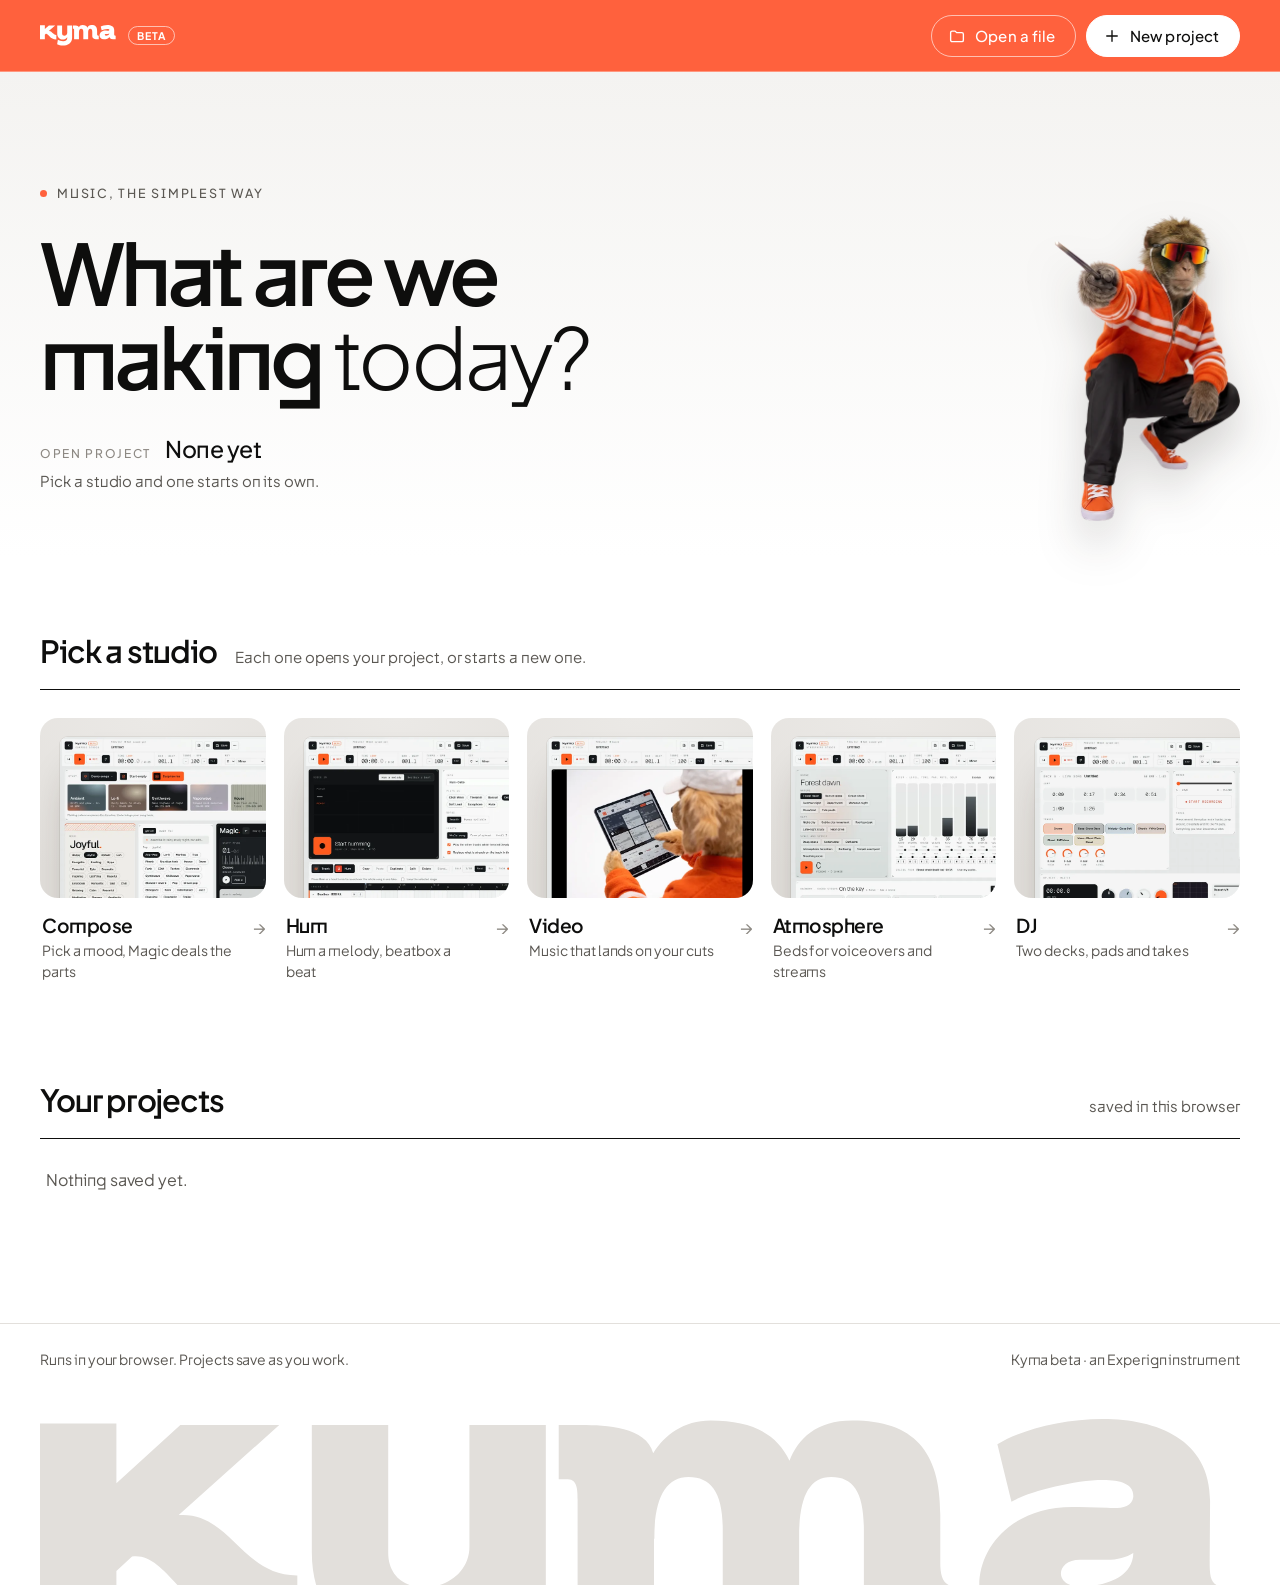
<file: index.html>
<!doctype html>
<html lang="en">
<head>
<meta charset="utf-8">
<meta name="viewport" content="width=device-width,initial-scale=1,viewport-fit=cover">
<style>body{margin:0}[hidden]{display:none!important}</style>
</head>
<body>
<title>Kyma</title>
<link rel="preconnect" href="https://fonts.googleapis.com">
<link rel="preconnect" href="https://fonts.gstatic.com" crossorigin>
<link rel="stylesheet" href="https://fonts.googleapis.com/css2?family=Plus+Jakarta+Sans:wght@300..800&display=swap">
<link rel="stylesheet" href="kyma.css">
<link rel="stylesheet" href="home.css">
<style>[hidden]{display:none!important}</style>
<header class="k-bar">
  <div class="k-in k-bar-in">
    <a class="k-brand" href="index.html" aria-label="Kyma home"><svg class="wordmark" role="img" aria-label="Kyma" viewBox="0 0 116 32" fill="currentColor"><path d="M93.9072 8.00663L92.5469 2.44863C94.7234 1.08828 98.8045 0 102.73 0C108.055 0 113.185 2.02109 113.108 8.0455L113.069 13.7201V13.7978C113.069 15.5469 113.185 16.2853 115.012 16.2853H115.284V21.5713C109.726 21.5713 106.384 21.2215 105.801 18.1121C104.324 20.4441 101.409 21.7267 97.4053 21.7656C92.9355 21.8045 90.7979 19.0449 90.7979 16.0521C90.7979 12.3598 94.0627 8.23983 100.398 8.5119L103.158 8.58964C104.246 8.66737 105.567 8.62851 105.684 7.54023V7.38476C105.684 6.29648 104.44 5.90781 102.769 5.90781C99.6984 5.90781 95.1898 7.19042 93.9072 8.00663ZM105.684 12.9428C105.023 13.3703 104.168 13.6035 103.119 13.6035H100.631C99.3486 13.5646 98.6879 14.2642 98.6879 14.925C98.6879 15.5857 99.3486 16.2465 100.709 16.2076C102.03 16.1687 105.567 15.7412 105.684 13.0205V12.9428Z"/><path d="M59.3531 21.5713H51.9684V7.77342C51.9684 6.95721 51.9684 5.83007 51.0355 5.83007H50.1416V0.583002H51.0355C51.3854 0.583002 51.8129 0.583002 52.3182 0.583002C54.7279 0.583002 58.6146 0.777337 59.2754 3.3037C60.4025 1.55468 62.1904 0.155464 64.8334 0.155464C68.7978 0.155464 71.2465 1.43808 72.4513 4.04218C73.2676 1.94335 75.0166 0.155464 78.5146 0.155464C84.5002 0.155464 87.0265 3.14823 87.0265 9.21151V13.8367C87.0265 15.5857 87.4541 16.3242 89.242 16.3242H89.514L89.5529 21.5713C88.9699 21.5713 88.2703 21.6101 87.4929 21.6101C84.0726 21.6101 79.6418 21.1826 79.6418 16.6351V10.6885C79.6418 7.15155 78.6701 5.59686 76.4935 5.59686C74.3558 5.59686 73.5008 7.50135 73.3842 10.8051V21.5713H65.9994V10.6885C65.9994 7.15155 64.9111 5.59686 62.6957 5.59686C60.4414 5.59686 59.3531 7.77342 59.392 11.5824H59.3531V21.5713Z"/><path d="M26.2756 12.9039V0.583015H33.6603V12.9039C33.6603 15.2359 35.3316 16.2853 37.1584 16.2853C39.2572 16.2853 41.5115 14.8473 41.5115 12.3209V0.583015H48.8963V19.2781C48.8963 27.4402 42.5221 31.3269 34.2822 31.3269C31.6781 31.3269 28.4521 30.433 26.1201 29.267L27.2084 22.543C29.0352 23.9033 32.3389 24.7973 35.2928 24.7973C39.6459 24.7973 41.5504 23.0094 41.5504 19.5891V18.6562C39.918 20.9883 37.3139 22.1543 34.7098 22.1543C30.5121 22.1543 26.2756 19.0838 26.2756 12.9039Z"/><path d="M0 21.5713V0.424309H7.38476V6.21876L13.5646 0.583019H23.126L13.4092 9.28926C18.3842 8.93946 19.4724 15.1582 24.875 15.1193V21.96C14.5363 21.96 13.0205 12.7096 8.90058 13.2926L7.38476 14.6918V21.5713H0Z"/></svg><span class="k-beta">beta</span></a>
    <nav class="k-nav" aria-label="Projects">
      <button class="k-pill ghost" id="hImport" type="button"><svg viewBox="0 0 24 24" aria-hidden="true"><path d="M3.5 7.5a2 2 0 0 1 2-2h4l2 2h7a2 2 0 0 1 2 2v8a2 2 0 0 1-2 2h-13a2 2 0 0 1-2-2z"/></svg><span>Open a file</span></button>
      <button class="k-pill" id="hNew" type="button"><svg viewBox="0 0 24 24" aria-hidden="true"><path d="M12 5v14M5 12h14"/></svg><span>New project</span></button>
      <input type="file" id="hFile" accept=".kyma,.spectral,.json,application/json" hidden>
    </nav>
  </div>
</header>

<main class="k-home" id="app" data-studio="home">
  <div class="k-band">
  <section class="k-in k-hero" aria-labelledby="hTitle">
    <div class="k-hero-copy">
      <p class="k-eyebrow">Music, the simplest way</p>
      <h1 id="hTitle">What are we making <span class="soft">today?</span></h1>
      <p class="k-cur" aria-live="polite"><span class="k-cur-l">Open project</span><b id="hCurName">None yet</b><span id="hCurMeta"></span></p>
    </div>
    <img class="k-mascot" src="media/monkey.webp" alt="" width="374" height="616" decoding="async">
  </section>
  </div>

  <section class="k-in k-pick" aria-labelledby="hPick">
    <div class="k-sec-h"><h2 id="hPick">Pick a studio</h2><p>Each one opens your project, or starts a new one.</p></div>
    <nav class="k-studios" aria-label="Studios">
      <a class="studio k-card" href="compose.html" data-studio="compose"><span class="k-stage" aria-hidden="true"><span class="k-screen"><img src="media/studio-compose.webp" alt="" width="1080" height="675" decoding="async"></span></span><span class="k-cap"><b>Compose</b><small>Pick a mood, Magic deals the parts</small></span><span class="k-ar" aria-hidden="true">→</span></a>
      <a class="studio k-card" href="hum.html" data-studio="hum"><span class="k-stage" aria-hidden="true"><span class="k-screen"><img src="media/studio-hum.webp" alt="" width="1080" height="675" decoding="async"></span></span><span class="k-cap"><b>Hum</b><small>Hum a melody, beatbox a beat</small></span><span class="k-ar" aria-hidden="true">→</span></a>
      <a class="studio k-card" href="video.html" data-studio="video"><span class="k-stage" aria-hidden="true"><span class="k-screen"><img src="media/studio-video.webp" alt="" width="1080" height="675" decoding="async"></span></span><span class="k-cap"><b>Video</b><small>Music that lands on your cuts</small></span><span class="k-ar" aria-hidden="true">→</span></a>
      <a class="studio k-card" href="atmos.html" data-studio="atmos"><span class="k-stage" aria-hidden="true"><span class="k-screen"><img src="media/studio-atmos.webp" alt="" width="1080" height="675" decoding="async"></span></span><span class="k-cap"><b>Atmosphere</b><small>Beds for voiceovers and streams</small></span><span class="k-ar" aria-hidden="true">→</span></a>
      <a class="studio k-card" href="dj.html" data-studio="dj"><span class="k-stage" aria-hidden="true"><span class="k-screen"><img src="media/studio-dj.webp" alt="" width="1080" height="675" decoding="async"></span></span><span class="k-cap"><b>DJ</b><small>Two decks, pads and takes</small></span><span class="k-ar" aria-hidden="true">→</span></a>
    </nav>
  </section>

  <section class="k-in k-projects" aria-labelledby="hProjTitle">
    <div class="k-sec-h k-ph"><h2 id="hProjTitle">Your projects</h2><span class="k-meta" id="hCount"></span><span class="grow"></span><span class="k-meta" id="hSync"></span><input id="hSearch" class="k-search" placeholder="Find a project" aria-label="Find a project" spellcheck="false" hidden></div>
    <div class="h-list" id="hList" role="list"></div>
  </section>
</main>

<footer class="k-foot">
  <div class="k-in k-foot-row"><span>Runs in your browser. Projects save as you work.</span><span>Kyma beta · an Experign instrument</span></div>
  <div class="k-in k-foot-mark" aria-hidden="true"><svg class="wordmark" role="img" aria-label="Kyma" viewBox="0 0 116 32" fill="currentColor"><path d="M93.9072 8.00663L92.5469 2.44863C94.7234 1.08828 98.8045 0 102.73 0C108.055 0 113.185 2.02109 113.108 8.0455L113.069 13.7201V13.7978C113.069 15.5469 113.185 16.2853 115.012 16.2853H115.284V21.5713C109.726 21.5713 106.384 21.2215 105.801 18.1121C104.324 20.4441 101.409 21.7267 97.4053 21.7656C92.9355 21.8045 90.7979 19.0449 90.7979 16.0521C90.7979 12.3598 94.0627 8.23983 100.398 8.5119L103.158 8.58964C104.246 8.66737 105.567 8.62851 105.684 7.54023V7.38476C105.684 6.29648 104.44 5.90781 102.769 5.90781C99.6984 5.90781 95.1898 7.19042 93.9072 8.00663ZM105.684 12.9428C105.023 13.3703 104.168 13.6035 103.119 13.6035H100.631C99.3486 13.5646 98.6879 14.2642 98.6879 14.925C98.6879 15.5857 99.3486 16.2465 100.709 16.2076C102.03 16.1687 105.567 15.7412 105.684 13.0205V12.9428Z"/><path d="M59.3531 21.5713H51.9684V7.77342C51.9684 6.95721 51.9684 5.83007 51.0355 5.83007H50.1416V0.583002H51.0355C51.3854 0.583002 51.8129 0.583002 52.3182 0.583002C54.7279 0.583002 58.6146 0.777337 59.2754 3.3037C60.4025 1.55468 62.1904 0.155464 64.8334 0.155464C68.7978 0.155464 71.2465 1.43808 72.4513 4.04218C73.2676 1.94335 75.0166 0.155464 78.5146 0.155464C84.5002 0.155464 87.0265 3.14823 87.0265 9.21151V13.8367C87.0265 15.5857 87.4541 16.3242 89.242 16.3242H89.514L89.5529 21.5713C88.9699 21.5713 88.2703 21.6101 87.4929 21.6101C84.0726 21.6101 79.6418 21.1826 79.6418 16.6351V10.6885C79.6418 7.15155 78.6701 5.59686 76.4935 5.59686C74.3558 5.59686 73.5008 7.50135 73.3842 10.8051V21.5713H65.9994V10.6885C65.9994 7.15155 64.9111 5.59686 62.6957 5.59686C60.4414 5.59686 59.3531 7.77342 59.392 11.5824H59.3531V21.5713Z"/><path d="M26.2756 12.9039V0.583015H33.6603V12.9039C33.6603 15.2359 35.3316 16.2853 37.1584 16.2853C39.2572 16.2853 41.5115 14.8473 41.5115 12.3209V0.583015H48.8963V19.2781C48.8963 27.4402 42.5221 31.3269 34.2822 31.3269C31.6781 31.3269 28.4521 30.433 26.1201 29.267L27.2084 22.543C29.0352 23.9033 32.3389 24.7973 35.2928 24.7973C39.6459 24.7973 41.5504 23.0094 41.5504 19.5891V18.6562C39.918 20.9883 37.3139 22.1543 34.7098 22.1543C30.5121 22.1543 26.2756 19.0838 26.2756 12.9039Z"/><path d="M0 21.5713V0.424309H7.38476V6.21876L13.5646 0.583019H23.126L13.4092 9.28926C18.3842 8.93946 19.4724 15.1582 24.875 15.1193V21.96C14.5363 21.96 13.0205 12.7096 8.90058 13.2926L7.38476 14.6918V21.5713H0Z"/></svg></div>
</footer>
<div class="pop" id="pop" hidden></div>
<div class="toast" id="toast" hidden></div>
<script>window.STUDIO='home';</script>
<script src="core-base.js"></script>
<script src="app-store.js"></script>
<script src="home.js"></script>

</body>
</html>
</file>
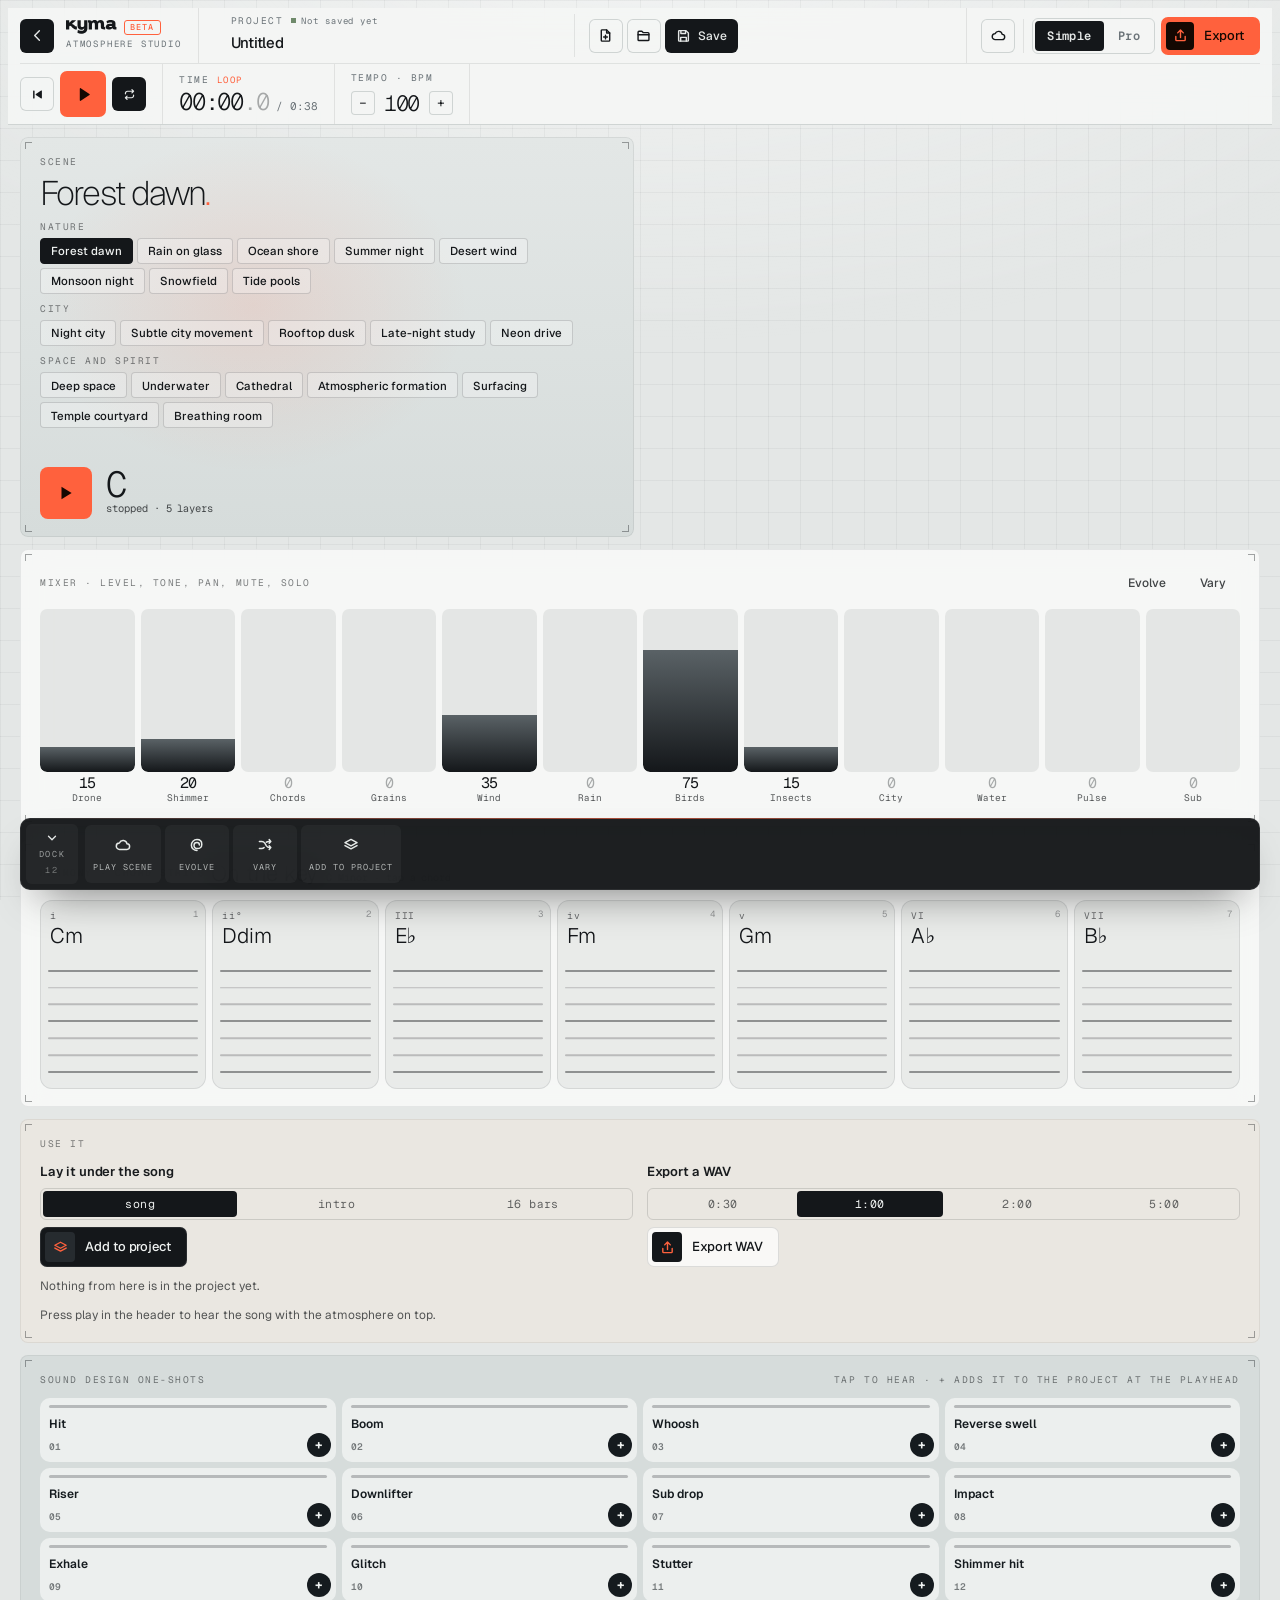
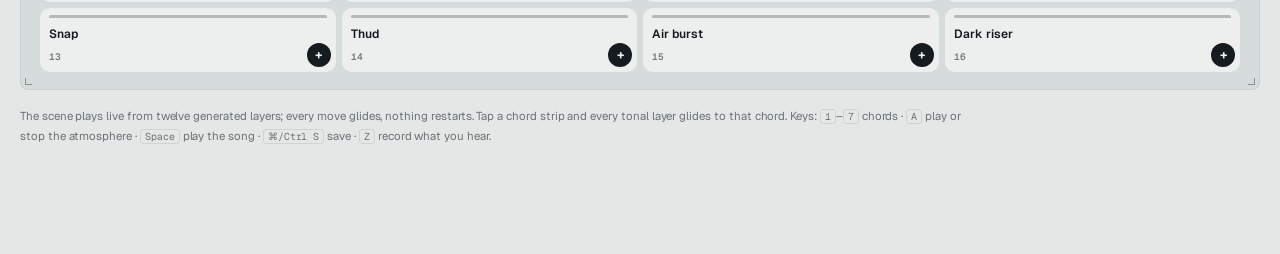
<file: atmos.html>
<!doctype html>
<html lang="en">
<head>
<meta charset="utf-8">
<meta name="viewport" content="width=device-width,initial-scale=1,viewport-fit=cover">
<title>Atmosphere · Kyma</title>
<link rel="preconnect" href="https://fonts.googleapis.com">
<link rel="preconnect" href="https://fonts.gstatic.com" crossorigin>
<link rel="stylesheet" href="https://fonts.googleapis.com/css2?family=Geist:wght@200..600&family=Geist+Mono:wght@300..500&display=swap">
<link rel="stylesheet" href="kyma.css">
<link rel="stylesheet" href="atmos.css">
<link rel="stylesheet" href="chords.css">
<style>[hidden]{display:none!important}</style>
</head>
<body class="studio-atmos">
<div class="app" id="app" data-studio="atmos">
  <header class="cmdbar" id="cmdbar" aria-label="Project and transport">
    <div class="cb-r1">
      <div class="cb-id">
        <button id="homeBtn" class="cb-home" title="All studios and projects" aria-label="Back to the Kyma home screen" data-icon="back"></button>
        <div class="cb-brand"><div class="cb-logo"><svg class="wordmark" role="img" aria-label="Kyma" viewBox="0 0 116 32" fill="currentColor"><path d="M93.9072 8.00663L92.5469 2.44863C94.7234 1.08828 98.8045 0 102.73 0C108.055 0 113.185 2.02109 113.108 8.0455L113.069 13.7201V13.7978C113.069 15.5469 113.185 16.2853 115.012 16.2853H115.284V21.5713C109.726 21.5713 106.384 21.2215 105.801 18.1121C104.324 20.4441 101.409 21.7267 97.4053 21.7656C92.9355 21.8045 90.7979 19.0449 90.7979 16.0521C90.7979 12.3598 94.0627 8.23983 100.398 8.5119L103.158 8.58964C104.246 8.66737 105.567 8.62851 105.684 7.54023V7.38476C105.684 6.29648 104.44 5.90781 102.769 5.90781C99.6984 5.90781 95.1898 7.19042 93.9072 8.00663ZM105.684 12.9428C105.023 13.3703 104.168 13.6035 103.119 13.6035H100.631C99.3486 13.5646 98.6879 14.2642 98.6879 14.925C98.6879 15.5857 99.3486 16.2465 100.709 16.2076C102.03 16.1687 105.567 15.7412 105.684 13.0205V12.9428Z"/><path d="M59.3531 21.5713H51.9684V7.77342C51.9684 6.95721 51.9684 5.83007 51.0355 5.83007H50.1416V0.583002H51.0355C51.3854 0.583002 51.8129 0.583002 52.3182 0.583002C54.7279 0.583002 58.6146 0.777337 59.2754 3.3037C60.4025 1.55468 62.1904 0.155464 64.8334 0.155464C68.7978 0.155464 71.2465 1.43808 72.4513 4.04218C73.2676 1.94335 75.0166 0.155464 78.5146 0.155464C84.5002 0.155464 87.0265 3.14823 87.0265 9.21151V13.8367C87.0265 15.5857 87.4541 16.3242 89.242 16.3242H89.514L89.5529 21.5713C88.9699 21.5713 88.2703 21.6101 87.4929 21.6101C84.0726 21.6101 79.6418 21.1826 79.6418 16.6351V10.6885C79.6418 7.15155 78.6701 5.59686 76.4935 5.59686C74.3558 5.59686 73.5008 7.50135 73.3842 10.8051V21.5713H65.9994V10.6885C65.9994 7.15155 64.9111 5.59686 62.6957 5.59686C60.4414 5.59686 59.3531 7.77342 59.392 11.5824H59.3531V21.5713Z"/><path d="M26.2756 12.9039V0.583015H33.6603V12.9039C33.6603 15.2359 35.3316 16.2853 37.1584 16.2853C39.2572 16.2853 41.5115 14.8473 41.5115 12.3209V0.583015H48.8963V19.2781C48.8963 27.4402 42.5221 31.3269 34.2822 31.3269C31.6781 31.3269 28.4521 30.433 26.1201 29.267L27.2084 22.543C29.0352 23.9033 32.3389 24.7973 35.2928 24.7973C39.6459 24.7973 41.5504 23.0094 41.5504 19.5891V18.6562C39.918 20.9883 37.3139 22.1543 34.7098 22.1543C30.5121 22.1543 26.2756 19.0838 26.2756 12.9039Z"/><path d="M0 21.5713V0.424309H7.38476V6.21876L13.5646 0.583019H23.126L13.4092 9.28926C18.3842 8.93946 19.4724 15.1582 24.875 15.1193V21.96C14.5363 21.96 13.0205 12.7096 8.90058 13.2926L7.38476 14.6918V21.5713H0Z"/></svg><span class="beta">beta</span></div><span class="cb-studio">Atmosphere studio</span></div>
      </div>
      <div class="cb-file">
        <label class="cb-field cb-namefield"><span class="cb-cap">project <i id="saveState" class="savestate" aria-live="polite"></i></span>
          <input id="projName" class="cb-name" aria-label="Project name" value="Untitled" spellcheck="false" title="Rename the project"></label>
        <div class="cb-filebtns" role="group" aria-label="Project file">
          <button id="newBtn" class="ibtn icon" title="New project in this studio" aria-label="New project" data-icon="new"></button>
          <button id="openBtn" class="ibtn icon" title="Open a .kyma project file" aria-label="Open a project file" data-icon="open"></button>
          <button id="saveBtn" class="ibtn strong" title="Save the project (⌘S / Ctrl S)" data-icon="save"><span class="ib-t">Save</span></button>
          <button id="fileBtn" class="ibtn icon" aria-haspopup="menu" aria-label="More file actions" title="Save a copy, download or open a project file" data-icon="more"></button>
        </div>
      </div>
      <div class="cb-act">
        <div class="cb-pins" id="cbPins" role="group" aria-label="Your header controls"></div>
        
        <div class="seg modesw" id="modeSw" role="group" aria-label="How much of the studio to show" title="Simple shows only what you need to make a track. Pro shows every control."><button type="button" data-m="simple" aria-pressed="true">Simple</button><button type="button" data-m="pro" aria-pressed="false">Pro</button></div>
        <button id="exportBtn" class="cta hot" title="Render the atmosphere as a WAV"><span class="cta-ic" data-icon="export"></span><span class="cta-t">Export</span></button>
      </div>
    </div>
    <div class="cb-r2">
      <div class="cb-transport" role="group" aria-label="Transport">
        <button id="restartBtn" class="cb-round" aria-label="Back to the start" title="Back to the start (Home)" data-icon="restart"></button>
        <button id="playBtn" class="cb-play" aria-label="Play (Space)" title="Play / pause (Space)"></button>
        <button id="recBtn" class="cb-rec" title="Record everything you hear, live (Z)"><i></i><span id="recLbl">REC</span></button>
        <button id="loopBtn" class="cb-round toggle" aria-pressed="true" aria-label="Loop" title="Loop the song (or the selection) instead of stopping at the end" data-icon="loop"></button>
      </div>
      <div class="cb-field cb-time" title="Where you are / total song length"><span class="cb-cap">time <small id="clockMode">LOOP</small></span><div class="clock"><b id="clockNow">00:00<i>.0</i></b><span class="ctot">/ <b id="clockTot">0:00</b></span></div></div>
      <div class="cb-field cb-pos" title="Bar and beat at the playhead"><span class="cb-cap">bar · beat</span><b id="clockBar" class="cb-read">001.1</b></div>
      <div class="cb-field cb-bpm" title="This project's tempo"><span class="cb-cap">tempo · bpm</span>
        <div class="cb-ctl"><button id="bpmDown" class="cb-step" aria-label="Slower">−</button><input id="bpm" type="number" min="40" max="220" inputmode="numeric" aria-label="Tempo in BPM"><button id="bpmUp" class="cb-step" aria-label="Faster">+</button><button id="tapBtn" class="cb-tap" title="Tap the beat to set the tempo (T)">tap</button></div></div>
      <div class="cb-field cb-key" title="This project's key. The drone and shimmer follow it."><span class="cb-cap">key</span>
        <div class="cb-ctl"><select id="root" class="sel" aria-label="Root note"></select><select id="scale" class="sel" aria-label="Scale"></select></div></div>
      <div class="cb-field cb-out" title="Output level, left and right"><span class="cb-cap">output</span><div class="cb-meter" id="cbMeter"><i></i><i></i></div></div>
    </div>
    <input id="openFile" type="file" accept=".kyma,.spectral,.json,application/json" hidden>
  </header>
  <section class="atmos bento" aria-label="Atmosphere studio">
    <div class="tile tile-blur at-scene" id="atScene">
      <canvas id="atViz" class="at-viz" aria-hidden="true"></canvas>
      <span class="lbl">scene</span>
      <h2 class="mgword" id="atTitle"></h2>
      <div class="at-scenes" id="atScenes" role="group" aria-label="Scenes"></div>
      <div class="at-transport"><button class="playbtn" id="atPlay" aria-label="Play the atmosphere" title="Play or stop the atmosphere (A)"></button>
        <div class="at-read"><b class="ennum" id="atKey">D</b><small><span id="atState">stopped</span> · <span id="atCount"></span></small></div></div>
    </div>
    <div class="tile tile-paper at-layers">
      <div class="at-head"><span class="lbl" title="Faders: drag, scroll or use the arrow keys; shift-drag for fine moves. Double-click a tone or pan slider to reset it.">mixer · level, tone, pan, mute, solo</span><span class="grow"></span>
        <button class="btn ghost evolve" id="atEvolve" aria-pressed="false" title="Let the layers drift slowly on their own">Evolve</button><button class="btn ghost" id="atVary" title="A one-off variation of this mix">Vary</button><button class="btn ghost" id="atResetMix" title="Centre every pan, open every tone, clear mutes and solos">Reset mix</button><button class="btn ghost" id="atClear">Clear</button></div>
      <div class="at-faders" id="atFaders"></div>
      <div class="at-sample"><span class="lbl">grains from</span><b id="atSampleName"></b><button class="btn ghost" id="atLoad">Use my audio…</button><input type="file" id="atFile" accept="audio/*" hidden></div>
    </div>
    <div class="tile tile-ink at-macros">
      <span class="lbl">shape</span>
      <div class="knobs" id="atKnobs"></div>
    </div>
    <div class="tile tile-paper at-harmony">
      <div class="at-head"><span class="lbl">harmony · chord strips</span>
        <div class="cs-now"><b id="atChord">On the key</b><small id="atChordR"></small></div><span class="grow"></span>
        <div class="seg" id="atCol" role="group" aria-label="Chord colour"><button data-v="0">Triad</button><button data-v="1">7th</button><button data-v="2">Sus2</button><button data-v="3">Sus4</button></div>
        <span class="lbl">strum</span><div class="seg" id="atStrum" role="group" aria-label="Strum sound"><button data-v="harp">Harp</button><button data-v="kalimba">Kalimba</button><button data-v="vibraphone">Vibes</button><button data-v="off">Off</button></div>
        <button class="btn ghost" id="atKeyOnly" title="Let the scene rest on the key again">Key only</button></div>
      <div id="atStrips"></div>
      <div class="cs-tools at-progrow"><span class="lbl">progression</span>
        <button class="btn ghost evolve" id="atBuild" aria-pressed="false" title="While on, every chord you tap joins the progression (up to eight)">Build</button>
        <div class="cs-prog" id="atProg"></div><span class="grow"></span>
        <button class="btn ghost evolve" id="atCycle" aria-pressed="false" title="Walk through the progression on its own">Cycle</button>
        <div class="seg" id="atCyc" role="group" aria-label="Time on each chord"><button data-v="4">4 s</button><button data-v="8">8 s</button><button data-v="16">16 s</button><button data-v="32">32 s</button></div>
        <button class="btn ghost" id="atProgClear">Clear</button></div>
    </div>
    <div class="tile tile-metal at-presets-tile">
      <div class="at-pcol">
        <span class="lbl">my presets</span>
        <div class="at-presets" id="atPresets"></div>
        <div class="at-save"><input id="atPresetName" class="at-input" placeholder="Name this mix" maxlength="40" aria-label="Preset name" spellcheck="false"><button class="btn primary" id="atPresetSave">Save preset</button></div>
      </div>
      <div class="at-pcol">
        <span class="lbl">morph between two mixes</span>
        <div class="at-morph"><button class="slot" id="atSetA" title="Make the current mix slot A">A <b>empty</b></button><input type="range" id="atMorph" min="0" max="100" value="0" aria-label="Morph from A to B"><button class="slot" id="atSetB" title="Make the current mix slot B">B <b>empty</b></button></div>
        <div class="at-morphopts"><button class="btn ghost evolve" id="atAuto" aria-pressed="false" title="Drift from A to B and back on its own">Auto morph</button><div class="seg" id="atAutoLen" role="group" aria-label="Auto morph cycle"><button data-v="30">30 s</button><button data-v="120">2 min</button><button data-v="300">5 min</button></div></div>
        <p class="hint">Set A, change the mix, set B, then slide. Every layer, pan, tone and the space glide between them.</p>
      </div>
    </div>
    <div class="tile tile-sand at-use">
      <span class="lbl">use it</span>
      <div class="at-userow">
        <div class="at-useblock"><b>Lay it under the song</b>
          <div class="seg" id="atRange" role="group" aria-label="Where to add it"><button data-v="song" title="Under the whole song">song</button><button data-v="intro" title="Under the first 8 bars">intro</button><button data-v="16" title="16 bars from the playhead">16 bars</button></div>
          <div class="at-acts"><button class="cta ink" id="atSend"><span class="cta-ic" data-icon="layers"></span><span class="cta-t">Add to project</span></button><button class="btn ghost" id="atToCompose">Open Compose</button></div>
        </div>
        <div class="at-useblock"><b>Export a WAV</b>
          <div class="seg" id="atSecs" role="group" aria-label="Length"><button data-v="30">0:30</button><button data-v="60">1:00</button><button data-v="120">2:00</button><button data-v="300">5:00</button></div>
          <div class="at-acts"><button class="cta glass" id="atExport"><span class="cta-ic" data-icon="export"></span><span class="cta-t">Export WAV</span></button></div>
        </div>
      </div>
      <p class="hint" id="atInProject"></p>
      <p class="hint">Press play in the header to hear the song with the atmosphere on top.</p>
    </div>
    <div class="tile tile-sage at-fx">
      <div class="at-head"><span class="lbl">sound design one-shots</span><span class="grow"></span><span class="lbl">tap to hear · + adds it to the project at the playhead</span></div>
      <div class="at-pads" id="atPads"></div>
    </div>
  </section>
  <p class="foot">The scene plays live from twelve generated layers; every move glides, nothing restarts. Tap a chord strip and every tonal layer glides to that chord. Keys: <kbd>1</kbd>–<kbd>7</kbd> chords · <kbd>A</kbd> play or stop the atmosphere · <kbd>Space</kbd> play the song · <kbd>⌘/Ctrl S</kbd> save · <kbd>Z</kbd> record what you hear.</p>
</div>
<div class="pop" id="pop" hidden></div>
<div class="humhud" id="humHud" hidden role="status" aria-live="polite"><span class="hdot"></span><div class="hhtxt"><b id="hhTitle"></b><span id="hhTime"></span></div><div class="hhbar"><i id="hhFill"></i></div><button class="btn rec" id="hhStop">■ Stop and make notes</button><button class="btn ghost" id="hhCancel">Cancel</button></div>
<div class="toast" id="toast" hidden></div>
<footer class="dock" id="dock" aria-label="Your dock" data-open="true">
  <button class="dk-handle" id="dockToggle" aria-expanded="true" aria-controls="dockRow"><span class="dk-chev" data-icon="chevDown"></span><span class="dk-title">Dock</span><span class="dk-count" id="dockCount">0</span></button>
  <div class="dk-row" id="dockRow" role="toolbar" aria-label="Your controls"></div>
  <button class="dk-edit" id="dockEdit" title="Choose what lives in the dock and the header" data-icon="pin"><span>Customise</span></button>
</footer>
<div class="sheet" id="dockSheet" hidden>
  <div class="sheetcard wide dksheet" role="dialog" aria-modal="true" aria-labelledby="dkT">
    <div class="rackhead"><div><span class="lbl">your panels</span><h3 id="dkT">Pin the controls you reach for</h3></div><button class="btn primary" id="dkDone">Done</button></div>
    <p class="hint">The dock stays at the bottom of every screen in this studio and folds away when you need room. Header pins sit next to Export. Your choice is remembered per studio.</p>
    <div class="dk-cols">
      <div class="dk-col"><span class="lbl">in the dock</span><div class="dk-mine" id="dkMine"></div></div>
      <div class="dk-col"><span class="lbl">in the header · up to four</span><div class="dk-mine" id="dkHead"></div></div>
    </div>
    <div class="dk-all" id="dkAll"></div>
    <div class="sheetactions"><button class="btn ghost" id="dkReset">Reset to this studio’s defaults</button></div>
  </div>
</div>

<script>window.STUDIO='atmos';</script>
<script src="core-base.js"></script>
<script src="core-harmony.js"></script>
<script src="core-dsp.js"></script>
<script src="core-instruments.js"></script>
<script src="core-engine.js"></script>
<script src="core-songgen.js"></script>
<script src="core-atmos-engine.js"></script>
<script src="core-output.js"></script>
<script src="core-recorder.js"></script>
<script src="app-state.js"></script>
<script src="app-store.js"></script>
<script src="app-project.js"></script>
<script src="app-dock.js"></script>
<script src="app-shell.js"></script>
<script src="feature-chordstrip.js"></script>
<script src="studio-atmos.js"></script>
</body>
</html>
</file>
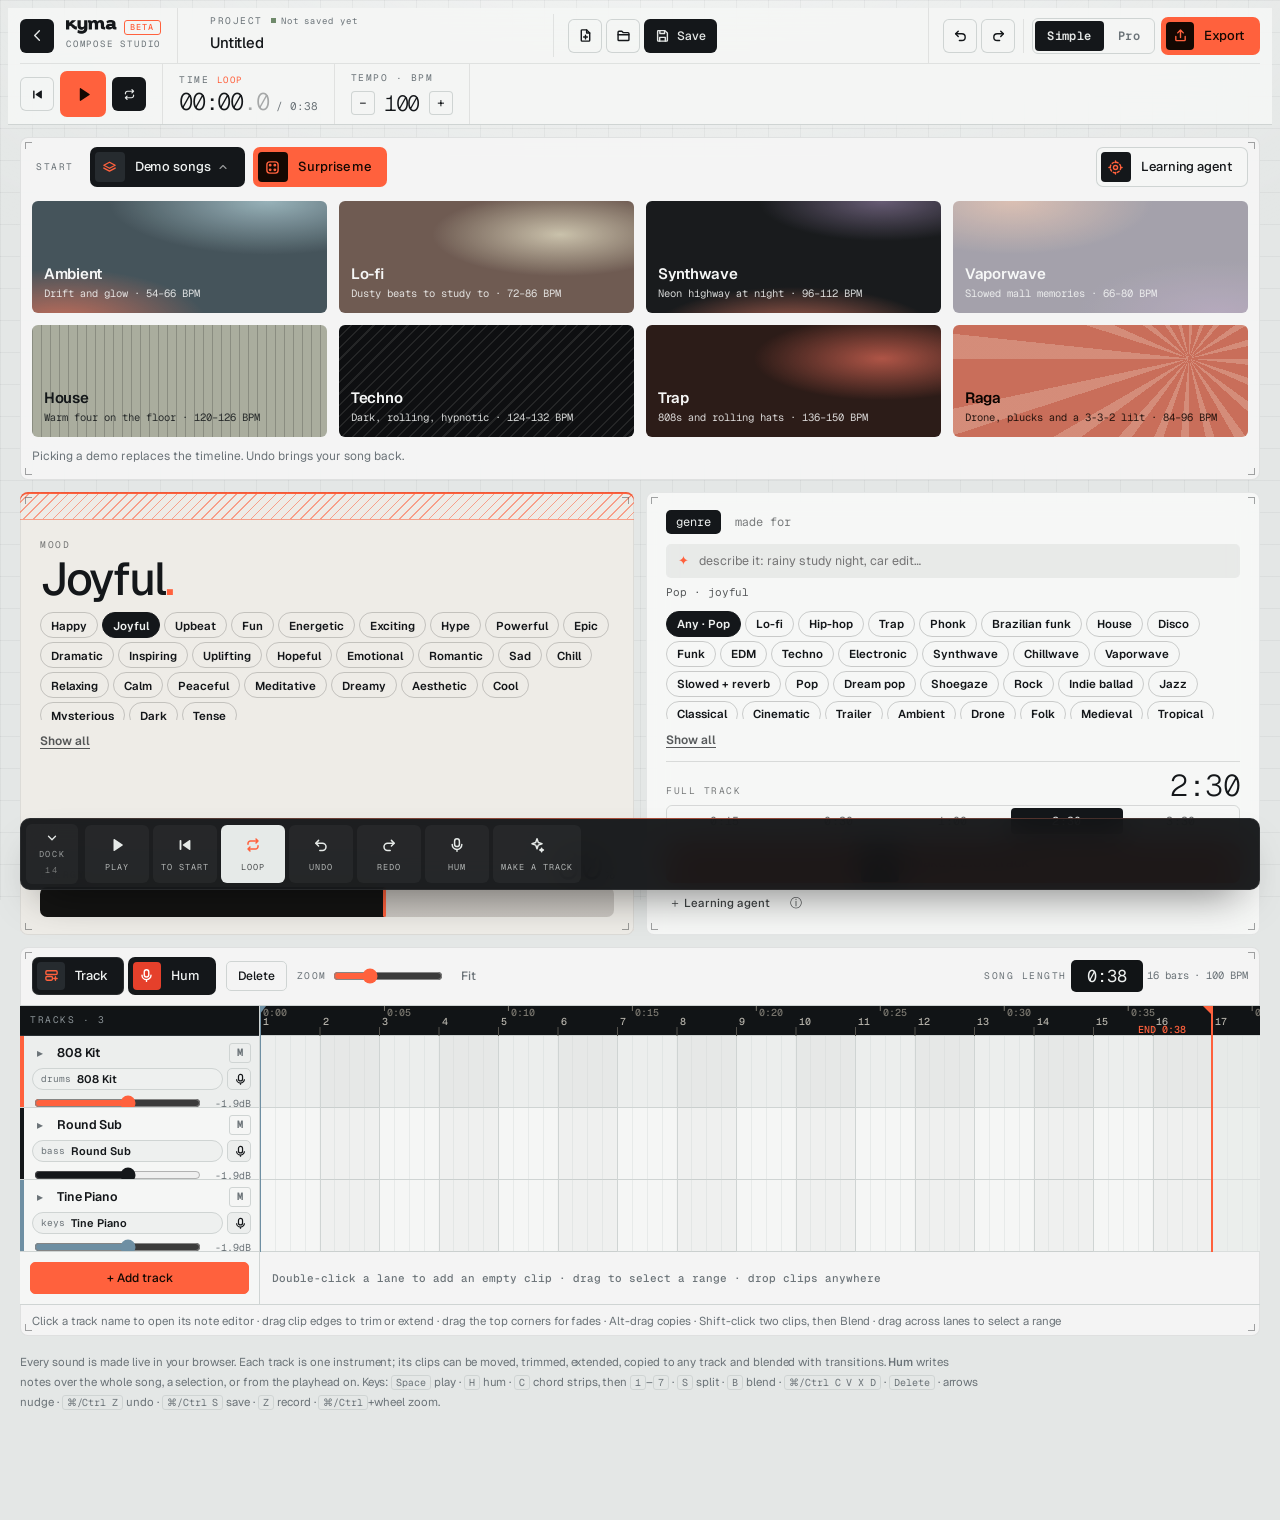
<file: compose.html>
<!doctype html>
<html lang="en">
<head>
<meta charset="utf-8">
<meta name="viewport" content="width=device-width,initial-scale=1,viewport-fit=cover">
<title>Compose · Kyma</title>
<link rel="preconnect" href="https://fonts.googleapis.com">
<link rel="preconnect" href="https://fonts.gstatic.com" crossorigin>
<link rel="stylesheet" href="https://fonts.googleapis.com/css2?family=Geist:wght@200..600&family=Geist+Mono:wght@300..500&display=swap">
<link rel="stylesheet" href="kyma.css">
<link rel="stylesheet" href="timeline.css">
<link rel="stylesheet" href="magic.css">
<link rel="stylesheet" href="chords.css">
<link rel="stylesheet" href="agent.css">
<style>[hidden]{display:none!important}</style>
</head>
<body class="studio-compose">
<div class="app" id="app" data-studio="compose">
  <header class="cmdbar" id="cmdbar" aria-label="Project and transport">
    <div class="cb-r1">
      <div class="cb-id">
        <button id="homeBtn" class="cb-home" title="All studios and projects" aria-label="Back to the Kyma home screen" data-icon="back"></button>
        <div class="cb-brand"><div class="cb-logo"><svg class="wordmark" role="img" aria-label="Kyma" viewBox="0 0 116 32" fill="currentColor"><path d="M93.9072 8.00663L92.5469 2.44863C94.7234 1.08828 98.8045 0 102.73 0C108.055 0 113.185 2.02109 113.108 8.0455L113.069 13.7201V13.7978C113.069 15.5469 113.185 16.2853 115.012 16.2853H115.284V21.5713C109.726 21.5713 106.384 21.2215 105.801 18.1121C104.324 20.4441 101.409 21.7267 97.4053 21.7656C92.9355 21.8045 90.7979 19.0449 90.7979 16.0521C90.7979 12.3598 94.0627 8.23983 100.398 8.5119L103.158 8.58964C104.246 8.66737 105.567 8.62851 105.684 7.54023V7.38476C105.684 6.29648 104.44 5.90781 102.769 5.90781C99.6984 5.90781 95.1898 7.19042 93.9072 8.00663ZM105.684 12.9428C105.023 13.3703 104.168 13.6035 103.119 13.6035H100.631C99.3486 13.5646 98.6879 14.2642 98.6879 14.925C98.6879 15.5857 99.3486 16.2465 100.709 16.2076C102.03 16.1687 105.567 15.7412 105.684 13.0205V12.9428Z"/><path d="M59.3531 21.5713H51.9684V7.77342C51.9684 6.95721 51.9684 5.83007 51.0355 5.83007H50.1416V0.583002H51.0355C51.3854 0.583002 51.8129 0.583002 52.3182 0.583002C54.7279 0.583002 58.6146 0.777337 59.2754 3.3037C60.4025 1.55468 62.1904 0.155464 64.8334 0.155464C68.7978 0.155464 71.2465 1.43808 72.4513 4.04218C73.2676 1.94335 75.0166 0.155464 78.5146 0.155464C84.5002 0.155464 87.0265 3.14823 87.0265 9.21151V13.8367C87.0265 15.5857 87.4541 16.3242 89.242 16.3242H89.514L89.5529 21.5713C88.9699 21.5713 88.2703 21.6101 87.4929 21.6101C84.0726 21.6101 79.6418 21.1826 79.6418 16.6351V10.6885C79.6418 7.15155 78.6701 5.59686 76.4935 5.59686C74.3558 5.59686 73.5008 7.50135 73.3842 10.8051V21.5713H65.9994V10.6885C65.9994 7.15155 64.9111 5.59686 62.6957 5.59686C60.4414 5.59686 59.3531 7.77342 59.392 11.5824H59.3531V21.5713Z"/><path d="M26.2756 12.9039V0.583015H33.6603V12.9039C33.6603 15.2359 35.3316 16.2853 37.1584 16.2853C39.2572 16.2853 41.5115 14.8473 41.5115 12.3209V0.583015H48.8963V19.2781C48.8963 27.4402 42.5221 31.3269 34.2822 31.3269C31.6781 31.3269 28.4521 30.433 26.1201 29.267L27.2084 22.543C29.0352 23.9033 32.3389 24.7973 35.2928 24.7973C39.6459 24.7973 41.5504 23.0094 41.5504 19.5891V18.6562C39.918 20.9883 37.3139 22.1543 34.7098 22.1543C30.5121 22.1543 26.2756 19.0838 26.2756 12.9039Z"/><path d="M0 21.5713V0.424309H7.38476V6.21876L13.5646 0.583019H23.126L13.4092 9.28926C18.3842 8.93946 19.4724 15.1582 24.875 15.1193V21.96C14.5363 21.96 13.0205 12.7096 8.90058 13.2926L7.38476 14.6918V21.5713H0Z"/></svg><span class="beta">beta</span></div><span class="cb-studio">Compose studio</span></div>
      </div>
      <div class="cb-file">
        <label class="cb-field cb-namefield"><span class="cb-cap">project <i id="saveState" class="savestate" aria-live="polite"></i></span>
          <input id="projName" class="cb-name" aria-label="Project name" value="Untitled" spellcheck="false" title="Rename the project"></label>
        <div class="cb-filebtns" role="group" aria-label="Project file">
          <button id="newBtn" class="ibtn icon" title="New project in this studio" aria-label="New project" data-icon="new"></button>
          <button id="openBtn" class="ibtn icon" title="Open a .kyma project file" aria-label="Open a project file" data-icon="open"></button>
          <button id="saveBtn" class="ibtn strong" title="Save the project (⌘S / Ctrl S)" data-icon="save"><span class="ib-t">Save</span></button>
          <button id="fileBtn" class="ibtn icon" aria-haspopup="menu" aria-label="More file actions" title="Save a copy, download or open a project file" data-icon="more"></button>
        </div>
      </div>
      <div class="cb-act">
        <div class="cb-pins" id="cbPins" role="group" aria-label="Your header controls"></div>
        <button id="masterBtn" class="ibtn" title="The song's mix bus: space, glue, tape, width, tone" data-icon="sliders"><span class="ib-t">Master</span></button>
        <div class="seg modesw" id="modeSw" role="group" aria-label="How much of the studio to show" title="Simple shows only what you need to make a track. Pro shows every control."><button type="button" data-m="simple" aria-pressed="true">Simple</button><button type="button" data-m="pro" aria-pressed="false">Pro</button></div>
        <button id="exportBtn" class="cta hot" title="Render the song as a mastered WAV, with stems if you like"><span class="cta-ic" data-icon="export"></span><span class="cta-t">Export</span></button>
      </div>
    </div>
    <div class="cb-r2">
      <div class="cb-transport" role="group" aria-label="Transport">
        <button id="restartBtn" class="cb-round" aria-label="Back to the start" title="Back to the start (Home)" data-icon="restart"></button>
        <button id="playBtn" class="cb-play" aria-label="Play (Space)" title="Play / pause (Space)"></button>
        <button id="recBtn" class="cb-rec" title="Record everything you hear, live (Z)"><i></i><span id="recLbl">REC</span></button>
        <button id="loopBtn" class="cb-round toggle" aria-pressed="true" aria-label="Loop" title="Loop the song (or the selection) instead of stopping at the end" data-icon="loop"></button>
      </div>
      <div class="cb-field cb-time" title="Where you are / total song length"><span class="cb-cap">time <small id="clockMode">LOOP</small></span><div class="clock"><b id="clockNow">00:00<i>.0</i></b><span class="ctot">/ <b id="clockTot">0:00</b></span></div></div>
      <div class="cb-field cb-pos" title="Bar and beat at the playhead"><span class="cb-cap">bar · beat</span><b id="clockBar" class="cb-read">001.1</b></div>
      <div class="cb-field cb-bpm" title="This project's tempo"><span class="cb-cap">tempo · bpm</span>
        <div class="cb-ctl"><button id="bpmDown" class="cb-step" aria-label="Slower">−</button><input id="bpm" type="number" min="40" max="220" inputmode="numeric" aria-label="Tempo in BPM"><button id="bpmUp" class="cb-step" aria-label="Faster">+</button><button id="tapBtn" class="cb-tap" title="Tap the beat to set the tempo (T)">tap</button></div></div>
      <div class="cb-field cb-key" title="This project's key"><span class="cb-cap">key</span>
        <div class="cb-ctl"><select id="root" class="sel" aria-label="Root note"></select><select id="scale" class="sel" aria-label="Scale"></select></div></div>
      <div class="cb-field cb-out" title="Output level, left and right"><span class="cb-cap">output</span><div class="cb-meter" id="cbMeter"><i></i><i></i></div></div>
    </div>
    <input id="openFile" type="file" accept=".kyma,.spectral,.json,application/json" hidden>
  </header>
  <section class="panel startbar" id="vibesBox" aria-label="Start a song">
    <div class="sb-row">
      <span class="cb-cap sb-cap">start</span>
      <button class="cta ink" id="demoBtn" aria-expanded="false" aria-controls="vibeBody" title="Eight full bands with a demo each"><span class="cta-ic" data-icon="layers"></span><span class="cta-t">Demo songs</span><span class="sb-chev" data-icon="chevDown"></span></button>
      <button class="cta glass" id="blankBtn" title="An empty song with drums, bass and keys tracks"><span class="cta-ic" data-icon="new"></span><span class="cta-t">Start empty</span></button>
      <button class="cta hot" id="ideaBtn" title="Write a brand-new song in this vibe"><span class="cta-ic" data-icon="dice"></span><span class="cta-t">Surprise me</span></button>
      <span class="grow"></span>
      <button class="cta glass" id="agentBtn" title="Teach Kyma your taste from tracks you love, then share it as a file"><span class="cta-ic" data-icon="agent"></span><span class="cta-t">Learning agent</span><span class="sb-badge" id="agentBadge" hidden></span></button>
    </div>
    <div class="vbody" id="vibeBody" hidden>
      <div class="vibegrid" id="vibeGrid"></div>
      <p class="desc" id="desc" style="margin:0"></p>
      <p class="hint">Picking a demo replaces the timeline. Undo brings your song back.</p>
    </div>
  </section>
  <section class="magic bento" aria-label="Magic patches">
    <div class="tile tile-orange mg-mood">
      <div class="hatch" aria-hidden="true"></div>
      <span class="lbl">mood</span>
      <h2 class="mgword" id="mgMood"></h2>
      <div class="mchips" id="mgMoods" role="group" aria-label="Mood"></div>
      <div class="energy">
        <div class="enrow"><span class="lbl">energy</span><b class="ennum" id="mgEnergyN">60<small>%</small></b></div>
        <input id="mgEnergy" class="enbar" type="range" min="0" max="100" aria-label="Energy">
      </div>
    </div>
    <div class="tile tile-paper mg-genre">
      <div class="mgtabs" role="group" aria-label="Browse by"><button data-t="genre" aria-pressed="true">genre</button><button data-t="use" aria-pressed="false">made for</button></div>
      <label class="mgdesc"><span aria-hidden="true">✦</span><input id="mgDescribe" placeholder="describe it: rainy study night, car edit…" aria-label="Describe the music you want" spellcheck="false"></label>
      <div class="mgmatch" id="mgMatch" aria-live="polite"></div>
      <div class="mchips" id="mgGenres" role="group" aria-label="Genre"></div>
      <div class="mchips" id="mgUses" role="group" aria-label="Made for" hidden></div>
      <div class="mgtrack">
        <div class="enrow"><span class="lbl">full track</span><b class="ennum sm" id="mgLenN">2:30</b></div>
        <div class="seg" id="mgLen" role="group" aria-label="Track length"><button data-v="15">0:15</button><button data-v="30">0:30</button><button data-v="60">1:00</button><button data-v="150">2:30</button><button data-v="210">3:30</button></div>
        <button class="cta hot big mgmake" id="mgMake"><span class="cta-ic" data-icon="magic"></span><span class="cta-t">Make a track</span></button>
        <div class="mgmini"><button class="btn ghost" id="mgSlowed" title="Make the current song 20% slower, three semitones down, washed in reverb">Slowed + reverb</button><button class="btn ghost" id="mgLearn" title="Open the learning agent: teach Kyma your taste from tracks you love">＋ Learning agent</button><input type="file" id="mgLearnFile" accept="audio/*" hidden><button class="btn ghost" id="mgLearned" title="What the generator learned from the 29 reference tracks">ⓘ</button></div>
      </div>
      <div class="mgfit"><span id="mgFit"></span><button class="btn ghost" id="mgFitBtn">Match song to mood</button></div>
    </div>
    <div class="tile tile-ink mg-deckwrap">
      <div class="mg-head">
        <h2>Magic<i>.</i></h2>
        <button class="mgnav" id="mgFrom" title="Suggest from the end of the song" aria-label="Suggest from the end of the song">←</button>
        <span class="mg-anchor" id="mgAnchor"></span>
        <div class="mg-acts">
          <div class="seg seg-dark" id="mgBars" role="group" aria-label="Patch length"><button data-v="2">2 bars</button><button data-v="4">4</button><button data-v="8">8</button></div>
          <button class="btn mgbtn" id="mgShuffle" title="Re-roll every card"><svg viewBox="0 0 16 16" fill="none" stroke="currentColor" stroke-width="1.5"><rect x="2" y="2" width="12" height="12" rx="3"/><circle cx="5.5" cy="5.5" r=".9" fill="currentColor"/><circle cx="10.5" cy="10.5" r=".9" fill="currentColor"/><circle cx="8" cy="8" r=".9" fill="currentColor"/></svg>Shuffle</button>
          <button class="btn mgbtn hot" id="mgGen" title="Deal fresh suggestions">Generate</button>
          <button class="btn mgbtn paper" id="mgCraft" title="Write the next bars on every playing track at once">Craft next →</button>
        </div>
      </div>
      <div class="mg-deck dealt" id="mgDeck" aria-live="polite"></div>
      <p class="mg-tip">Hover a card to see where it fits. Click a card, then click any lane to drop it there, or drag it straight onto the timeline. <b>Add</b> uses the suggested spot. Every patch you place deals new ideas that follow on from it.</p>
    </div>
  </section>


  <section class="panel chordpanel" id="chordPanel" aria-label="Chord strips" hidden>
    <div class="cs-tools">
      <span class="lbl">chord strips</span>
      <div class="cs-now"><b id="csNow">Tap a chord</b><small id="csKey"></small></div>
      <span class="grow"></span>
      <label class="lbl" for="csTrack">plays on</label><select id="csTrack" class="sel" aria-label="Track the chords play on"></select>
      <div class="seg cs-mode" id="csMode" role="group" aria-label="What a chord does"><button data-v="play" title="Just play">Play</button><button data-v="step" title="Write each chord at the playhead, then move on">Step write</button><button data-v="rec" title="Write what you play while the song runs">Record</button></div>
      <div class="seg" id="csLen" role="group" aria-label="How long each written chord lasts"><button data-v="8">½ bar</button><button data-v="16">1 bar</button><button data-v="32">2 bars</button></div>
      <div class="seg" id="csCol" role="group" aria-label="Chord colour"><button data-v="0">Triad</button><button data-v="1">7th</button><button data-v="2">Sus2</button><button data-v="3">Sus4</button></div>
      <button class="btn ghost cs-toggle" id="csSpread" aria-pressed="false" title="Open voicing: the root drops an octave and the third rises, for a wider sound">Open</button>
      <button class="btn ghost" id="csClose" aria-label="Hide the chord strips" title="Hide (C)">×</button>
    </div>
    <div id="csStrips"></div>
    <p class="cs-hint" id="csHint"></p>
  </section>

  <section class="panel ws" aria-label="Timeline workspace">
    <div class="wstool" role="toolbar" aria-label="Timeline tools">
      <div class="grp">
        <button class="cta ink" id="addTrack" title="Add an instrument track"><span class="cta-ic" data-icon="track"></span><span class="cta-t">Track</span></button>
        <button class="cta rec" id="humBtn" title="Hum (or beatbox) into the selected track (H)"><span class="cta-ic" data-icon="mic"></span><span class="cta-t">Hum</span></button>
        <button class="cta glass cs-toggle" id="chordsBtn" aria-pressed="false" aria-controls="chordPanel" title="Chord strips: play, step-write or record chords in the key (C)"><span class="cta-ic" data-icon="chords"></span><span class="cta-t">Chords</span></button>
      </div>
      <span class="sep"></span>
      <div class="grp">
        <button id="copyBtn" class="btn" title="Copy clips, notes or the selected range (Ctrl/⌘ C)">Copy</button>
        <button id="pasteBtn" class="btn" title="Paste onto the selected track at the playhead (Ctrl/⌘ V)" disabled>Paste</button>
        <button id="dupBtn" class="btn" title="Duplicate right after itself (Ctrl/⌘ D)">Duplicate</button>
        <button id="splitBtn" class="btn" title="Split clips at the playhead (S)">Split</button>
        <button id="delBtn" class="btn" title="Delete the selection (Delete)">Delete</button>
        <button id="blendBtn" class="btn" disabled>Blend…</button>
      </div>
      <span class="sep"></span>
      <div class="grp"><span class="lbl">Snap</span><div class="seg" id="snapSeg" role="group" aria-label="Snap"><button data-v="1">1/16</button><button data-v="4">Beat</button><button data-v="16">Bar</button></div></div>
      <div class="grp"><span class="lbl">Zoom</span><input id="zoom" type="range" min="0" max="100" aria-label="Zoom"><button id="zoomFit" class="btn ghost" title="Fit the whole song">Fit</button></div>
      <div class="grp songlen" style="margin-left:auto"><span class="lbl">Song length</span><input id="songLenIn" aria-label="Song length in minutes:seconds" spellcheck="false" title="Type a length like 1:00 and press Enter"><small id="songBars"></small></div>
    </div>
    <div class="wsopts">
      <span>Press <b>Hum</b> or a track’s mic to record over the whole song in one take.</span>
      <label class="check"><input type="checkbox" id="loopSel"> <span>Loop the selected range</span></label>
      <input type="file" id="humFile" accept="audio/*" hidden>
    </div>
    <div class="wsbody">
      <div class="heads" id="heads"></div>
      <div class="lanes" id="lanes"><div id="lanesInner"><canvas id="lanesCv" aria-label="Timeline. Clips for every track over the song. Drag to move, trim and fade clips; drag across empty lanes to select a range."></canvas></div></div>
    </div>
    <p class="wshint" id="wsHint" aria-live="polite"></p>
  </section>

  <p class="foot">Every sound is made live in your browser. Each track is one instrument; its clips can be moved, trimmed, extended, copied to any track and blended with transitions. <b>Hum</b> writes notes over the whole song, a selection, or from the playhead on. Keys: <kbd>Space</kbd> play · <kbd>H</kbd> hum · <kbd>C</kbd> chord strips, then <kbd>1</kbd>–<kbd>7</kbd> · <kbd>S</kbd> split · <kbd>B</kbd> blend · <kbd>⌘/Ctrl C V X D</kbd> · <kbd>Delete</kbd> · arrows nudge · <kbd>⌘/Ctrl Z</kbd> undo · <kbd>⌘/Ctrl S</kbd> save · <kbd>Z</kbd> record · <kbd>⌘/Ctrl</kbd>+wheel zoom.</p>
</div>
<div class="sheet" id="exportSheet" hidden role="dialog" aria-modal="true" aria-labelledby="exTitle">
  <div class="sheetcard">
    <div class="rackhead"><h3 id="exTitle">Export</h3><button class="btn ghost" id="exClose" aria-label="Close">Close</button></div>
    <div class="sheetrow"><span class="lbl">Length</span><div class="seg" id="exRange"><button data-v="song">Whole song</button><button data-v="sel">Selected range</button></div></div>
    <div class="sheetrow"><span class="lbl">Loudness</span><div class="seg" id="exLoud"><button data-v="-18">Dynamic −18</button><button data-v="-14">Streaming −14</button><button data-v="-9">Loud −9</button></div></div>
    <label class="check"><input type="checkbox" id="exStems"> <span>Include stems, one WAV per track (pre-master, with its reverb and echo)</span></label>
    <div class="progress"><i id="exBar"></i></div>
    <div class="status" id="exStatus">48 kHz · 24-bit WAV · −1 dBFS ceiling · project file included</div>
    <div class="stats" id="exStats" hidden></div>
    <div class="sheetactions">
      <button class="btn" id="exPreview" hidden>Preview master</button>
      <button class="btn" id="exSave" hidden>Save .zip</button>
      <button class="btn primary" id="exRender">Render</button>
    </div>
  </div>
</div>
<div class="sheet" id="browser" hidden role="dialog" aria-modal="true" aria-labelledby="brTitle">
  <div class="sheetcard browser">
    <div class="rackhead"><h3 id="brTitle">Add an instrument track</h3><button class="btn ghost" id="brClose" aria-label="Close">Close</button></div>
    <input id="brSearch" class="brsearch" placeholder="Search: guitar, sitar, 808, bell, choir…" aria-label="Search instruments" spellcheck="false">
    <div class="brwrap"><div class="brcats" id="brCats" role="group" aria-label="Categories"></div><div class="brlist" id="brList"></div></div>
    <div class="brfoot"><span class="lbl" id="brCount"></span><p class="hint" id="brNote"></p><b id="brSel"></b><button class="btn primary" id="brUse">Add track</button></div>
  </div>
</div>
<div class="sheet" id="blendSheet" hidden role="dialog" aria-modal="true" aria-labelledby="blTitle">
  <div class="sheetcard wide">
    <div class="rackhead"><h3 id="blTitle">Blend two clips</h3><button class="btn ghost" id="blendClose" aria-label="Close">Close</button></div>
    <p class="hint" id="blendInfo" style="margin:0"></p>
    <div class="blendlist" id="blendList" role="radiogroup" aria-label="Transition"></div>
    <div class="sheetrow"><span class="lbl">Length</span><div class="seg" id="blendLen"><button data-v="4">1 beat</button><button data-v="8">2 beats</button><button data-v="16">1 bar</button><button data-v="32">2 bars</button></div></div>
    <label class="check"><input type="checkbox" id="blendMove"> <span>Move the second clip so the two meet (overlapping for crossfades)</span></label>
    <div class="sheetactions"><button class="btn primary" id="blendApply">Blend</button></div>
  </div>
</div>
<div class="sheet" id="agentSheet" hidden>
  <div class="sheetcard agentcard" role="dialog" aria-modal="true" aria-labelledby="agT">
    <div class="ag-head">
      <div><span class="cb-cap">learning agent</span><h3 id="agT">Teach Kyma your taste</h3></div>
      <span class="ag-state" id="agState">idle</span>
      <button class="ibtn icon" id="agClose" aria-label="Close the learning agent" data-icon="close"></button>
    </div>
    <div class="ag-grid">
      <section class="ag-in" aria-label="What the agent learns from">
        <label class="ag-drop" id="agDrop" tabindex="0">
          <span class="ag-dropic" data-icon="upload"></span>
          <b>Drop tracks or sound files</b>
          <span>WAV · MP3 · M4A · OGG · several at once</span>
          <input type="file" id="agFiles" accept="audio/*" multiple hidden>
        </label>
        <div class="ag-quick">
          <button class="ibtn" id="agSelf" data-icon="wave" title="Render the first minute and a half of the open song and learn from it"><span class="ib-t">Learn from this song</span></button>
          <button class="ibtn" id="agImport" data-icon="open" title="Load a .kymataste file someone shared"><span class="ib-t">Import taste file</span></button>
          <input type="file" id="agImportIn" accept=".kymataste,.json,application/json" hidden>
        </div>
        <div class="ag-list" id="agList" aria-live="polite"></div>
        <div class="ag-sources">
          <span class="cb-cap">creative commons sources</span>
          <p>Free Music Archive shares music under Creative Commons licences. Download tracks whose licence allows it, drop them here, and add the artist and licence so the credit travels with your taste file.</p>
          <div class="ag-links" id="agLinks"></div>
        </div>
      </section>
      <section class="ag-out" aria-label="The learned taste">
        <label class="cb-field ag-namefield"><span class="cb-cap">taste name</span><input id="agName" class="ag-name" value="My taste" maxlength="28" spellcheck="false"></label>
        <div class="ag-profile" id="agProfile"></div>
        <div class="ag-viz">
          <div><span class="cb-cap">groove · 16 steps</span><div class="ag-groove" id="agGroove"></div></div>
          <div><span class="cb-cap">energy arc</span><svg class="ag-arc" id="agArc" viewBox="0 0 240 56" preserveAspectRatio="none" aria-hidden="true"></svg></div>
        </div>
        <div class="ag-acts">
          <button class="cta hot" id="agUse" title="Add the taste as a genre in Magic and select it"><span class="cta-ic" data-icon="magic"></span><span class="cta-t">Use in this project</span></button>
          <button class="cta glass" id="agKey" title="Set this project's tempo and key from the taste"><span class="cta-ic" data-icon="note"></span><span class="cta-t">Take key &amp; tempo</span></button>
          <button class="cta ink" id="agDownload" title="A .kymataste file anyone can import into their own project"><span class="cta-ic" data-icon="download"></span><span class="cta-t">Download taste file</span></button>
          <button class="cta glass" id="agShare" hidden><span class="cta-ic" data-icon="share"></span><span class="cta-t">Share</span></button>
        </div>
        <p class="hint" id="agHint"></p>
        <div class="ag-lib"><span class="cb-cap">your tastes</span><div class="ag-libl" id="agLib"></div></div>
      </section>
    </div>
  </div>
</div>
<div class="pop" id="pop" hidden></div>
<div class="humhud" id="humHud" hidden role="status" aria-live="polite"><span class="hdot"></span><div class="hhtxt"><b id="hhTitle"></b><span id="hhTime"></span></div><div class="hhbar"><i id="hhFill"></i></div><button class="btn rec" id="hhStop">■ Stop and make notes</button><button class="btn ghost" id="hhCancel">Cancel</button></div>
<div class="toast" id="toast" hidden></div>
<footer class="dock" id="dock" aria-label="Your dock" data-open="true">
  <button class="dk-handle" id="dockToggle" aria-expanded="true" aria-controls="dockRow"><span class="dk-chev" data-icon="chevDown"></span><span class="dk-title">Dock</span><span class="dk-count" id="dockCount">0</span></button>
  <div class="dk-row" id="dockRow" role="toolbar" aria-label="Your controls"></div>
  <button class="dk-edit" id="dockEdit" title="Choose what lives in the dock and the header" data-icon="pin"><span>Customise</span></button>
</footer>
<div class="sheet" id="dockSheet" hidden>
  <div class="sheetcard wide dksheet" role="dialog" aria-modal="true" aria-labelledby="dkT">
    <div class="rackhead"><div><span class="lbl">your panels</span><h3 id="dkT">Pin the controls you reach for</h3></div><button class="btn primary" id="dkDone">Done</button></div>
    <p class="hint">The dock stays at the bottom of every screen in this studio and folds away when you need room. Header pins sit next to Export. Your choice is remembered per studio.</p>
    <div class="dk-cols">
      <div class="dk-col"><span class="lbl">in the dock</span><div class="dk-mine" id="dkMine"></div></div>
      <div class="dk-col"><span class="lbl">in the header · up to four</span><div class="dk-mine" id="dkHead"></div></div>
    </div>
    <div class="dk-all" id="dkAll"></div>
    <div class="sheetactions"><button class="btn ghost" id="dkReset">Reset to this studio’s defaults</button></div>
  </div>
</div>

<script>window.STUDIO='compose';</script>
<script src="core-base.js"></script>
<script src="core-harmony.js"></script>
<script src="core-dsp.js"></script>
<script src="core-instruments.js"></script>
<script src="core-engine.js"></script>
<script src="core-songgen.js"></script>
<script src="core-atmos-engine.js"></script>
<script src="core-output.js"></script>
<script src="core-recorder.js"></script>
<script src="core-pitch.js"></script>
<script src="app-state.js"></script>
<script src="app-store.js"></script>
<script src="app-project.js"></script>
<script src="app-dock.js"></script>
<script src="app-shell.js"></script>
<script src="app-timeline.js"></script>
<script src="feature-hum.js"></script>
<script src="feature-magic.js"></script>
<script src="feature-learn.js"></script>
<script src="feature-agent.js"></script>
<script src="feature-chordstrip.js"></script>
<script src="studio-compose-chords.js"></script>
<script src="studio-compose.js"></script>
</body>
</html>
</file>
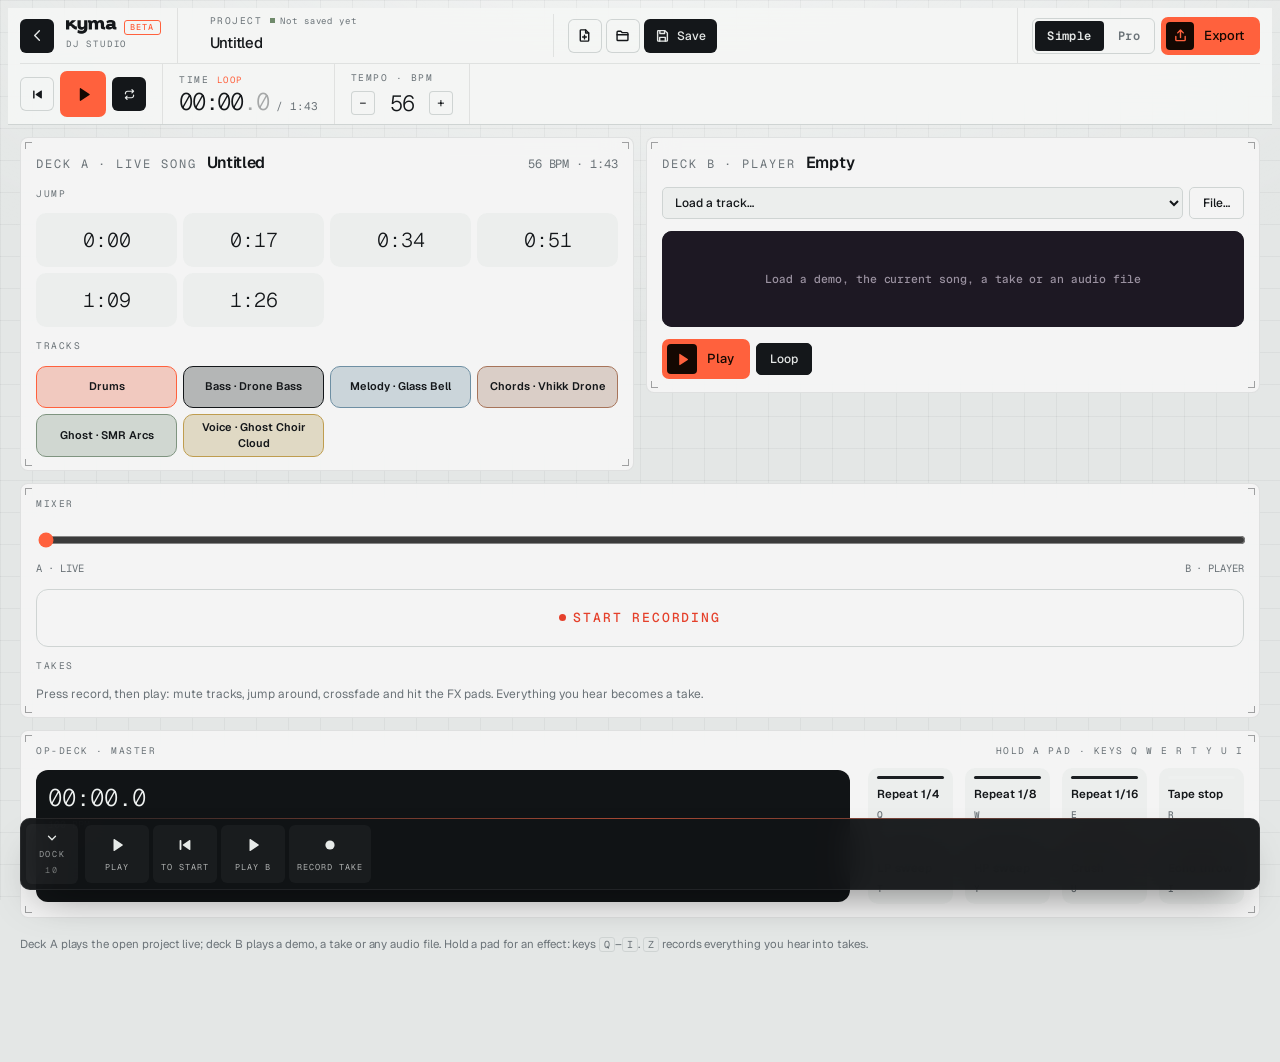
<file: dj.html>
<!doctype html>
<html lang="en">
<head>
<meta charset="utf-8">
<meta name="viewport" content="width=device-width,initial-scale=1,viewport-fit=cover">
<title>DJ · Kyma</title>
<link rel="preconnect" href="https://fonts.googleapis.com">
<link rel="preconnect" href="https://fonts.gstatic.com" crossorigin>
<link rel="stylesheet" href="https://fonts.googleapis.com/css2?family=Geist:wght@200..600&family=Geist+Mono:wght@300..500&display=swap">
<link rel="stylesheet" href="kyma.css">
<link rel="stylesheet" href="dj.css">
<style>[hidden]{display:none!important}</style>
</head>
<body class="studio-dj">
<div class="app" id="app" data-studio="dj">
  <header class="cmdbar" id="cmdbar" aria-label="Project and transport">
    <div class="cb-r1">
      <div class="cb-id">
        <button id="homeBtn" class="cb-home" title="All studios and projects" aria-label="Back to the Kyma home screen" data-icon="back"></button>
        <div class="cb-brand"><div class="cb-logo"><svg class="wordmark" role="img" aria-label="Kyma" viewBox="0 0 116 32" fill="currentColor"><path d="M93.9072 8.00663L92.5469 2.44863C94.7234 1.08828 98.8045 0 102.73 0C108.055 0 113.185 2.02109 113.108 8.0455L113.069 13.7201V13.7978C113.069 15.5469 113.185 16.2853 115.012 16.2853H115.284V21.5713C109.726 21.5713 106.384 21.2215 105.801 18.1121C104.324 20.4441 101.409 21.7267 97.4053 21.7656C92.9355 21.8045 90.7979 19.0449 90.7979 16.0521C90.7979 12.3598 94.0627 8.23983 100.398 8.5119L103.158 8.58964C104.246 8.66737 105.567 8.62851 105.684 7.54023V7.38476C105.684 6.29648 104.44 5.90781 102.769 5.90781C99.6984 5.90781 95.1898 7.19042 93.9072 8.00663ZM105.684 12.9428C105.023 13.3703 104.168 13.6035 103.119 13.6035H100.631C99.3486 13.5646 98.6879 14.2642 98.6879 14.925C98.6879 15.5857 99.3486 16.2465 100.709 16.2076C102.03 16.1687 105.567 15.7412 105.684 13.0205V12.9428Z"/><path d="M59.3531 21.5713H51.9684V7.77342C51.9684 6.95721 51.9684 5.83007 51.0355 5.83007H50.1416V0.583002H51.0355C51.3854 0.583002 51.8129 0.583002 52.3182 0.583002C54.7279 0.583002 58.6146 0.777337 59.2754 3.3037C60.4025 1.55468 62.1904 0.155464 64.8334 0.155464C68.7978 0.155464 71.2465 1.43808 72.4513 4.04218C73.2676 1.94335 75.0166 0.155464 78.5146 0.155464C84.5002 0.155464 87.0265 3.14823 87.0265 9.21151V13.8367C87.0265 15.5857 87.4541 16.3242 89.242 16.3242H89.514L89.5529 21.5713C88.9699 21.5713 88.2703 21.6101 87.4929 21.6101C84.0726 21.6101 79.6418 21.1826 79.6418 16.6351V10.6885C79.6418 7.15155 78.6701 5.59686 76.4935 5.59686C74.3558 5.59686 73.5008 7.50135 73.3842 10.8051V21.5713H65.9994V10.6885C65.9994 7.15155 64.9111 5.59686 62.6957 5.59686C60.4414 5.59686 59.3531 7.77342 59.392 11.5824H59.3531V21.5713Z"/><path d="M26.2756 12.9039V0.583015H33.6603V12.9039C33.6603 15.2359 35.3316 16.2853 37.1584 16.2853C39.2572 16.2853 41.5115 14.8473 41.5115 12.3209V0.583015H48.8963V19.2781C48.8963 27.4402 42.5221 31.3269 34.2822 31.3269C31.6781 31.3269 28.4521 30.433 26.1201 29.267L27.2084 22.543C29.0352 23.9033 32.3389 24.7973 35.2928 24.7973C39.6459 24.7973 41.5504 23.0094 41.5504 19.5891V18.6562C39.918 20.9883 37.3139 22.1543 34.7098 22.1543C30.5121 22.1543 26.2756 19.0838 26.2756 12.9039Z"/><path d="M0 21.5713V0.424309H7.38476V6.21876L13.5646 0.583019H23.126L13.4092 9.28926C18.3842 8.93946 19.4724 15.1582 24.875 15.1193V21.96C14.5363 21.96 13.0205 12.7096 8.90058 13.2926L7.38476 14.6918V21.5713H0Z"/></svg><span class="beta">beta</span></div><span class="cb-studio">DJ studio</span></div>
      </div>
      <div class="cb-file">
        <label class="cb-field cb-namefield"><span class="cb-cap">project <i id="saveState" class="savestate" aria-live="polite"></i></span>
          <input id="projName" class="cb-name" aria-label="Project name" value="Untitled" spellcheck="false" title="Rename the project"></label>
        <div class="cb-filebtns" role="group" aria-label="Project file">
          <button id="newBtn" class="ibtn icon" title="New project in this studio" aria-label="New project" data-icon="new"></button>
          <button id="openBtn" class="ibtn icon" title="Open a .kyma project file" aria-label="Open a project file" data-icon="open"></button>
          <button id="saveBtn" class="ibtn strong" title="Save the project (⌘S / Ctrl S)" data-icon="save"><span class="ib-t">Save</span></button>
          <button id="fileBtn" class="ibtn icon" aria-haspopup="menu" aria-label="More file actions" title="Save a copy, download or open a project file" data-icon="more"></button>
        </div>
      </div>
      <div class="cb-act">
        <div class="cb-pins" id="cbPins" role="group" aria-label="Your header controls"></div>
        <button id="masterBtn" class="ibtn" title="The song's mix bus: space, glue, tape, width, tone" data-icon="sliders"><span class="ib-t">Master</span></button>
        <div class="seg modesw" id="modeSw" role="group" aria-label="How much of the studio to show" title="Simple shows only what you need to make a track. Pro shows every control."><button type="button" data-m="simple" aria-pressed="true">Simple</button><button type="button" data-m="pro" aria-pressed="false">Pro</button></div>
        <button id="exportBtn" class="cta hot" title="Render deck A’s song as a mastered WAV"><span class="cta-ic" data-icon="export"></span><span class="cta-t">Export</span></button>
      </div>
    </div>
    <div class="cb-r2">
      <div class="cb-transport" role="group" aria-label="Transport">
        <button id="restartBtn" class="cb-round" aria-label="Back to the start" title="Back to the start (Home)" data-icon="restart"></button>
        <button id="playBtn" class="cb-play" aria-label="Play (Space)" title="Play / pause (Space)"></button>
        <button id="recBtn" class="cb-rec" title="Record everything you hear, live (Z)"><i></i><span id="recLbl">REC</span></button>
        <button id="loopBtn" class="cb-round toggle" aria-pressed="true" aria-label="Loop" title="Loop the song (or the selection) instead of stopping at the end" data-icon="loop"></button>
      </div>
      <div class="cb-field cb-time" title="Where you are / total song length"><span class="cb-cap">time <small id="clockMode">LOOP</small></span><div class="clock"><b id="clockNow">00:00<i>.0</i></b><span class="ctot">/ <b id="clockTot">0:00</b></span></div></div>
      <div class="cb-field cb-pos" title="Bar and beat at the playhead"><span class="cb-cap">bar · beat</span><b id="clockBar" class="cb-read">001.1</b></div>
      <div class="cb-field cb-bpm" title="This project's tempo"><span class="cb-cap">tempo · bpm</span>
        <div class="cb-ctl"><button id="bpmDown" class="cb-step" aria-label="Slower">−</button><input id="bpm" type="number" min="40" max="220" inputmode="numeric" aria-label="Tempo in BPM"><button id="bpmUp" class="cb-step" aria-label="Faster">+</button><button id="tapBtn" class="cb-tap" title="Tap the beat to set the tempo (T)">tap</button></div></div>
      <div class="cb-field cb-key" title="This project's key"><span class="cb-cap">key</span>
        <div class="cb-ctl"><select id="root" class="sel" aria-label="Root note"></select><select id="scale" class="sel" aria-label="Scale"></select></div></div>
      <div class="cb-field cb-out" title="Output level, left and right"><span class="cb-cap">output</span><div class="cb-meter" id="cbMeter"><i></i><i></i></div></div>
    </div>
    <input id="openFile" type="file" accept=".kyma,.spectral,.json,application/json" hidden>
  </header>
  <section class="dj" aria-label="DJ desk">
    <div class="panel deck" id="deckAPanel">
      <div class="dhead"><span class="lbl">Deck A · Live song</span><b id="dAName"></b><span id="dABpm"></span></div>
      <span class="lbl">Jump</span>
      <div class="dparts" id="dAJump" role="group" aria-label="Jump to a point in the song"></div>
      <span class="lbl">Tracks</span>
      <div class="dlayers" id="dALayers" role="group" aria-label="Track mutes"></div>
      <div class="deq" id="dAEq"></div>
    </div>
    <div class="panel mixer">
      <span class="lbl">Mixer</span>
      <div class="xf"><input id="xfader" type="range" min="0" max="100" value="0" aria-label="Crossfader, deck A to deck B"><div class="xflab"><span>A · LIVE</span><span>B · PLAYER</span></div></div>
      <button id="recBig" class="recbtn recbig"><i></i><span id="recBigLbl">START RECORDING</span></button>
      <span class="lbl">Takes</span>
      <div class="takes" id="takes"><p class="hint" style="margin:0">Press record, then play: mute tracks, jump around, crossfade and hit the FX pads. Everything you hear becomes a take.</p></div>
    </div>
    <div class="panel deck" id="deckBPanel">
      <div class="dhead"><span class="lbl">Deck B · Player</span><b id="dBName">Empty</b><span id="dBBpm"></span></div>
      <div class="dload"><select id="dBLoad" class="sel" aria-label="Load a track into deck B"></select><button id="dBFile" class="btn">File…</button><input id="dBFileIn" type="file" accept="audio/*" hidden></div>
      <canvas id="dBWave" aria-label="Deck B waveform. Click to jump."></canvas>
      <div class="dtrans"><button class="cta hot" id="dBPlay"><span class="cta-ic" data-icon="play"></span><span class="cta-t">Play</span></button><button id="dBCue" class="btn">Cue</button><button id="dBSync" class="btn" aria-pressed="false" title="Match deck A's tempo and start on its next bar">Sync</button><button id="dBLoop" class="btn" aria-pressed="true">Loop</button><span class="lbl" style="margin-left:auto">BPM</span><input id="dBBpmIn" class="bpmin" type="number" min="40" max="220" aria-label="Deck B tempo"></div>
      <div class="pitch"><span class="lbl">Pitch</span><input id="dBPitch" type="range" min="-16" max="16" step=".1" value="0" aria-label="Deck B pitch"><b id="dBRate">±0.0%</b></div>
      <div class="deq" id="dBEq"></div>
    </div>
  </section>

  <section class="panel opdeck" aria-label="Master performance deck">
    <div class="ophead"><span class="lbl">OP-Deck · Master</span><span class="lbl">Hold a pad · keys Q W E R T Y U I</span></div>
    <div class="opbody">
      <div class="opscreen"><canvas id="scopeCv"></canvas><div class="opread"><b id="opTime">00:00.0</b><span id="opInfo">100 BPM</span></div></div>
      <div class="openc" id="opEnc"></div>
      <div class="opxy"><canvas id="xyCv" aria-label="XY pad. Left-right sweeps the filter, up adds resonance and echo."></canvas><span class="lbl">XY · Filter × Res</span></div>
      <div class="oppads" id="opPads"></div>
    </div>
  </section>

  <p class="foot">Deck A plays the open project live; deck B plays a demo, a take or any audio file. Hold a pad for an effect: keys <kbd>Q</kbd>–<kbd>I</kbd>. <kbd>Z</kbd> records everything you hear into takes.</p>
</div>
<div class="sheet" id="exportSheet" hidden role="dialog" aria-modal="true" aria-labelledby="exTitle">
  <div class="sheetcard">
    <div class="rackhead"><h3 id="exTitle">Export</h3><button class="btn ghost" id="exClose" aria-label="Close">Close</button></div>
    <div class="sheetrow"><span class="lbl">Length</span><div class="seg" id="exRange"><button data-v="song">Whole song</button><button data-v="sel">Selected range</button></div></div>
    <div class="sheetrow"><span class="lbl">Loudness</span><div class="seg" id="exLoud"><button data-v="-18">Dynamic −18</button><button data-v="-14">Streaming −14</button><button data-v="-9">Loud −9</button></div></div>
    <label class="check"><input type="checkbox" id="exStems"> <span>Include stems, one WAV per track (pre-master, with its reverb and echo)</span></label>
    <div class="progress"><i id="exBar"></i></div>
    <div class="status" id="exStatus">48 kHz · 24-bit WAV · −1 dBFS ceiling · project file included</div>
    <div class="stats" id="exStats" hidden></div>
    <div class="sheetactions">
      <button class="btn" id="exPreview" hidden>Preview master</button>
      <button class="btn" id="exSave" hidden>Save .zip</button>
      <button class="btn primary" id="exRender">Render</button>
    </div>
  </div>
</div>
<div class="pop" id="pop" hidden></div>
<div class="humhud" id="humHud" hidden role="status" aria-live="polite"><span class="hdot"></span><div class="hhtxt"><b id="hhTitle"></b><span id="hhTime"></span></div><div class="hhbar"><i id="hhFill"></i></div><button class="btn rec" id="hhStop">■ Stop and make notes</button><button class="btn ghost" id="hhCancel">Cancel</button></div>
<div class="toast" id="toast" hidden></div>
<footer class="dock" id="dock" aria-label="Your dock" data-open="true">
  <button class="dk-handle" id="dockToggle" aria-expanded="true" aria-controls="dockRow"><span class="dk-chev" data-icon="chevDown"></span><span class="dk-title">Dock</span><span class="dk-count" id="dockCount">0</span></button>
  <div class="dk-row" id="dockRow" role="toolbar" aria-label="Your controls"></div>
  <button class="dk-edit" id="dockEdit" title="Choose what lives in the dock and the header" data-icon="pin"><span>Customise</span></button>
</footer>
<div class="sheet" id="dockSheet" hidden>
  <div class="sheetcard wide dksheet" role="dialog" aria-modal="true" aria-labelledby="dkT">
    <div class="rackhead"><div><span class="lbl">your panels</span><h3 id="dkT">Pin the controls you reach for</h3></div><button class="btn primary" id="dkDone">Done</button></div>
    <p class="hint">The dock stays at the bottom of every screen in this studio and folds away when you need room. Header pins sit next to Export. Your choice is remembered per studio.</p>
    <div class="dk-cols">
      <div class="dk-col"><span class="lbl">in the dock</span><div class="dk-mine" id="dkMine"></div></div>
      <div class="dk-col"><span class="lbl">in the header · up to four</span><div class="dk-mine" id="dkHead"></div></div>
    </div>
    <div class="dk-all" id="dkAll"></div>
    <div class="sheetactions"><button class="btn ghost" id="dkReset">Reset to this studio’s defaults</button></div>
  </div>
</div>

<script>window.STUDIO='dj';</script>
<script src="core-base.js"></script>
<script src="core-harmony.js"></script>
<script src="core-dsp.js"></script>
<script src="core-instruments.js"></script>
<script src="core-engine.js"></script>
<script src="core-songgen.js"></script>
<script src="core-atmos-engine.js"></script>
<script src="core-output.js"></script>
<script src="core-recorder.js"></script>
<script src="app-state.js"></script>
<script src="app-store.js"></script>
<script src="app-project.js"></script>
<script src="app-dock.js"></script>
<script src="app-shell.js"></script>
<script src="studio-dj.js"></script>
</body>
</html>
</file>
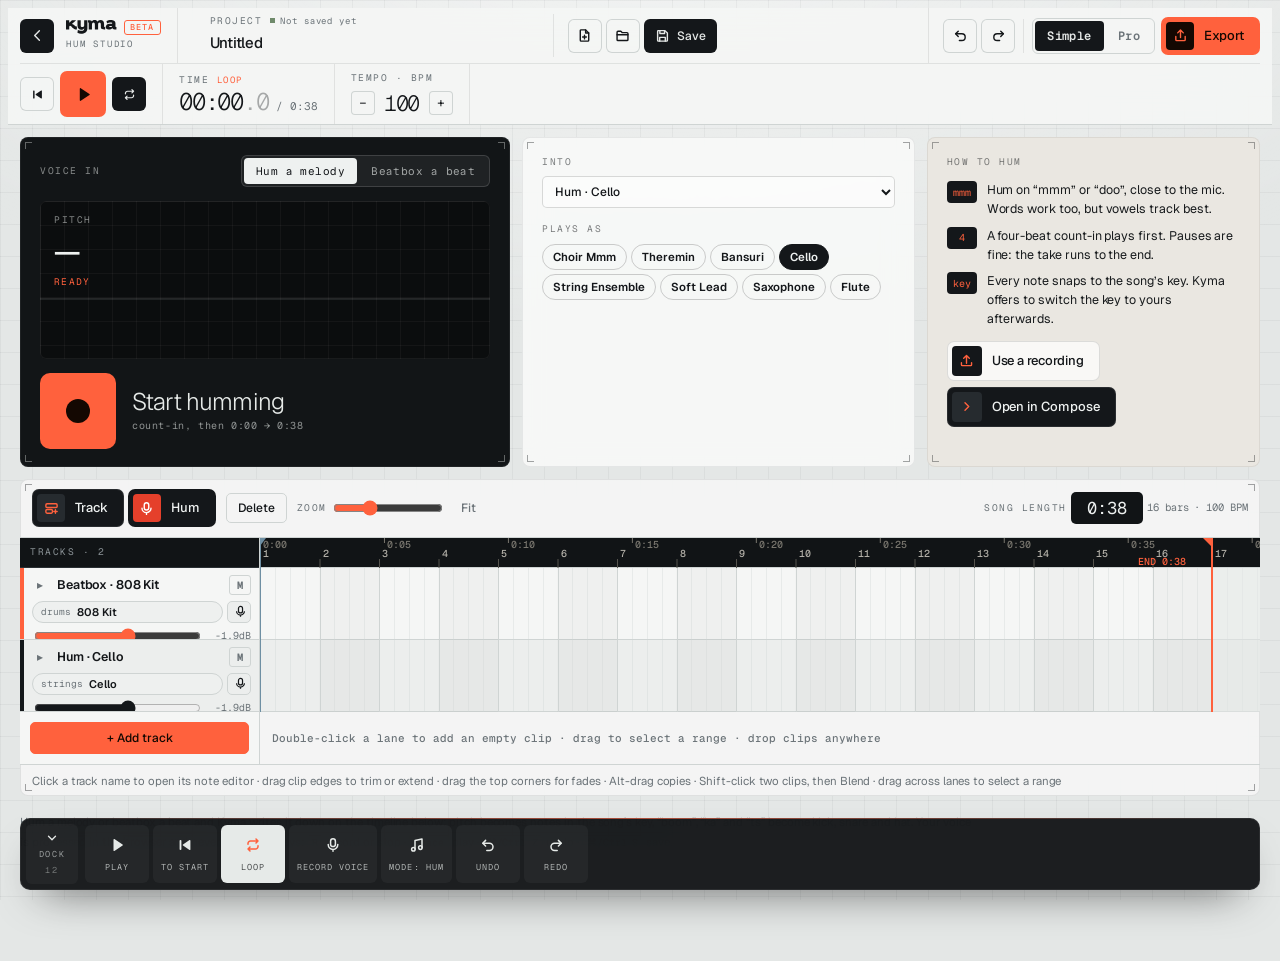
<file: hum.html>
<!doctype html>
<html lang="en">
<head>
<meta charset="utf-8">
<meta name="viewport" content="width=device-width,initial-scale=1,viewport-fit=cover">
<title>Hum · Kyma</title>
<link rel="preconnect" href="https://fonts.googleapis.com">
<link rel="preconnect" href="https://fonts.gstatic.com" crossorigin>
<link rel="stylesheet" href="https://fonts.googleapis.com/css2?family=Geist:wght@200..600&family=Geist+Mono:wght@300..500&display=swap">
<link rel="stylesheet" href="kyma.css">
<link rel="stylesheet" href="timeline.css">
<link rel="stylesheet" href="magic.css">
<link rel="stylesheet" href="hum.css">
<style>[hidden]{display:none!important}</style>
</head>
<body class="studio-hum">
<div class="app" id="app" data-studio="hum">
  <header class="cmdbar" id="cmdbar" aria-label="Project and transport">
    <div class="cb-r1">
      <div class="cb-id">
        <button id="homeBtn" class="cb-home" title="All studios and projects" aria-label="Back to the Kyma home screen" data-icon="back"></button>
        <div class="cb-brand"><div class="cb-logo"><svg class="wordmark" role="img" aria-label="Kyma" viewBox="0 0 116 32" fill="currentColor"><path d="M93.9072 8.00663L92.5469 2.44863C94.7234 1.08828 98.8045 0 102.73 0C108.055 0 113.185 2.02109 113.108 8.0455L113.069 13.7201V13.7978C113.069 15.5469 113.185 16.2853 115.012 16.2853H115.284V21.5713C109.726 21.5713 106.384 21.2215 105.801 18.1121C104.324 20.4441 101.409 21.7267 97.4053 21.7656C92.9355 21.8045 90.7979 19.0449 90.7979 16.0521C90.7979 12.3598 94.0627 8.23983 100.398 8.5119L103.158 8.58964C104.246 8.66737 105.567 8.62851 105.684 7.54023V7.38476C105.684 6.29648 104.44 5.90781 102.769 5.90781C99.6984 5.90781 95.1898 7.19042 93.9072 8.00663ZM105.684 12.9428C105.023 13.3703 104.168 13.6035 103.119 13.6035H100.631C99.3486 13.5646 98.6879 14.2642 98.6879 14.925C98.6879 15.5857 99.3486 16.2465 100.709 16.2076C102.03 16.1687 105.567 15.7412 105.684 13.0205V12.9428Z"/><path d="M59.3531 21.5713H51.9684V7.77342C51.9684 6.95721 51.9684 5.83007 51.0355 5.83007H50.1416V0.583002H51.0355C51.3854 0.583002 51.8129 0.583002 52.3182 0.583002C54.7279 0.583002 58.6146 0.777337 59.2754 3.3037C60.4025 1.55468 62.1904 0.155464 64.8334 0.155464C68.7978 0.155464 71.2465 1.43808 72.4513 4.04218C73.2676 1.94335 75.0166 0.155464 78.5146 0.155464C84.5002 0.155464 87.0265 3.14823 87.0265 9.21151V13.8367C87.0265 15.5857 87.4541 16.3242 89.242 16.3242H89.514L89.5529 21.5713C88.9699 21.5713 88.2703 21.6101 87.4929 21.6101C84.0726 21.6101 79.6418 21.1826 79.6418 16.6351V10.6885C79.6418 7.15155 78.6701 5.59686 76.4935 5.59686C74.3558 5.59686 73.5008 7.50135 73.3842 10.8051V21.5713H65.9994V10.6885C65.9994 7.15155 64.9111 5.59686 62.6957 5.59686C60.4414 5.59686 59.3531 7.77342 59.392 11.5824H59.3531V21.5713Z"/><path d="M26.2756 12.9039V0.583015H33.6603V12.9039C33.6603 15.2359 35.3316 16.2853 37.1584 16.2853C39.2572 16.2853 41.5115 14.8473 41.5115 12.3209V0.583015H48.8963V19.2781C48.8963 27.4402 42.5221 31.3269 34.2822 31.3269C31.6781 31.3269 28.4521 30.433 26.1201 29.267L27.2084 22.543C29.0352 23.9033 32.3389 24.7973 35.2928 24.7973C39.6459 24.7973 41.5504 23.0094 41.5504 19.5891V18.6562C39.918 20.9883 37.3139 22.1543 34.7098 22.1543C30.5121 22.1543 26.2756 19.0838 26.2756 12.9039Z"/><path d="M0 21.5713V0.424309H7.38476V6.21876L13.5646 0.583019H23.126L13.4092 9.28926C18.3842 8.93946 19.4724 15.1582 24.875 15.1193V21.96C14.5363 21.96 13.0205 12.7096 8.90058 13.2926L7.38476 14.6918V21.5713H0Z"/></svg><span class="beta">beta</span></div><span class="cb-studio">Hum studio</span></div>
      </div>
      <div class="cb-file">
        <label class="cb-field cb-namefield"><span class="cb-cap">project <i id="saveState" class="savestate" aria-live="polite"></i></span>
          <input id="projName" class="cb-name" aria-label="Project name" value="Untitled" spellcheck="false" title="Rename the project"></label>
        <div class="cb-filebtns" role="group" aria-label="Project file">
          <button id="newBtn" class="ibtn icon" title="New project in this studio" aria-label="New project" data-icon="new"></button>
          <button id="openBtn" class="ibtn icon" title="Open a .kyma project file" aria-label="Open a project file" data-icon="open"></button>
          <button id="saveBtn" class="ibtn strong" title="Save the project (⌘S / Ctrl S)" data-icon="save"><span class="ib-t">Save</span></button>
          <button id="fileBtn" class="ibtn icon" aria-haspopup="menu" aria-label="More file actions" title="Save a copy, download or open a project file" data-icon="more"></button>
        </div>
      </div>
      <div class="cb-act">
        <div class="cb-pins" id="cbPins" role="group" aria-label="Your header controls"></div>
        <button id="masterBtn" class="ibtn" title="The song's mix bus: space, glue, tape, width, tone" data-icon="sliders"><span class="ib-t">Master</span></button>
        <div class="seg modesw" id="modeSw" role="group" aria-label="How much of the studio to show" title="Simple shows only what you need to make a track. Pro shows every control."><button type="button" data-m="simple" aria-pressed="true">Simple</button><button type="button" data-m="pro" aria-pressed="false">Pro</button></div>
        <button id="exportBtn" class="cta hot" title="Render the song as a mastered WAV, with stems if you like"><span class="cta-ic" data-icon="export"></span><span class="cta-t">Export</span></button>
      </div>
    </div>
    <div class="cb-r2">
      <div class="cb-transport" role="group" aria-label="Transport">
        <button id="restartBtn" class="cb-round" aria-label="Back to the start" title="Back to the start (Home)" data-icon="restart"></button>
        <button id="playBtn" class="cb-play" aria-label="Play (Space)" title="Play / pause (Space)"></button>
        <button id="recBtn" class="cb-rec" title="Record everything you hear, live (Z)"><i></i><span id="recLbl">REC</span></button>
        <button id="loopBtn" class="cb-round toggle" aria-pressed="true" aria-label="Loop" title="Loop the song (or the selection) instead of stopping at the end" data-icon="loop"></button>
      </div>
      <div class="cb-field cb-time" title="Where you are / total song length"><span class="cb-cap">time <small id="clockMode">LOOP</small></span><div class="clock"><b id="clockNow">00:00<i>.0</i></b><span class="ctot">/ <b id="clockTot">0:00</b></span></div></div>
      <div class="cb-field cb-pos" title="Bar and beat at the playhead"><span class="cb-cap">bar · beat</span><b id="clockBar" class="cb-read">001.1</b></div>
      <div class="cb-field cb-bpm" title="This project's tempo"><span class="cb-cap">tempo · bpm</span>
        <div class="cb-ctl"><button id="bpmDown" class="cb-step" aria-label="Slower">−</button><input id="bpm" type="number" min="40" max="220" inputmode="numeric" aria-label="Tempo in BPM"><button id="bpmUp" class="cb-step" aria-label="Faster">+</button><button id="tapBtn" class="cb-tap" title="Tap the beat to set the tempo (T)">tap</button></div></div>
      <div class="cb-field cb-key" title="This project's key"><span class="cb-cap">key</span>
        <div class="cb-ctl"><select id="root" class="sel" aria-label="Root note"></select><select id="scale" class="sel" aria-label="Scale"></select></div></div>
      <div class="cb-field cb-out" title="Output level, left and right"><span class="cb-cap">output</span><div class="cb-meter" id="cbMeter"><i></i><i></i></div></div>
    </div>
    <input id="openFile" type="file" accept=".kyma,.spectral,.json,application/json" hidden>
  </header>
  <section class="humdesk bento" aria-label="Hum studio">
    <div class="tile tile-ink hd-rec">
      <div class="hd-top"><span class="lbl">voice in</span><span class="grow"></span>
        <div class="seg seg-dark hd-mode" id="hdMode" role="group" aria-label="What you are recording"><button data-v="hum">Hum a melody</button><button data-v="beat">Beatbox a beat</button></div></div>
      <div class="hd-scope"><canvas id="hdScope" aria-hidden="true"></canvas>
        <div class="hd-read"><span class="lbl" id="hdReadL">pitch</span><b id="hdNote">—</b><small id="hdState">ready</small></div></div>
      <div class="hd-go">
        <button class="hd-big" id="hdRec" aria-label="Start recording" title="Start recording (R)"><span class="hd-dot"></span></button>
        <div class="hd-gotxt"><b id="hdGoT">Start humming</b><span id="hdGoS"></span></div>
      </div>
    </div>
    <div class="tile tile-paper hd-set">
      <div class="hd-field"><span class="lbl">into</span><select id="hdTrack" class="sel" aria-label="Track to record into"></select></div>
      <div class="hd-field"><span class="lbl" id="hdAsL">plays as</span><div class="mchips" id="hdAs"></div></div>
      <div class="hd-field" id="hdStyleRow"><span class="lbl">notes</span><div class="seg" id="hdStyle" role="group" aria-label="Note style"><button data-v="smooth" title="Held notes stay held and glide like your voice">Smooth</button><button data-v="detail" title="A separate note for every syllable">Every syllable</button></div></div>
      <div class="hd-field"><span class="lbl">length</span><div class="seg" id="hdLen" role="group" aria-label="How long to record"><button data-v="song">Whole song</button><button data-v="head">From playhead</button><button data-v="open">Until I stop</button></div></div>
      <label class="check"><input type="checkbox" id="hdBacking"> <span>Play the other tracks while I record (headphones help)</span></label>
      <label class="check"><input type="checkbox" id="hdReplace"> <span>Replace what is already on the track in that stretch</span></label>
    </div>
    <div class="tile tile-sand hd-guide">
      <span class="lbl" id="hdGuideL">how to hum</span>
      <div class="hd-tips" id="hdGuide"></div>
      <div class="hd-acts"><button class="cta glass" id="hdFile" title="Turn a recording of your voice into notes"><span class="cta-ic" data-icon="upload"></span><span class="cta-t">Use a recording</span></button><button class="cta ink" id="hdCompose"><span class="cta-ic" data-icon="right"></span><span class="cta-t">Open in Compose</span></button></div>
    </div>
  </section>
  <section class="panel ws" aria-label="Timeline workspace">
    <div class="wstool" role="toolbar" aria-label="Timeline tools">
      <div class="grp">
        <button class="cta ink" id="addTrack" title="Add an instrument track"><span class="cta-ic" data-icon="track"></span><span class="cta-t">Track</span></button>
        <button class="cta rec" id="humBtn" title="Hum (or beatbox) into the selected track (H)"><span class="cta-ic" data-icon="mic"></span><span class="cta-t">Hum</span></button>
        
      </div>
      <span class="sep"></span>
      <div class="grp">
        <button id="copyBtn" class="btn" title="Copy clips, notes or the selected range (Ctrl/⌘ C)">Copy</button>
        <button id="pasteBtn" class="btn" title="Paste onto the selected track at the playhead (Ctrl/⌘ V)" disabled>Paste</button>
        <button id="dupBtn" class="btn" title="Duplicate right after itself (Ctrl/⌘ D)">Duplicate</button>
        <button id="splitBtn" class="btn" title="Split clips at the playhead (S)">Split</button>
        <button id="delBtn" class="btn" title="Delete the selection (Delete)">Delete</button>
        <button id="blendBtn" class="btn" disabled>Blend…</button>
      </div>
      <span class="sep"></span>
      <div class="grp"><span class="lbl">Snap</span><div class="seg" id="snapSeg" role="group" aria-label="Snap"><button data-v="1">1/16</button><button data-v="4">Beat</button><button data-v="16">Bar</button></div></div>
      <div class="grp"><span class="lbl">Zoom</span><input id="zoom" type="range" min="0" max="100" aria-label="Zoom"><button id="zoomFit" class="btn ghost" title="Fit the whole song">Fit</button></div>
      <div class="grp songlen" style="margin-left:auto"><span class="lbl">Song length</span><input id="songLenIn" aria-label="Song length in minutes:seconds" spellcheck="false" title="Type a length like 1:00 and press Enter"><small id="songBars"></small></div>
    </div>
    <div class="wsopts">
      <span>Press <b>Hum</b> or a track’s mic to record over the whole song in one take.</span>
      <label class="check"><input type="checkbox" id="loopSel"> <span>Loop the selected range</span></label>
      <input type="file" id="humFile" accept="audio/*" hidden>
    </div>
    <div class="wsbody">
      <div class="heads" id="heads"></div>
      <div class="lanes" id="lanes"><div id="lanesInner"><canvas id="lanesCv" aria-label="Timeline. Clips for every track over the song. Drag to move, trim and fade clips; drag across empty lanes to select a range."></canvas></div></div>
    </div>
    <p class="wshint" id="wsHint" aria-live="polite"></p>
  </section>

  <p class="foot">Hum a melody or beatbox a beat and Kyma writes it down on the timeline below: pitch becomes notes in the song’s key, “boom”, “ka” and “ts” become kick, snare and hat. Your voice is processed in the browser and never uploaded. Keys: <kbd>R</kbd> record or stop · <kbd>Space</kbd> play · <kbd>⌘/Ctrl Z</kbd> undo · <kbd>⌘/Ctrl S</kbd> save.</p>
</div>
<div class="sheet" id="exportSheet" hidden role="dialog" aria-modal="true" aria-labelledby="exTitle">
  <div class="sheetcard">
    <div class="rackhead"><h3 id="exTitle">Export</h3><button class="btn ghost" id="exClose" aria-label="Close">Close</button></div>
    <div class="sheetrow"><span class="lbl">Length</span><div class="seg" id="exRange"><button data-v="song">Whole song</button><button data-v="sel">Selected range</button></div></div>
    <div class="sheetrow"><span class="lbl">Loudness</span><div class="seg" id="exLoud"><button data-v="-18">Dynamic −18</button><button data-v="-14">Streaming −14</button><button data-v="-9">Loud −9</button></div></div>
    <label class="check"><input type="checkbox" id="exStems"> <span>Include stems, one WAV per track (pre-master, with its reverb and echo)</span></label>
    <div class="progress"><i id="exBar"></i></div>
    <div class="status" id="exStatus">48 kHz · 24-bit WAV · −1 dBFS ceiling · project file included</div>
    <div class="stats" id="exStats" hidden></div>
    <div class="sheetactions">
      <button class="btn" id="exPreview" hidden>Preview master</button>
      <button class="btn" id="exSave" hidden>Save .zip</button>
      <button class="btn primary" id="exRender">Render</button>
    </div>
  </div>
</div>
<div class="sheet" id="browser" hidden role="dialog" aria-modal="true" aria-labelledby="brTitle">
  <div class="sheetcard browser">
    <div class="rackhead"><h3 id="brTitle">Add an instrument track</h3><button class="btn ghost" id="brClose" aria-label="Close">Close</button></div>
    <input id="brSearch" class="brsearch" placeholder="Search: guitar, sitar, 808, bell, choir…" aria-label="Search instruments" spellcheck="false">
    <div class="brwrap"><div class="brcats" id="brCats" role="group" aria-label="Categories"></div><div class="brlist" id="brList"></div></div>
    <div class="brfoot"><span class="lbl" id="brCount"></span><p class="hint" id="brNote"></p><b id="brSel"></b><button class="btn primary" id="brUse">Add track</button></div>
  </div>
</div>
<div class="sheet" id="blendSheet" hidden role="dialog" aria-modal="true" aria-labelledby="blTitle">
  <div class="sheetcard wide">
    <div class="rackhead"><h3 id="blTitle">Blend two clips</h3><button class="btn ghost" id="blendClose" aria-label="Close">Close</button></div>
    <p class="hint" id="blendInfo" style="margin:0"></p>
    <div class="blendlist" id="blendList" role="radiogroup" aria-label="Transition"></div>
    <div class="sheetrow"><span class="lbl">Length</span><div class="seg" id="blendLen"><button data-v="4">1 beat</button><button data-v="8">2 beats</button><button data-v="16">1 bar</button><button data-v="32">2 bars</button></div></div>
    <label class="check"><input type="checkbox" id="blendMove"> <span>Move the second clip so the two meet (overlapping for crossfades)</span></label>
    <div class="sheetactions"><button class="btn primary" id="blendApply">Blend</button></div>
  </div>
</div>
<div class="pop" id="pop" hidden></div>
<div class="humhud" id="humHud" hidden role="status" aria-live="polite"><span class="hdot"></span><div class="hhtxt"><b id="hhTitle"></b><span id="hhTime"></span></div><div class="hhbar"><i id="hhFill"></i></div><button class="btn rec" id="hhStop">■ Stop and make notes</button><button class="btn ghost" id="hhCancel">Cancel</button></div>
<div class="toast" id="toast" hidden></div>
<footer class="dock" id="dock" aria-label="Your dock" data-open="true">
  <button class="dk-handle" id="dockToggle" aria-expanded="true" aria-controls="dockRow"><span class="dk-chev" data-icon="chevDown"></span><span class="dk-title">Dock</span><span class="dk-count" id="dockCount">0</span></button>
  <div class="dk-row" id="dockRow" role="toolbar" aria-label="Your controls"></div>
  <button class="dk-edit" id="dockEdit" title="Choose what lives in the dock and the header" data-icon="pin"><span>Customise</span></button>
</footer>
<div class="sheet" id="dockSheet" hidden>
  <div class="sheetcard wide dksheet" role="dialog" aria-modal="true" aria-labelledby="dkT">
    <div class="rackhead"><div><span class="lbl">your panels</span><h3 id="dkT">Pin the controls you reach for</h3></div><button class="btn primary" id="dkDone">Done</button></div>
    <p class="hint">The dock stays at the bottom of every screen in this studio and folds away when you need room. Header pins sit next to Export. Your choice is remembered per studio.</p>
    <div class="dk-cols">
      <div class="dk-col"><span class="lbl">in the dock</span><div class="dk-mine" id="dkMine"></div></div>
      <div class="dk-col"><span class="lbl">in the header · up to four</span><div class="dk-mine" id="dkHead"></div></div>
    </div>
    <div class="dk-all" id="dkAll"></div>
    <div class="sheetactions"><button class="btn ghost" id="dkReset">Reset to this studio’s defaults</button></div>
  </div>
</div>

<script>window.STUDIO='hum';</script>
<script src="core-base.js"></script>
<script src="core-harmony.js"></script>
<script src="core-dsp.js"></script>
<script src="core-instruments.js"></script>
<script src="core-engine.js"></script>
<script src="core-songgen.js"></script>
<script src="core-atmos-engine.js"></script>
<script src="core-output.js"></script>
<script src="core-recorder.js"></script>
<script src="core-pitch.js"></script>
<script src="app-state.js"></script>
<script src="app-store.js"></script>
<script src="app-project.js"></script>
<script src="app-dock.js"></script>
<script src="app-shell.js"></script>
<script src="app-timeline.js"></script>
<script src="feature-hum.js"></script>
<script src="feature-magic.js"></script>
<script src="feature-learn.js"></script>
<script src="studio-hum.js"></script>
</body>
</html>
</file>
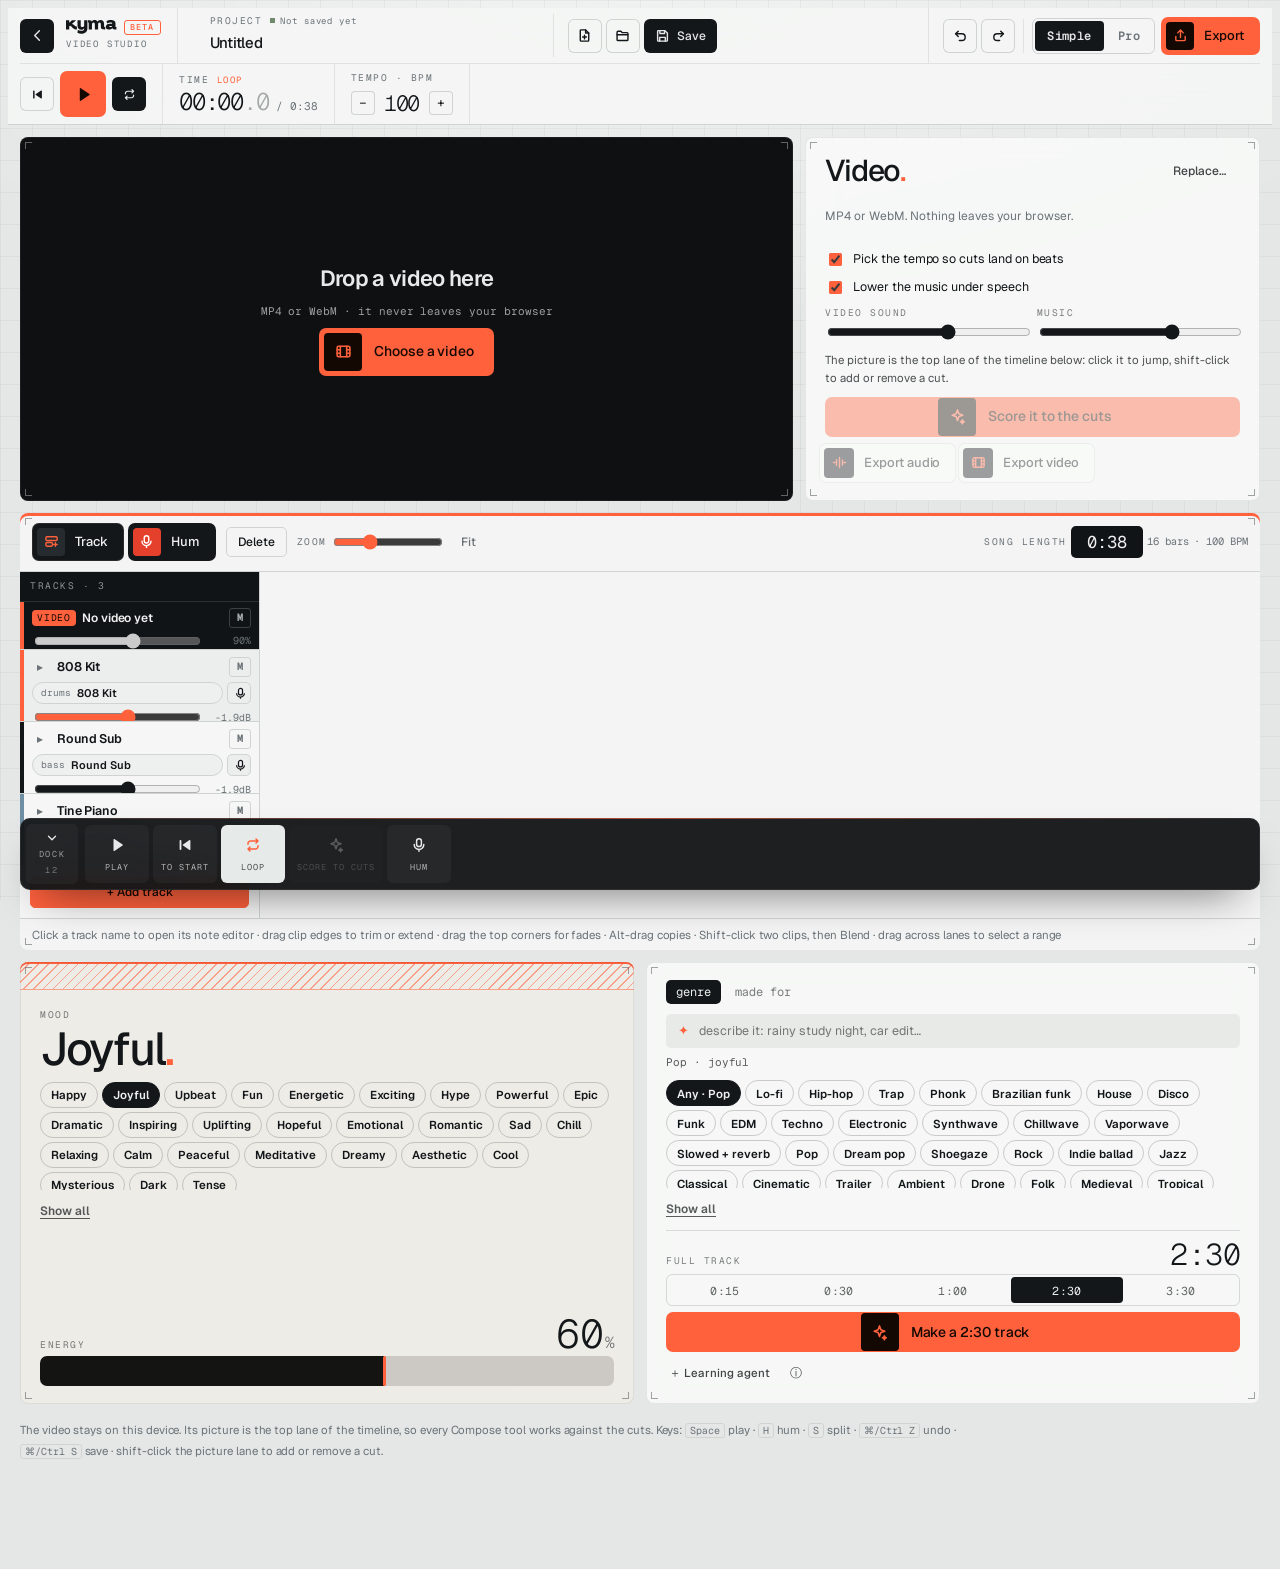
<file: video.html>
<!doctype html>
<html lang="en">
<head>
<meta charset="utf-8">
<meta name="viewport" content="width=device-width,initial-scale=1,viewport-fit=cover">
<title>Video · Kyma</title>
<link rel="preconnect" href="https://fonts.googleapis.com">
<link rel="preconnect" href="https://fonts.gstatic.com" crossorigin>
<link rel="stylesheet" href="https://fonts.googleapis.com/css2?family=Geist:wght@200..600&family=Geist+Mono:wght@300..500&display=swap">
<link rel="stylesheet" href="kyma.css">
<link rel="stylesheet" href="timeline.css">
<link rel="stylesheet" href="magic.css">
<link rel="stylesheet" href="video.css">
<link rel="stylesheet" href="agent.css">
<style>[hidden]{display:none!important}</style>
</head>
<body class="studio-video">
<div class="app" id="app" data-studio="video">
  <header class="cmdbar" id="cmdbar" aria-label="Project and transport">
    <div class="cb-r1">
      <div class="cb-id">
        <button id="homeBtn" class="cb-home" title="All studios and projects" aria-label="Back to the Kyma home screen" data-icon="back"></button>
        <div class="cb-brand"><div class="cb-logo"><svg class="wordmark" role="img" aria-label="Kyma" viewBox="0 0 116 32" fill="currentColor"><path d="M93.9072 8.00663L92.5469 2.44863C94.7234 1.08828 98.8045 0 102.73 0C108.055 0 113.185 2.02109 113.108 8.0455L113.069 13.7201V13.7978C113.069 15.5469 113.185 16.2853 115.012 16.2853H115.284V21.5713C109.726 21.5713 106.384 21.2215 105.801 18.1121C104.324 20.4441 101.409 21.7267 97.4053 21.7656C92.9355 21.8045 90.7979 19.0449 90.7979 16.0521C90.7979 12.3598 94.0627 8.23983 100.398 8.5119L103.158 8.58964C104.246 8.66737 105.567 8.62851 105.684 7.54023V7.38476C105.684 6.29648 104.44 5.90781 102.769 5.90781C99.6984 5.90781 95.1898 7.19042 93.9072 8.00663ZM105.684 12.9428C105.023 13.3703 104.168 13.6035 103.119 13.6035H100.631C99.3486 13.5646 98.6879 14.2642 98.6879 14.925C98.6879 15.5857 99.3486 16.2465 100.709 16.2076C102.03 16.1687 105.567 15.7412 105.684 13.0205V12.9428Z"/><path d="M59.3531 21.5713H51.9684V7.77342C51.9684 6.95721 51.9684 5.83007 51.0355 5.83007H50.1416V0.583002H51.0355C51.3854 0.583002 51.8129 0.583002 52.3182 0.583002C54.7279 0.583002 58.6146 0.777337 59.2754 3.3037C60.4025 1.55468 62.1904 0.155464 64.8334 0.155464C68.7978 0.155464 71.2465 1.43808 72.4513 4.04218C73.2676 1.94335 75.0166 0.155464 78.5146 0.155464C84.5002 0.155464 87.0265 3.14823 87.0265 9.21151V13.8367C87.0265 15.5857 87.4541 16.3242 89.242 16.3242H89.514L89.5529 21.5713C88.9699 21.5713 88.2703 21.6101 87.4929 21.6101C84.0726 21.6101 79.6418 21.1826 79.6418 16.6351V10.6885C79.6418 7.15155 78.6701 5.59686 76.4935 5.59686C74.3558 5.59686 73.5008 7.50135 73.3842 10.8051V21.5713H65.9994V10.6885C65.9994 7.15155 64.9111 5.59686 62.6957 5.59686C60.4414 5.59686 59.3531 7.77342 59.392 11.5824H59.3531V21.5713Z"/><path d="M26.2756 12.9039V0.583015H33.6603V12.9039C33.6603 15.2359 35.3316 16.2853 37.1584 16.2853C39.2572 16.2853 41.5115 14.8473 41.5115 12.3209V0.583015H48.8963V19.2781C48.8963 27.4402 42.5221 31.3269 34.2822 31.3269C31.6781 31.3269 28.4521 30.433 26.1201 29.267L27.2084 22.543C29.0352 23.9033 32.3389 24.7973 35.2928 24.7973C39.6459 24.7973 41.5504 23.0094 41.5504 19.5891V18.6562C39.918 20.9883 37.3139 22.1543 34.7098 22.1543C30.5121 22.1543 26.2756 19.0838 26.2756 12.9039Z"/><path d="M0 21.5713V0.424309H7.38476V6.21876L13.5646 0.583019H23.126L13.4092 9.28926C18.3842 8.93946 19.4724 15.1582 24.875 15.1193V21.96C14.5363 21.96 13.0205 12.7096 8.90058 13.2926L7.38476 14.6918V21.5713H0Z"/></svg><span class="beta">beta</span></div><span class="cb-studio">Video studio</span></div>
      </div>
      <div class="cb-file">
        <label class="cb-field cb-namefield"><span class="cb-cap">project <i id="saveState" class="savestate" aria-live="polite"></i></span>
          <input id="projName" class="cb-name" aria-label="Project name" value="Untitled" spellcheck="false" title="Rename the project"></label>
        <div class="cb-filebtns" role="group" aria-label="Project file">
          <button id="newBtn" class="ibtn icon" title="New project in this studio" aria-label="New project" data-icon="new"></button>
          <button id="openBtn" class="ibtn icon" title="Open a .kyma project file" aria-label="Open a project file" data-icon="open"></button>
          <button id="saveBtn" class="ibtn strong" title="Save the project (⌘S / Ctrl S)" data-icon="save"><span class="ib-t">Save</span></button>
          <button id="fileBtn" class="ibtn icon" aria-haspopup="menu" aria-label="More file actions" title="Save a copy, download or open a project file" data-icon="more"></button>
        </div>
      </div>
      <div class="cb-act">
        <div class="cb-pins" id="cbPins" role="group" aria-label="Your header controls"></div>
        <button id="masterBtn" class="ibtn" title="The song's mix bus: space, glue, tape, width, tone" data-icon="sliders"><span class="ib-t">Master</span></button>
        <div class="seg modesw" id="modeSw" role="group" aria-label="How much of the studio to show" title="Simple shows only what you need to make a track. Pro shows every control."><button type="button" data-m="simple" aria-pressed="true">Simple</button><button type="button" data-m="pro" aria-pressed="false">Pro</button></div>
        <button id="exportBtn" class="cta hot" title="Render the music as a mastered WAV"><span class="cta-ic" data-icon="export"></span><span class="cta-t">Export</span></button>
      </div>
    </div>
    <div class="cb-r2">
      <div class="cb-transport" role="group" aria-label="Transport">
        <button id="restartBtn" class="cb-round" aria-label="Back to the start" title="Back to the start (Home)" data-icon="restart"></button>
        <button id="playBtn" class="cb-play" aria-label="Play (Space)" title="Play / pause (Space)"></button>
        <button id="recBtn" class="cb-rec" title="Record everything you hear, live (Z)"><i></i><span id="recLbl">REC</span></button>
        <button id="loopBtn" class="cb-round toggle" aria-pressed="true" aria-label="Loop" title="Loop the song (or the selection) instead of stopping at the end" data-icon="loop"></button>
      </div>
      <div class="cb-field cb-time" title="Where you are / total song length"><span class="cb-cap">time <small id="clockMode">LOOP</small></span><div class="clock"><b id="clockNow">00:00<i>.0</i></b><span class="ctot">/ <b id="clockTot">0:00</b></span></div></div>
      <div class="cb-field cb-pos" title="Bar and beat at the playhead"><span class="cb-cap">bar · beat</span><b id="clockBar" class="cb-read">001.1</b></div>
      <div class="cb-field cb-bpm" title="This project's tempo"><span class="cb-cap">tempo · bpm</span>
        <div class="cb-ctl"><button id="bpmDown" class="cb-step" aria-label="Slower">−</button><input id="bpm" type="number" min="40" max="220" inputmode="numeric" aria-label="Tempo in BPM"><button id="bpmUp" class="cb-step" aria-label="Faster">+</button><button id="tapBtn" class="cb-tap" title="Tap the beat to set the tempo (T)">tap</button></div></div>
      <div class="cb-field cb-key" title="This project's key"><span class="cb-cap">key</span>
        <div class="cb-ctl"><select id="root" class="sel" aria-label="Root note"></select><select id="scale" class="sel" aria-label="Scale"></select></div></div>
      <div class="cb-field cb-out" title="Output level, left and right"><span class="cb-cap">output</span><div class="cb-meter" id="cbMeter"><i></i><i></i></div></div>
    </div>
    <input id="openFile" type="file" accept=".kyma,.spectral,.json,application/json" hidden>
  </header>
  <section class="video bento" aria-label="Video studio">
    <div class="tile tile-ink vd-player" id="vdDrop">
      <video id="vdVideo" playsinline preload="auto"></video>
      <div class="vd-empty" id="vdEmpty"><b>Drop a video here</b><span id="vdEmptyNote">MP4 or WebM · it never leaves your browser</span><button class="cta hot big" id="vdPick"><span class="cta-ic" data-icon="film"></span><span class="cta-t">Choose a video</span></button></div>
      <input type="file" id="vdFile" accept="video/*" hidden>
    </div>
    <div class="tile tile-paper vd-side">
      <div class="at-head"><h2 class="vd-title">Video<i>.</i></h2><span class="grow"></span><button class="btn ghost" id="vdPick2">Replace…</button></div>
      <span class="mono-sm" id="vdInfo"></span>
      <div class="vd-stats"><div><b class="ennum" id="vdCuts">—</b><span class="lbl">detected</span></div><div><span id="vdSpeech" class="mono-sm"></span></div></div>
      <p class="hint" id="vdStatus" style="margin:0"></p>
      <div class="progress" hidden><i id="vdBar"></i></div>
      <label class="check"><input type="checkbox" id="vdFit"> <span>Pick the tempo so cuts land on beats</span></label>
      <label class="check"><input type="checkbox" id="vdDuck"> <span>Lower the music under speech</span></label>
      <span class="lbl">transition sounds at cuts</span>
      <div class="seg" id="vdFxStyle" role="group" aria-label="Transition sound style"><button data-v="off">off</button><button data-v="subtle">subtle</button><button data-v="standard">standard</button><button data-v="trailer">trailer</button></div>
      <div class="vd-levels"><label><span class="lbl">video sound</span><input type="range" id="vdVol" min="0" max="150"></label><label><span class="lbl">music</span><input type="range" id="vdMus" min="0" max="150"></label></div>
      <p class="hint vd-lanehint">The picture is the top lane of the timeline below: click it to jump, shift-click to add or remove a cut.</p>
      <div class="vd-acts">
        <button class="cta hot big mgmake" id="vdScore"><span class="cta-ic" data-icon="magic"></span><span class="cta-t">Score it to the cuts</span></button>
        <div class="mgmini"><button class="btn ghost" id="vdSuggest" title="Pick a mood and genre from the picture's pace, brightness and colour">Suggest from picture</button><button class="btn ghost" id="vdFx" title="Place transition sounds on every cut">Sound the cuts</button><button class="btn ghost" id="vdReAn">Re-scan</button></div>
        <div class="mgmini"><button class="cta glass" id="vdExpA"><span class="cta-ic" data-icon="wave"></span><span class="cta-t">Export audio</span></button><button class="cta glass" id="vdExpV" title="Records the scored video in real time as WebM"><span class="cta-ic" data-icon="film"></span><span class="cta-t">Export video</span></button></div>
      </div>
    </div>
  </section>

  <section class="panel ws" aria-label="Timeline workspace">
    <div class="wstool" role="toolbar" aria-label="Timeline tools">
      <div class="grp">
        <button class="cta ink" id="addTrack" title="Add an instrument track"><span class="cta-ic" data-icon="track"></span><span class="cta-t">Track</span></button>
        <button class="cta rec" id="humBtn" title="Hum (or beatbox) into the selected track (H)"><span class="cta-ic" data-icon="mic"></span><span class="cta-t">Hum</span></button>
        
      </div>
      <span class="sep"></span>
      <div class="grp">
        <button id="copyBtn" class="btn" title="Copy clips, notes or the selected range (Ctrl/⌘ C)">Copy</button>
        <button id="pasteBtn" class="btn" title="Paste onto the selected track at the playhead (Ctrl/⌘ V)" disabled>Paste</button>
        <button id="dupBtn" class="btn" title="Duplicate right after itself (Ctrl/⌘ D)">Duplicate</button>
        <button id="splitBtn" class="btn" title="Split clips at the playhead (S)">Split</button>
        <button id="delBtn" class="btn" title="Delete the selection (Delete)">Delete</button>
        <button id="blendBtn" class="btn" disabled>Blend…</button>
      </div>
      <span class="sep"></span>
      <div class="grp"><span class="lbl">Snap</span><div class="seg" id="snapSeg" role="group" aria-label="Snap"><button data-v="1">1/16</button><button data-v="4">Beat</button><button data-v="16">Bar</button></div></div>
      <div class="grp"><span class="lbl">Zoom</span><input id="zoom" type="range" min="0" max="100" aria-label="Zoom"><button id="zoomFit" class="btn ghost" title="Fit the whole song">Fit</button></div>
      <div class="grp songlen" style="margin-left:auto"><span class="lbl">Song length</span><input id="songLenIn" aria-label="Song length in minutes:seconds" spellcheck="false" title="Type a length like 1:00 and press Enter"><small id="songBars"></small></div>
    </div>
    <div class="wsopts">
      <span>Press <b>Hum</b> or a track’s mic to record over the whole song in one take.</span>
      <label class="check"><input type="checkbox" id="loopSel"> <span>Loop the selected range</span></label>
      <input type="file" id="humFile" accept="audio/*" hidden>
    </div>
    <div class="wsbody">
      <div class="heads" id="heads"></div>
      <div class="lanes" id="lanes"><div id="lanesInner"><canvas id="lanesCv" aria-label="Timeline. Clips for every track over the song. Drag to move, trim and fade clips; drag across empty lanes to select a range."></canvas></div></div>
    </div>
    <p class="wshint" id="wsHint" aria-live="polite"></p>
  </section>

  <section class="magic bento" aria-label="Magic patches">
    <div class="tile tile-orange mg-mood">
      <div class="hatch" aria-hidden="true"></div>
      <span class="lbl">mood</span>
      <h2 class="mgword" id="mgMood"></h2>
      <div class="mchips" id="mgMoods" role="group" aria-label="Mood"></div>
      <div class="energy">
        <div class="enrow"><span class="lbl">energy</span><b class="ennum" id="mgEnergyN">60<small>%</small></b></div>
        <input id="mgEnergy" class="enbar" type="range" min="0" max="100" aria-label="Energy">
      </div>
    </div>
    <div class="tile tile-paper mg-genre">
      <div class="mgtabs" role="group" aria-label="Browse by"><button data-t="genre" aria-pressed="true">genre</button><button data-t="use" aria-pressed="false">made for</button></div>
      <label class="mgdesc"><span aria-hidden="true">✦</span><input id="mgDescribe" placeholder="describe it: rainy study night, car edit…" aria-label="Describe the music you want" spellcheck="false"></label>
      <div class="mgmatch" id="mgMatch" aria-live="polite"></div>
      <div class="mchips" id="mgGenres" role="group" aria-label="Genre"></div>
      <div class="mchips" id="mgUses" role="group" aria-label="Made for" hidden></div>
      <div class="mgtrack">
        <div class="enrow"><span class="lbl">full track</span><b class="ennum sm" id="mgLenN">2:30</b></div>
        <div class="seg" id="mgLen" role="group" aria-label="Track length"><button data-v="15">0:15</button><button data-v="30">0:30</button><button data-v="60">1:00</button><button data-v="150">2:30</button><button data-v="210">3:30</button></div>
        <button class="cta hot big mgmake" id="mgMake"><span class="cta-ic" data-icon="magic"></span><span class="cta-t">Make a track</span></button>
        <div class="mgmini"><button class="btn ghost" id="mgSlowed" title="Make the current song 20% slower, three semitones down, washed in reverb">Slowed + reverb</button><button class="btn ghost" id="mgLearn" title="Open the learning agent: teach Kyma your taste from tracks you love">＋ Learning agent</button><input type="file" id="mgLearnFile" accept="audio/*" hidden><button class="btn ghost" id="mgLearned" title="What the generator learned from the 29 reference tracks">ⓘ</button></div>
      </div>
      <div class="mgfit"><span id="mgFit"></span><button class="btn ghost" id="mgFitBtn">Match song to mood</button></div>
    </div>
    <div class="tile tile-ink mg-deckwrap">
      <div class="mg-head">
        <h2>Magic<i>.</i></h2>
        <button class="mgnav" id="mgFrom" title="Suggest from the end of the song" aria-label="Suggest from the end of the song">←</button>
        <span class="mg-anchor" id="mgAnchor"></span>
        <div class="mg-acts">
          <div class="seg seg-dark" id="mgBars" role="group" aria-label="Patch length"><button data-v="2">2 bars</button><button data-v="4">4</button><button data-v="8">8</button></div>
          <button class="btn mgbtn" id="mgShuffle" title="Re-roll every card"><svg viewBox="0 0 16 16" fill="none" stroke="currentColor" stroke-width="1.5"><rect x="2" y="2" width="12" height="12" rx="3"/><circle cx="5.5" cy="5.5" r=".9" fill="currentColor"/><circle cx="10.5" cy="10.5" r=".9" fill="currentColor"/><circle cx="8" cy="8" r=".9" fill="currentColor"/></svg>Shuffle</button>
          <button class="btn mgbtn hot" id="mgGen" title="Deal fresh suggestions">Generate</button>
          <button class="btn mgbtn paper" id="mgCraft" title="Write the next bars on every playing track at once">Craft next →</button>
        </div>
      </div>
      <div class="mg-deck dealt" id="mgDeck" aria-live="polite"></div>
      <p class="mg-tip">Hover a card to see where it fits. Click a card, then click any lane to drop it there, or drag it straight onto the timeline. <b>Add</b> uses the suggested spot. Every patch you place deals new ideas that follow on from it.</p>
    </div>
  </section>

  <p class="foot">The video stays on this device. Its picture is the top lane of the timeline, so every Compose tool works against the cuts. Keys: <kbd>Space</kbd> play · <kbd>H</kbd> hum · <kbd>S</kbd> split · <kbd>⌘/Ctrl Z</kbd> undo · <kbd>⌘/Ctrl S</kbd> save · shift-click the picture lane to add or remove a cut.</p>
</div>
<div class="sheet" id="exportSheet" hidden role="dialog" aria-modal="true" aria-labelledby="exTitle">
  <div class="sheetcard">
    <div class="rackhead"><h3 id="exTitle">Export</h3><button class="btn ghost" id="exClose" aria-label="Close">Close</button></div>
    <div class="sheetrow"><span class="lbl">Length</span><div class="seg" id="exRange"><button data-v="song">Whole song</button><button data-v="sel">Selected range</button></div></div>
    <div class="sheetrow"><span class="lbl">Loudness</span><div class="seg" id="exLoud"><button data-v="-18">Dynamic −18</button><button data-v="-14">Streaming −14</button><button data-v="-9">Loud −9</button></div></div>
    <label class="check"><input type="checkbox" id="exStems"> <span>Include stems, one WAV per track (pre-master, with its reverb and echo)</span></label>
    <div class="progress"><i id="exBar"></i></div>
    <div class="status" id="exStatus">48 kHz · 24-bit WAV · −1 dBFS ceiling · project file included</div>
    <div class="stats" id="exStats" hidden></div>
    <div class="sheetactions">
      <button class="btn" id="exPreview" hidden>Preview master</button>
      <button class="btn" id="exSave" hidden>Save .zip</button>
      <button class="btn primary" id="exRender">Render</button>
    </div>
  </div>
</div>
<div class="sheet" id="browser" hidden role="dialog" aria-modal="true" aria-labelledby="brTitle">
  <div class="sheetcard browser">
    <div class="rackhead"><h3 id="brTitle">Add an instrument track</h3><button class="btn ghost" id="brClose" aria-label="Close">Close</button></div>
    <input id="brSearch" class="brsearch" placeholder="Search: guitar, sitar, 808, bell, choir…" aria-label="Search instruments" spellcheck="false">
    <div class="brwrap"><div class="brcats" id="brCats" role="group" aria-label="Categories"></div><div class="brlist" id="brList"></div></div>
    <div class="brfoot"><span class="lbl" id="brCount"></span><p class="hint" id="brNote"></p><b id="brSel"></b><button class="btn primary" id="brUse">Add track</button></div>
  </div>
</div>
<div class="sheet" id="blendSheet" hidden role="dialog" aria-modal="true" aria-labelledby="blTitle">
  <div class="sheetcard wide">
    <div class="rackhead"><h3 id="blTitle">Blend two clips</h3><button class="btn ghost" id="blendClose" aria-label="Close">Close</button></div>
    <p class="hint" id="blendInfo" style="margin:0"></p>
    <div class="blendlist" id="blendList" role="radiogroup" aria-label="Transition"></div>
    <div class="sheetrow"><span class="lbl">Length</span><div class="seg" id="blendLen"><button data-v="4">1 beat</button><button data-v="8">2 beats</button><button data-v="16">1 bar</button><button data-v="32">2 bars</button></div></div>
    <label class="check"><input type="checkbox" id="blendMove"> <span>Move the second clip so the two meet (overlapping for crossfades)</span></label>
    <div class="sheetactions"><button class="btn primary" id="blendApply">Blend</button></div>
  </div>
</div>
<div class="sheet" id="agentSheet" hidden>
  <div class="sheetcard agentcard" role="dialog" aria-modal="true" aria-labelledby="agT">
    <div class="ag-head">
      <div><span class="cb-cap">learning agent</span><h3 id="agT">Teach Kyma your taste</h3></div>
      <span class="ag-state" id="agState">idle</span>
      <button class="ibtn icon" id="agClose" aria-label="Close the learning agent" data-icon="close"></button>
    </div>
    <div class="ag-grid">
      <section class="ag-in" aria-label="What the agent learns from">
        <label class="ag-drop" id="agDrop" tabindex="0">
          <span class="ag-dropic" data-icon="upload"></span>
          <b>Drop tracks or sound files</b>
          <span>WAV · MP3 · M4A · OGG · several at once</span>
          <input type="file" id="agFiles" accept="audio/*" multiple hidden>
        </label>
        <div class="ag-quick">
          <button class="ibtn" id="agSelf" data-icon="wave" title="Render the first minute and a half of the open song and learn from it"><span class="ib-t">Learn from this song</span></button>
          <button class="ibtn" id="agImport" data-icon="open" title="Load a .kymataste file someone shared"><span class="ib-t">Import taste file</span></button>
          <input type="file" id="agImportIn" accept=".kymataste,.json,application/json" hidden>
        </div>
        <div class="ag-list" id="agList" aria-live="polite"></div>
        <div class="ag-sources">
          <span class="cb-cap">creative commons sources</span>
          <p>Free Music Archive shares music under Creative Commons licences. Download tracks whose licence allows it, drop them here, and add the artist and licence so the credit travels with your taste file.</p>
          <div class="ag-links" id="agLinks"></div>
        </div>
      </section>
      <section class="ag-out" aria-label="The learned taste">
        <label class="cb-field ag-namefield"><span class="cb-cap">taste name</span><input id="agName" class="ag-name" value="My taste" maxlength="28" spellcheck="false"></label>
        <div class="ag-profile" id="agProfile"></div>
        <div class="ag-viz">
          <div><span class="cb-cap">groove · 16 steps</span><div class="ag-groove" id="agGroove"></div></div>
          <div><span class="cb-cap">energy arc</span><svg class="ag-arc" id="agArc" viewBox="0 0 240 56" preserveAspectRatio="none" aria-hidden="true"></svg></div>
        </div>
        <div class="ag-acts">
          <button class="cta hot" id="agUse" title="Add the taste as a genre in Magic and select it"><span class="cta-ic" data-icon="magic"></span><span class="cta-t">Use in this project</span></button>
          <button class="cta glass" id="agKey" title="Set this project's tempo and key from the taste"><span class="cta-ic" data-icon="note"></span><span class="cta-t">Take key &amp; tempo</span></button>
          <button class="cta ink" id="agDownload" title="A .kymataste file anyone can import into their own project"><span class="cta-ic" data-icon="download"></span><span class="cta-t">Download taste file</span></button>
          <button class="cta glass" id="agShare" hidden><span class="cta-ic" data-icon="share"></span><span class="cta-t">Share</span></button>
        </div>
        <p class="hint" id="agHint"></p>
        <div class="ag-lib"><span class="cb-cap">your tastes</span><div class="ag-libl" id="agLib"></div></div>
      </section>
    </div>
  </div>
</div>
<div class="pop" id="pop" hidden></div>
<div class="humhud" id="humHud" hidden role="status" aria-live="polite"><span class="hdot"></span><div class="hhtxt"><b id="hhTitle"></b><span id="hhTime"></span></div><div class="hhbar"><i id="hhFill"></i></div><button class="btn rec" id="hhStop">■ Stop and make notes</button><button class="btn ghost" id="hhCancel">Cancel</button></div>
<div class="toast" id="toast" hidden></div>
<footer class="dock" id="dock" aria-label="Your dock" data-open="true">
  <button class="dk-handle" id="dockToggle" aria-expanded="true" aria-controls="dockRow"><span class="dk-chev" data-icon="chevDown"></span><span class="dk-title">Dock</span><span class="dk-count" id="dockCount">0</span></button>
  <div class="dk-row" id="dockRow" role="toolbar" aria-label="Your controls"></div>
  <button class="dk-edit" id="dockEdit" title="Choose what lives in the dock and the header" data-icon="pin"><span>Customise</span></button>
</footer>
<div class="sheet" id="dockSheet" hidden>
  <div class="sheetcard wide dksheet" role="dialog" aria-modal="true" aria-labelledby="dkT">
    <div class="rackhead"><div><span class="lbl">your panels</span><h3 id="dkT">Pin the controls you reach for</h3></div><button class="btn primary" id="dkDone">Done</button></div>
    <p class="hint">The dock stays at the bottom of every screen in this studio and folds away when you need room. Header pins sit next to Export. Your choice is remembered per studio.</p>
    <div class="dk-cols">
      <div class="dk-col"><span class="lbl">in the dock</span><div class="dk-mine" id="dkMine"></div></div>
      <div class="dk-col"><span class="lbl">in the header · up to four</span><div class="dk-mine" id="dkHead"></div></div>
    </div>
    <div class="dk-all" id="dkAll"></div>
    <div class="sheetactions"><button class="btn ghost" id="dkReset">Reset to this studio’s defaults</button></div>
  </div>
</div>

<script>window.STUDIO='video';</script>
<script src="core-base.js"></script>
<script src="core-harmony.js"></script>
<script src="core-dsp.js"></script>
<script src="core-instruments.js"></script>
<script src="core-engine.js"></script>
<script src="core-songgen.js"></script>
<script src="core-atmos-engine.js"></script>
<script src="core-output.js"></script>
<script src="core-recorder.js"></script>
<script src="core-pitch.js"></script>
<script src="app-state.js"></script>
<script src="app-store.js"></script>
<script src="app-project.js"></script>
<script src="app-dock.js"></script>
<script src="app-shell.js"></script>
<script src="app-timeline.js"></script>
<script src="feature-hum.js"></script>
<script src="feature-magic.js"></script>
<script src="feature-learn.js"></script>
<script src="feature-agent.js"></script>
<script src="studio-video.js"></script>
</body>
</html>
</file>
<file: kyma.css>
/* KYMA · kyma.css — tokens, tiles, buttons, the studio header, knobs, sheets, popovers, toasts.
   Bento console: paper, ink, sage, cocoa and burnt-orange tiles on a dark gutter; light numerals with dimmed decimals. */
/* Materials: frosted glass, night plum and soft coral / mist gradients over a warm grey field.
   Type: Hanken Grotesk, light and small, with spaced uppercase Fragment Mono labels. */
:root{
  --gap:10px; --r:18px; --r-sm:10px;
  --bg:#e7e5e2; --surface:#f3f1ef; --surface-2:#ebe8e5; --line:#d9d4d0; --cell:#efece9; --cell-hi:#e3dfdb;
  --fg:#14171a; --muted:#6b7378; --accent:#ff613d; --accent-ink:#fff7f2; --screen:#111416; --screen-line:#3a3140;
  --play:#6f86a6; --warn:#d8452f;
  --paper:#f5f3f4; --paper-ink:#14171a; --ink:#111416; --sage:#bcc7d3; --cocoa:#5f676b; --sand:#f2d2c2; --steel:#dad8dc; --orange:#ff613d;
  --logo:#14171a; --plum:#14171a; --frost:#eef1f0; --night:#1d1823; --mist:#b9c6d4; --peach:#f5c9b3; --lav:#d4cade;
  --mesh-a:rgba(240,110,70,.42); --mesh-b:rgba(146,170,201,.45); --mesh-c:rgba(214,196,226,.5); --mesh-d:rgba(247,190,160,.5);
  --t-kick:#ff613d; --t-keys:#3a3042; --t-ghost:#6f86a6; --t-bass:#b8664e; --t-pad:#8b977a; --t-snare:#c49a4a; --t-sample:#8a6fa8; --t-hat:#8d8590;
  --te-blue:#1b1f22; --te-green:#bcc7d3; --te-white:#eef0ef; --te-orange:#ff613d;
  --font-display:'Hanken Grotesk',ui-sans-serif,system-ui,-apple-system,'Segoe UI',sans-serif;
  --font-body:'Hanken Grotesk',ui-sans-serif,system-ui,-apple-system,'Segoe UI',sans-serif;
  --font-mono:'Fragment Mono','JetBrains Mono',ui-monospace,'SF Mono',Menlo,Consolas,monospace;
  --font-num:'Hanken Grotesk',ui-sans-serif,system-ui,sans-serif;
  color-scheme:light;
}
@media (prefers-color-scheme: dark){
  :root:not([data-theme="light"]){
    --bg:#16131a; --surface:#1f1a24; --surface-2:#28222e; --line:#352e3c; --cell:#1b1720; --cell-hi:#251f2b;
    --fg:#e7ebe9; --muted:#8b9397; --accent:#ff6a33; --accent-ink:#1d0c05; --play:#9ab0cc; --warn:#ef5a40;
    --logo:#cdb9e3; --mesh-a:rgba(240,110,70,.22); --mesh-b:rgba(110,134,166,.26); --mesh-c:rgba(140,110,170,.24); --mesh-d:rgba(240,150,110,.18);
    --t-kick:#ff6a33; --t-keys:#e9e4ee; --t-ghost:#9ab0cc; --t-bass:#d48a6e; --t-pad:#b2bd9f; --t-snare:#ddbf7c; --t-sample:#b9a0d6; --t-hat:#a69ea9;
    color-scheme:dark;
  }
}
:root[data-theme="dark"]{
  --bg:#16131a; --surface:#1f1a24; --surface-2:#28222e; --line:#352e3c; --cell:#1b1720; --cell-hi:#251f2b;
  --fg:#e7ebe9; --muted:#8b9397; --accent:#ff6a33; --accent-ink:#1d0c05; --play:#9ab0cc; --warn:#ef5a40;
  --logo:#cdb9e3; --mesh-a:rgba(240,110,70,.22); --mesh-b:rgba(110,134,166,.26); --mesh-c:rgba(140,110,170,.24); --mesh-d:rgba(240,150,110,.18);
  --t-kick:#ff6a33; --t-keys:#e9e4ee; --t-ghost:#9ab0cc; --t-bass:#d48a6e; --t-pad:#b2bd9f; --t-snare:#ddbf7c; --t-sample:#b9a0d6; --t-hat:#a69ea9;
  color-scheme:dark;
}

*{box-sizing:border-box}
html,body{color:var(--fg)}
html{background:var(--bg)}
body{background:var(--bg);font-family:var(--font-body);font-size:13px;line-height:1.5;-webkit-font-smoothing:antialiased;letter-spacing:.005em;font-weight:400}
/* the ambient field: a slow mesh of coral, mist and lavender under everything, with a little grain */
body::before{content:"";position:fixed;inset:-20%;z-index:0;pointer-events:none;
  background:radial-gradient(38% 42% at 82% 12%,var(--mesh-a),transparent 70%),radial-gradient(44% 46% at 10% 86%,var(--mesh-b),transparent 70%),radial-gradient(36% 40% at 46% 48%,var(--mesh-c),transparent 72%),radial-gradient(30% 34% at 70% 78%,var(--mesh-d),transparent 70%);
  filter:blur(30px);animation:meshdrift 38s ease-in-out infinite alternate}
body::after{content:"";position:fixed;inset:0;z-index:0;pointer-events:none;opacity:.22;mix-blend-mode:soft-light;
  background-image:url("data:image/svg+xml;utf8,<svg xmlns='http://www.w3.org/2000/svg' width='160' height='160'><filter id='n'><feTurbulence type='fractalNoise' baseFrequency='.9' numOctaves='2' stitchTiles='stitch'/><feColorMatrix values='0 0 0 0 .5 0 0 0 0 .5 0 0 0 0 .5 0 0 0 .9 0'/></filter><rect width='100%' height='100%' filter='url(%23n)'/></svg>")}
@keyframes meshdrift{0%{transform:translate3d(0,0,0) rotate(0)}50%{transform:translate3d(3%,-2%,0) rotate(6deg)}100%{transform:translate3d(-3%,2%,0) rotate(-4deg)}}
.app,.k-home{position:relative;z-index:1}
button,select,input{font:inherit;color:inherit}
button{cursor:pointer}
:focus-visible{outline:2px solid var(--accent);outline-offset:2px}

.app{margin:0 auto;padding-block:var(--gap) 40px;padding-left:max(var(--gap),env(safe-area-inset-left,0px));padding-right:max(var(--gap),env(safe-area-inset-right,0px));display:grid;gap:var(--gap)}
.lbl,.fld>span{font-family:var(--font-mono);font-size:9.5px;letter-spacing:.14em;text-transform:uppercase;color:var(--muted);font-weight:400}
.hint{margin:0;font-size:12.5px;color:var(--muted);flex-basis:100%}
.desc{font-size:12.5px;color:var(--muted);max-width:70ch}
.sub{margin:0;color:var(--muted);font-size:12.5px;max-width:62ch}

/* ---------- tiles ---------- */
.bento{display:grid;gap:var(--gap)}
.tile{border-radius:var(--r);padding:14px 16px;position:relative;overflow:hidden;min-width:0}
.tile .lbl{color:currentColor;opacity:.62}
.tile-paper{background:rgba(250,248,249,.66);color:#14171a;box-shadow:inset 0 0 0 1px rgba(255,255,255,.7),0 1px 0 rgba(20,23,26,.04);-webkit-backdrop-filter:blur(22px) saturate(1.25);backdrop-filter:blur(22px) saturate(1.25)}
.tile-ink{background:linear-gradient(160deg,#15181b,#101315);color:#eef1f0;box-shadow:inset 0 0 0 1px rgba(255,255,255,.05)}
.tile-sage{background:radial-gradient(120% 120% at 20% 0%,#dfe5ec 0,#bfcbd8 45%,#a9b8c9 100%);color:#151b1f}
.tile-orange{background:radial-gradient(90% 90% at 28% 22%,#ffb08f 0,#f37a52 42%,#e35a39 78%,#d85237 100%);color:#140802}
.tile-cocoa{background:radial-gradient(120% 110% at 80% 10%,#b49aaf 0,#5f676b 55%,#6f5a6d 100%);color:#fbf4f8}
.tile-sand{background:radial-gradient(120% 120% at 30% 10%,#fbe7dc 0,#f3cfbd 55%,#e9b9a4 100%);color:#3a2620}
.tile-steel{background:#dad8dc;color:#14171a}
.tile-metal{background:linear-gradient(135deg,rgba(255,255,255,.82),rgba(236,232,240,.62) 45%,rgba(250,236,228,.72));color:#14171a;box-shadow:inset 0 0 0 1px rgba(255,255,255,.8);-webkit-backdrop-filter:blur(22px);backdrop-filter:blur(22px)}
.tile-blur{background:radial-gradient(34% 40% at 42% 40%,#f6a384 0,rgba(246,163,132,.55) 38%,rgba(246,163,132,0) 70%),radial-gradient(120% 70% at 60% 120%,#93a8c4 0,rgba(147,168,196,.6) 45%,rgba(147,168,196,0) 75%),linear-gradient(180deg,#e9e3e1,#d9d6dc);color:#14171a}
.panel{background:color-mix(in srgb,var(--surface) 86%,transparent);border-radius:var(--r);min-width:0;position:relative;box-shadow:inset 0 0 0 1px color-mix(in srgb,var(--line) 60%,transparent);-webkit-backdrop-filter:blur(18px);backdrop-filter:blur(18px)}

/* ---------- buttons, fields ---------- */
.btn{height:32px;border-radius:999px;border:1px solid var(--line);background:var(--surface-2);padding:0 14px;font-weight:500;font-size:12px;letter-spacing:.01em;display:inline-flex;align-items:center;gap:6px;white-space:nowrap;color:var(--fg)}
.btn:hover{filter:brightness(1.08)}
.btn svg{width:14px;height:14px;flex:none}
.btn.primary{background:var(--fg);color:var(--bg);border-color:var(--fg)}
.btn.ghost{border-color:transparent;background:transparent;color:var(--muted)}
.btn.ghost:hover{color:var(--fg);background:var(--surface-2)}
.btn.bright{background:var(--accent);color:var(--accent-ink);border-color:var(--accent)}
.btn.rec{background:var(--warn);border-color:var(--warn);color:#fff}
.btn.rec .rdot{width:8px;height:8px;border-radius:50%;background:#fff}
.btn.danger{color:var(--warn)}
.btn:disabled{opacity:.4;cursor:not-allowed;filter:none}
.tile .btn{border-color:rgba(0,0,0,.14);background:rgba(255,255,255,.35);color:inherit}
.tile-ink .btn{border-color:rgba(255,255,255,.12);background:rgba(255,255,255,.06)}
.tile .btn.ghost{background:transparent;border-color:transparent;opacity:.8}
.tile .btn.ghost:hover{opacity:1;background:rgba(0,0,0,.06)}
.tile .btn.primary{background:#14171a;color:#eef1f0;border-color:#14171a}
.sel{height:32px;border-radius:var(--r-sm);border:1px solid var(--line);background:var(--surface-2);padding:0 8px;color:var(--fg)}
.tile .sel{background:rgba(255,255,255,.45);border-color:rgba(0,0,0,.14);color:inherit}
.seg{display:inline-flex;background:var(--surface-2);border:1px solid var(--line);border-radius:999px;padding:2px;gap:2px;height:32px}
.seg button{border:0;background:transparent;border-radius:999px;padding:0 11px;color:var(--muted);font-size:12px;font-weight:600;min-width:28px}
.seg button[aria-pressed="true"]{background:var(--fg);color:var(--bg)}
.tile .seg{background:rgba(0,0,0,.08);border-color:transparent}
.tile .seg button{color:inherit;opacity:.65}
.tile .seg button[aria-pressed="true"]{opacity:1;background:#14171a;color:#eef1f0}
.seg-dark{background:rgba(255,255,255,.06)!important}
.seg-dark button[aria-pressed="true"]{background:#eef1f0!important;color:#14171a!important}
.check{display:flex;gap:8px;align-items:flex-start;font-size:12.5px}
.check input{margin-top:3px;accent-color:var(--accent)}
.fld{display:flex;flex-direction:column;gap:3px}
.roundbtn{width:38px;height:38px;border-radius:50%;border:1px solid rgba(255,255,255,.14);background:transparent;display:grid;place-items:center;color:inherit;flex:none}
.roundbtn svg{width:12px;height:12px}
.roundbtn:hover{background:rgba(255,255,255,.08)}
.playbtn{width:52px;height:52px;border-radius:50%;border:0;background:var(--orange);color:#140802;display:grid;place-items:center;flex:none;transition:transform .12s}
.playbtn:active{transform:scale(.94)}
.playbtn svg{width:18px;height:18px}
.ltool{width:30px;height:28px;border-radius:var(--r-sm);border:1px solid var(--line);background:var(--surface-2);display:grid;place-items:center;color:var(--fg);flex:none;font-weight:700;font-size:13px}
.ltool svg{width:14px;height:14px}
.ltool:hover{border-color:var(--tc,var(--accent))}
.ms{width:24px;height:22px;border-radius:6px;border:1px solid var(--line);background:transparent;font-size:10.5px;font-weight:700;color:var(--muted);flex:none;font-family:var(--font-mono)}
.ms[aria-pressed="true"].m{background:var(--muted);color:var(--surface);border-color:var(--muted)}
.ms[aria-pressed="true"].s{background:var(--accent);color:var(--accent-ink);border-color:var(--accent)}

/* shared display type and chips (used by Magic, Atmosphere and Video) */
.mgword{margin:-2px 0 0;font-family:var(--font-display);font-weight:300;font-size:34px;letter-spacing:-.035em;line-height:1}
.mgword i{font-style:normal;color:#f3f4f2}
.mchips{display:flex;flex-wrap:wrap;gap:4px}
.mchip{height:26px;padding:0 10px;border-radius:999px;border:1px solid rgba(0,0,0,.18);background:transparent;font-size:11.5px;font-weight:600;color:inherit}
.mchip:hover{background:rgba(0,0,0,.07)}
.mchip[aria-pressed="true"]{background:#14171a;color:#eef1f0;border-color:#14171a}
.ennum{font-family:var(--font-num);font-weight:200;font-size:36px;line-height:.9;letter-spacing:-.02em}
.ennum small{font-size:16px;margin-left:2px;opacity:.6}
/* knobs */
.knobs{display:grid;grid-template-columns:repeat(auto-fill,minmax(66px,1fr));gap:10px 6px}
.knob{display:flex;flex-direction:column;align-items:center;gap:3px;user-select:none;-webkit-user-select:none;touch-action:none;border-radius:10px;padding:4px 0;cursor:ns-resize}
.knob:focus-visible{outline:2px solid var(--accent)}
.dial{width:42px;height:42px;border-radius:50%;position:relative;background:conic-gradient(from 225deg,var(--kc,var(--accent)) calc(var(--v)*270deg),var(--cell-hi) 0 270deg,transparent 0)}
.dial::before{content:"";position:absolute;inset:5px;border-radius:50%;background:var(--surface-2);box-shadow:inset 0 0 0 1px var(--line)}
.dial::after{content:"";position:absolute;left:50%;top:7px;width:2px;height:10px;margin-left:-1px;border-radius:1px;background:var(--fg);transform-origin:50% 14px;transform:rotate(calc(var(--v)*270deg - 135deg))}
.knob .kl{font-size:11px;color:var(--muted);font-weight:500;text-align:center;line-height:1.15}
.knob .kv{font-family:var(--font-mono);font-size:10.5px;color:var(--fg);font-variant-numeric:tabular-nums;white-space:nowrap}
.enum{grid-column:1/-1;display:flex;align-items:center;gap:10px;flex-wrap:wrap}
.knob.ksel .dial{box-shadow:0 0 0 2px var(--bg),0 0 0 4px var(--kc,var(--accent))}
.knob.ksel .kl{color:var(--fg)}
.knob.ksel:focus-visible{outline:none}
.knob.turning .dial{transform:scale(1.06);transition:transform .08s}
.knobpill{position:fixed;left:50%;bottom:calc(76px + env(safe-area-inset-bottom,0px));transform:translateX(-50%);z-index:65;display:flex;align-items:center;gap:10px;background:#111416;color:#eef1f0;border-radius:999px;padding:6px 8px 6px 14px;font-size:11.5px;font-weight:600;box-shadow:0 10px 26px rgba(0,0,0,.4);max-width:calc(100% - 24px);white-space:nowrap;font-family:var(--font-mono)}
.knobpill .kpt{overflow:hidden;text-overflow:ellipsis}
.knobpill .kpdot{width:8px;height:8px;border-radius:50%;background:var(--orange);flex:none}
.knobpill button{background:transparent;border:1px solid #3a4146;color:#eef1f0;border-radius:999px;padding:2px 9px;font-size:10.5px;cursor:pointer}
@media (hover:none){.knobpill{display:none}}


.foot{font-size:12px;color:var(--muted);max-width:90ch;margin:4px 0 0}
.foot kbd{font-family:var(--font-mono);font-size:11px;border:1px solid var(--line);border-radius:5px;padding:0 4px;background:var(--surface)}

/* ---------- sheets, popovers ---------- */
.sheet{position:fixed;inset:0;background:color-mix(in srgb,var(--bg) 72%,transparent);backdrop-filter:blur(6px);display:grid;place-items:center;z-index:50;padding:max(16px,env(safe-area-inset-top,0px)) max(16px,env(safe-area-inset-right,0px)) max(16px,env(safe-area-inset-bottom,0px)) max(16px,env(safe-area-inset-left,0px))}
.sheetcard{width:min(520px,100%);background:var(--surface);border-radius:18px;padding:20px;display:grid;gap:16px;box-shadow:0 30px 80px rgba(0,0,0,.35);max-height:100%;overflow:auto}
.sheetcard h3{margin:0;font-weight:600;font-size:20px;letter-spacing:-.03em}
.sheetcard.wide{width:min(780px,100%)}
.sheetrow{display:grid;gap:6px}
.rackhead{display:flex;align-items:center;justify-content:space-between;gap:8px}
.progress{height:6px;border-radius:3px;background:var(--cell);overflow:hidden}
.progress i{display:block;height:100%;width:0;background:var(--accent);transition:width .2s}
.status{font-size:12.5px;color:var(--muted);min-height:1.4em}
.stats{display:grid;grid-template-columns:repeat(2,minmax(0,1fr));gap:8px}
.stat{background:var(--surface-2);border-radius:10px;padding:8px 10px}
.stat b{display:block;font-family:var(--font-num);font-size:20px;font-weight:300;font-variant-numeric:tabular-nums}
.stat span{font-size:10.5px;color:var(--muted);font-family:var(--font-mono)}
.sheetactions{display:flex;flex-wrap:wrap;gap:8px;justify-content:flex-end}
.sheetcard.browser{width:min(920px,96vw);max-height:88vh;grid-template-rows:auto auto minmax(0,1fr) auto;gap:10px}
.brsearch{width:100%;background:var(--cell);border:1px solid var(--line);border-radius:999px;padding:9px 14px;font-size:13px}
.brwrap{display:grid;grid-template-columns:170px minmax(0,1fr);gap:10px;min-height:0}
.brcats{display:grid;align-content:start;gap:2px;overflow:auto}
.brcat{display:flex;justify-content:space-between;background:none;border:1px solid transparent;border-radius:999px;padding:6px 10px;cursor:pointer;text-align:left;font-size:12.5px}
.brcat small{color:var(--muted);font-family:var(--font-mono)}
.brcat[aria-pressed="true"]{background:var(--fg);color:var(--bg)}
.brcat[aria-pressed="true"] small{color:inherit;opacity:.6}
.brlist{display:grid;grid-template-columns:repeat(auto-fill,minmax(150px,1fr));gap:6px;overflow:auto;align-content:start;padding-right:2px}
.britem{display:grid;gap:2px;text-align:left;background:var(--surface-2);border:1px solid transparent;border-radius:10px;padding:9px 11px;cursor:pointer}
.britem b{font-weight:600;font-size:12.5px}
.britem small{color:var(--muted);font-size:10px;font-family:var(--font-mono)}
.britem:hover{border-color:var(--line)}
.britem[aria-pressed="true"]{border-color:var(--accent);box-shadow:inset 0 0 0 1px var(--accent)}
.brfoot{display:flex;align-items:center;gap:10px;flex-wrap:wrap}
.brfoot .hint{flex:1;margin:0}
.blendlist{display:grid;grid-template-columns:repeat(auto-fill,minmax(200px,1fr));gap:6px}
.bopt{display:flex;gap:8px;align-items:flex-start;background:var(--surface-2);border:1px solid transparent;border-radius:10px;padding:9px 11px;cursor:pointer}
.bopt:has(input:checked){border-color:var(--accent)}
.bopt span{display:grid;gap:2px}
.bopt small{color:var(--muted);font-size:10.5px;line-height:1.35}
.bopt input{accent-color:var(--accent);margin-top:2px}
.pop{position:fixed;z-index:60;background:var(--surface);border:1px solid var(--line);border-radius:14px;box-shadow:0 18px 40px rgba(0,0,0,.4);padding:6px;min-width:180px;max-width:min(92vw,380px)}
.pop.menu{display:grid}
.pop.menu button{background:none;border:0;text-align:left;padding:7px 10px;border-radius:8px;cursor:pointer;font-size:12.5px}
.pop.menu button:hover{background:var(--surface-2)}
.pop .danger{color:var(--warn)}
.pop.clipmenu{padding:14px;display:grid;gap:10px;width:360px}
.pop .pin{width:100%;background:var(--cell);border:1px solid var(--line);border-radius:var(--r-sm);padding:6px 8px}
.pop .fld{display:grid;gap:4px;flex:1}
.prow{display:flex;gap:8px}
.prow .sel{width:100%}
.pact{display:flex;flex-wrap:wrap;gap:6px}
.pact .btn{font-size:11.5px;padding:0 10px;height:30px}
.humpop .hp-opts{display:grid;gap:6px}
.humpop .rackhead b{color:var(--accent)}
.hp-row{display:flex;align-items:center;gap:8px;flex-wrap:wrap}
.hp-cur{font-size:11.5px;font-weight:600}
.hp-cur.warn{color:var(--accent)}
.hp-chips{display:flex;flex-wrap:wrap;gap:4px}
.hp-chips .chip{font-size:11px;padding:4px 9px;border:1px solid var(--line);border-radius:999px;background:var(--surface-2);cursor:pointer;color:var(--fg)}
.hp-chips .chip[aria-pressed="true"]{border-color:var(--accent);color:var(--accent)}
.humhud{position:fixed;left:50%;top:calc(12px + env(safe-area-inset-top,0px));transform:translateX(-50%);z-index:70;display:flex;align-items:center;gap:12px;flex-wrap:wrap;background:#111416;color:#eef1f0;border-radius:16px;padding:12px 16px;box-shadow:0 16px 40px rgba(0,0,0,.5);width:min(760px,calc(100% - 24px))}
.humhud .hdot{width:12px;height:12px;border-radius:50%;background:var(--warn);animation:recp 1s infinite;flex:none}
.humhud[data-state="busy"] .hdot{background:var(--orange);animation:none}
.hhtxt{display:grid;flex:1;min-width:180px}
.hhtxt b{font-size:12px;font-family:var(--font-mono);font-weight:500}
.hhtxt span{font-family:var(--font-num);font-size:26px;font-weight:300;color:#f08a52}
.humhud[data-state="count"] .hhtxt span{font-size:32px}
.hhbar{flex-basis:100%;height:6px;background:#2e2e2b;border-radius:3px;overflow:hidden;order:5}
.hhbar i{display:block;height:100%;width:0;background:var(--warn);transition:width .1s linear}
.humhud[data-state="busy"] .hhbar i{background:var(--orange)}
.humhud .btn{background:rgba(255,255,255,.08);border-color:transparent;color:#eef1f0}
.humhud .btn.rec{background:var(--warn);color:#fff}
.toast{position:fixed;left:50%;bottom:calc(20px + env(safe-area-inset-bottom,0px));transform:translateX(-50%);background:#eef1f0;color:#14171a;padding:10px 16px;border-radius:14px;font-size:12.5px;font-weight:600;z-index:60;max-width:calc(100% - 32px);box-shadow:0 10px 30px rgba(0,0,0,.35);display:flex;align-items:center;gap:10px;flex-wrap:wrap}
.toast button{background:transparent;border:1px solid currentColor;border-radius:999px;padding:3px 10px;font-weight:600;font-size:12px;color:inherit}

@media (max-width:760px){.pop.clipmenu{width:calc(100vw - 16px)}}
@media (prefers-reduced-motion:reduce){*{transition:none!important;animation:none!important}}

/* ---------- KYMA shell additions ---------- */
.wordmark{display:block;height:14px;width:auto;color:#14171a}
.wordmark path{fill:currentColor}
.beta{font-family:var(--font-mono);font-size:9.5px;font-weight:600;letter-spacing:.08em;text-transform:uppercase;background:var(--orange);color:#140802;border-radius:999px;padding:2px 7px;line-height:1.3}
.savestate{font-family:var(--font-mono);font-size:10px;letter-spacing:.04em;opacity:.6;white-space:nowrap}
.savestate[data-state="editing"]{opacity:.9;color:#9a4a1c}
.savestate::before{content:"";display:inline-block;width:6px;height:6px;border-radius:50%;background:#6c7650;margin-right:5px;vertical-align:1px}
.savestate[data-state="editing"]::before{background:var(--orange)}
.pop.menu hr{border:0;border-top:1px solid var(--line);margin:4px 0}
.pop.menu button{display:flex;justify-content:space-between;gap:18px}
.pop.menu button small{font-family:var(--font-mono);font-size:10.5px;color:var(--muted)}
.masterpop{width:min(460px,calc(100vw - 16px))!important}
.masterpop .knobs{grid-template-columns:repeat(5,minmax(0,1fr))}
.at-head{display:flex;align-items:center;gap:6px;flex-wrap:wrap}
.at-head .grow{flex:1}


/* =====================================================================
   KYMA HUD · Nordic minimal instrument panel
   Cool fog and graphite, hairlines on a faint measuring grid, one signal orange.
   Geist for words, Geist Mono for every readout and label. Corners carry small HUD ticks.
   ===================================================================== */
:root{
  --font-display:'Geist',ui-sans-serif,system-ui,-apple-system,'Segoe UI',sans-serif;
  --font-body:'Geist',ui-sans-serif,system-ui,-apple-system,'Segoe UI',sans-serif;
  --font-mono:'Geist Mono','JetBrains Mono',ui-monospace,'SF Mono',Menlo,Consolas,monospace;
  --font-num:'Geist Mono','JetBrains Mono',ui-monospace,'SF Mono',Menlo,monospace;
  --bg:#e4e7e6; --surface:#f5f6f5; --surface-2:#eceeed; --line:#cfd4d3; --cell:#eef0ef; --cell-hi:#e1e5e4; --hair:rgba(20,23,26,.09);
  --fg:#14171a; --muted:#6b7378; --accent:#ff613d; --accent-ink:#140802; --screen:#111416; --screen-line:#2a3034; --play:#6e8fa3; --warn:#e5402b;
  --orange:#ff613d; --signal:#ff613d; --ink:#14171a; --logo:#14171a; --grid:rgba(20,23,26,.045);
  --t-kick:#ff613d; --t-keys:#14171a; --t-ghost:#6e8fa3; --t-bass:#a7745a; --t-pad:#7f9480; --t-snare:#bf9d4f; --t-sample:#8a84a6; --t-hat:#8b9196;
  --r:8px; --r-sm:5px; --gap:12px;
}
@media (prefers-color-scheme: dark){:root:not([data-theme="light"]){
  --bg:#0c0e0f; --surface:#141719; --surface-2:#1b1f22; --line:#2a3034; --cell:#121517; --cell-hi:#1c2023; --hair:rgba(255,255,255,.07);
  --fg:#e7ebe9; --muted:#8b9397; --accent:#ff6a33; --accent-ink:#140802; --play:#8fb0c4; --warn:#ef5340; --logo:#e7ebe9; --grid:rgba(255,255,255,.03);
  --t-kick:#ff6a33; --t-keys:#e7ebe9; --t-ghost:#8fb0c4; --t-bass:#c08b6e; --t-pad:#9db09d; --t-snare:#d6b670; --t-sample:#a9a3c4; --t-hat:#a3a9ad}}
:root[data-theme="dark"]{
  --bg:#0c0e0f; --surface:#141719; --surface-2:#1b1f22; --line:#2a3034; --cell:#121517; --cell-hi:#1c2023; --hair:rgba(255,255,255,.07);
  --fg:#e7ebe9; --muted:#8b9397; --accent:#ff6a33; --accent-ink:#140802; --play:#8fb0c4; --warn:#ef5340; --logo:#e7ebe9; --grid:rgba(255,255,255,.03);
  --t-kick:#ff6a33; --t-keys:#e7ebe9; --t-ghost:#8fb0c4; --t-bass:#c08b6e; --t-pad:#9db09d; --t-snare:#d6b670; --t-sample:#a9a3c4; --t-hat:#a3a9ad}

/* ---------- field: a measuring grid, no blobs ---------- */
html{background:var(--bg)}
body{font-family:var(--font-body);font-size:13px;line-height:1.5;font-weight:400;letter-spacing:-.004em;text-rendering:optimizeLegibility;-moz-osx-font-smoothing:grayscale;font-feature-settings:"kern" 1,"liga" 1,"calt" 1,"ss01" 1}
body::before{inset:0;filter:none;animation:none;background-image:linear-gradient(var(--grid) 1px,transparent 1px),linear-gradient(90deg,var(--grid) 1px,transparent 1px),radial-gradient(120% 80% at 50% -10%,rgba(255,255,255,.55),transparent 60%);background-size:32px 32px,32px 32px,100% 100%}
body::after{opacity:.08}
b,strong{font-weight:560}
::selection{background:var(--orange);color:#140802}

/* ---------- type ---------- */
.lbl,.fld>span,.cb-cap{font-family:var(--font-mono);font-size:9.5px;letter-spacing:.16em;text-transform:uppercase;font-weight:400;color:var(--muted)}
.tile .lbl,.tile .cb-cap{color:currentColor;opacity:.55}
.hint,.desc,.sub{font-size:12px;line-height:1.6;color:var(--muted);letter-spacing:0}
.mgword{font-family:var(--font-display);font-weight:200;font-size:46px;letter-spacing:-.055em;line-height:.95}
.mgword i,.mg-head h2 i,.vd-title i{color:var(--orange)!important;font-style:normal}
.mg-head h2,.vd-title{font-family:var(--font-display);font-weight:300;letter-spacing:-.045em}
.ennum,.mc-bar,.stat b,.vfader b{font-family:var(--font-num);font-weight:300;letter-spacing:-.05em;font-variant-numeric:tabular-nums}
.knob .kl{font-family:var(--font-mono);font-size:9.5px;letter-spacing:.08em;text-transform:uppercase;font-weight:400}
.knob .kv{font-family:var(--font-mono);font-size:10px}
.foot{font-size:11.5px;line-height:1.75;color:var(--muted);max-width:120ch}
.foot kbd{font-family:var(--font-mono);font-size:10px;border-radius:3px;background:transparent}
.sheetcard h3{font-family:var(--font-display);font-weight:300;font-size:24px;letter-spacing:-.035em;line-height:1.1;margin:0}

/* ---------- surfaces: flat, hairlined, with corner ticks ---------- */
.tile{border-radius:var(--r);padding:18px 20px;box-shadow:inset 0 0 0 1px var(--hair)}
.tile:not(.mcard)::after,.panel::after{content:"";position:absolute;inset:5px;pointer-events:none;z-index:3;opacity:.38;--tk:currentColor;
  background:linear-gradient(var(--tk),var(--tk)) left top/7px 1px,linear-gradient(var(--tk),var(--tk)) left top/1px 7px,linear-gradient(var(--tk),var(--tk)) right top/7px 1px,linear-gradient(var(--tk),var(--tk)) right top/1px 7px,
    linear-gradient(var(--tk),var(--tk)) left bottom/7px 1px,linear-gradient(var(--tk),var(--tk)) left bottom/1px 7px,linear-gradient(var(--tk),var(--tk)) right bottom/7px 1px,linear-gradient(var(--tk),var(--tk)) right bottom/1px 7px;background-repeat:no-repeat}
.tile-paper{background:rgba(250,251,250,.84);color:#14171a;box-shadow:inset 0 0 0 1px rgba(20,23,26,.08);-webkit-backdrop-filter:blur(14px);backdrop-filter:blur(14px)}
.tile-metal{background:rgba(243,245,244,.9);color:#14171a;box-shadow:inset 0 0 0 1px rgba(20,23,26,.08)}
.tile-ink{background:#121517;color:#e6eae8;box-shadow:inset 0 0 0 1px rgba(255,255,255,.06)}
.tile-sage{background:#d6dcdb;color:#14181b;box-shadow:inset 0 0 0 1px rgba(20,23,26,.06)}
.tile-orange{background:#eeece7;color:#14171a;box-shadow:inset 0 0 0 1px rgba(20,23,26,.08),inset 0 2px 0 var(--orange)}
.tile-sand{background:#eae7e1;color:#191c1e;box-shadow:inset 0 0 0 1px rgba(20,23,26,.07)}
.tile-cocoa{background:#4c5458;color:#eef1f0;box-shadow:none}
.tile-steel{background:#dee2e1;color:#14171a}
.tile-blur{background:radial-gradient(50% 60% at 38% 42%,rgba(255,97,61,.12),transparent 70%),linear-gradient(180deg,#e3e7e6,#d6dcdb);color:#14171a;box-shadow:inset 0 0 0 1px rgba(20,23,26,.07)}
.panel{background:color-mix(in srgb,var(--surface) 90%,transparent);border-radius:var(--r);box-shadow:inset 0 0 0 1px var(--hair);-webkit-backdrop-filter:blur(14px);backdrop-filter:blur(14px)}
.hatch{background:repeating-linear-gradient(135deg,var(--orange) 0 1px,transparent 1px 7px)!important;opacity:.55;border-bottom:1px solid var(--orange)!important;height:28px!important}
.mg-mood{padding-top:46px!important}
.enbar::-webkit-slider-thumb{background:var(--orange)!important}
.enbar::-moz-range-thumb{background:var(--orange)!important}
.vibe{border-radius:6px!important;filter:saturate(.55) contrast(1.04);transition:filter .25s,transform .15s}
.vibe:hover,.vibe[aria-pressed="true"]{filter:none}
.mcard{border-radius:6px}

/* ---------- controls: square-cut, hairline ---------- */
.btn{height:32px;border-radius:5px;border:1px solid var(--line);background:transparent;padding:0 13px;font-family:var(--font-body);font-weight:500;font-size:12px;letter-spacing:0;color:var(--fg)}
.btn:hover{filter:none;background:var(--surface-2)}
.btn.primary{background:var(--fg);color:var(--bg);border-color:var(--fg)}
.btn.bright{background:var(--orange);color:#140802;border-color:var(--orange)}
.tile .btn{border-color:rgba(20,23,26,.16);background:transparent}
.tile-ink .btn{border-color:rgba(255,255,255,.14);color:inherit}
.tile .btn.primary{background:#14171a;color:#eef1f0;border-color:#14171a}
.seg{height:32px;border-radius:6px;padding:2px;gap:2px;background:transparent;border:1px solid var(--line)}
.seg button{border-radius:4px;font-family:var(--font-mono);font-size:10.5px;font-weight:400;letter-spacing:.04em;padding:0 10px}
.tile .seg{background:transparent;border-color:rgba(20,23,26,.14)}
.tile-ink .seg{border-color:rgba(255,255,255,.14)}
.tile .seg button[aria-pressed="true"]{background:#14171a;color:#eef1f0}
.tile-ink .seg button[aria-pressed="true"]{background:#e6eae8;color:#14171a}
.sel{height:32px;border-radius:5px;font-family:var(--font-body);font-weight:500;font-size:12px}
.mchip{height:26px;border-radius:4px;font-family:var(--font-body);font-weight:500;font-size:11.5px;letter-spacing:0;border-color:rgba(20,23,26,.16)}
.tile-ink .mchip{border-color:rgba(255,255,255,.16)}
.mchip[aria-pressed="true"]{background:#14171a;color:#eef1f0;border-color:#14171a}
.tile-ink .mchip[aria-pressed="true"]{background:var(--orange);color:#140802;border-color:var(--orange)}
.pchip,.mc-add,.mgtabs button,.mgdesc,.mgnav{border-radius:5px!important}
.mc-play{border-radius:5px}
.ms{border-radius:3px}
.dial::before{background:var(--surface)}
.playbtn{border-radius:8px;background:var(--orange);color:#140802}
.sheetcard{border-radius:10px;background:var(--surface);box-shadow:inset 0 0 0 1px var(--hair),0 30px 80px -30px rgba(0,0,0,.45)}
.sheet{background:color-mix(in srgb,var(--bg) 78%,transparent)}
.pop{border-radius:8px;box-shadow:0 18px 40px -16px rgba(0,0,0,.45)}
.toast{border-radius:6px;background:#14171a;color:#eef1f0;font-family:var(--font-mono);font-size:11px;font-weight:400;letter-spacing:.02em;box-shadow:0 14px 30px -14px rgba(0,0,0,.6);bottom:calc(var(--dock-h,0px) + 22px + env(safe-area-inset-bottom,0px))}
.toast button{border-radius:4px;font-family:var(--font-mono);font-size:10.5px}
.knobpill{border-radius:6px;bottom:calc(var(--dock-h,0px) + 26px + env(safe-area-inset-bottom,0px))}
.app{padding-bottom:calc(var(--dock-h,88px) + 28px)}

/* ---------- CTAs: a graphite icon block and a plain verb ---------- */
.cta{--h:40px;height:var(--h);display:inline-flex;align-items:center;gap:10px;padding:0 16px 0 5px;border-radius:7px;border:0;flex:none;position:relative;white-space:nowrap;
  font-family:var(--font-body);font-weight:500;font-size:13px;letter-spacing:-.005em;background:var(--surface);color:var(--fg);box-shadow:inset 0 0 0 1px var(--line);transition:background .15s,box-shadow .15s,color .15s,transform .1s}
.cta-ic{width:30px;height:30px;border-radius:4px;display:grid;place-items:center;flex:none;background:var(--fg);color:var(--orange);transition:background .15s,color .15s}
.cta-ic svg{width:15px;height:15px}
.cta:hover{box-shadow:inset 0 0 0 1px var(--fg)}
.cta:active{transform:scale(.98)}
.cta:disabled{opacity:.4;cursor:not-allowed;box-shadow:inset 0 0 0 1px var(--line)}
.cta.big{--h:48px;font-size:14px;padding-right:20px;gap:12px}
.cta.big .cta-ic{width:38px;height:38px}
.cta.big .cta-ic svg{width:17px;height:17px}
.cta.hot{background:var(--orange);color:#140802;box-shadow:none}
.cta.hot .cta-ic{background:#140802;color:var(--orange)}
.cta.hot:hover{box-shadow:inset 0 0 0 1px #140802}
.cta.ink{background:#14171a;color:#eef1f0;box-shadow:none}
.cta.ink .cta-ic{background:#262b2f;color:var(--orange)}
.cta.ink:hover{box-shadow:inset 0 0 0 1px var(--orange)}
.cta.rec{background:#14171a;color:#eef1f0;box-shadow:none}
.cta.rec .cta-ic{background:var(--warn);color:#fff}
.cta.glass{background:rgba(255,255,255,.72);color:#14171a;box-shadow:inset 0 0 0 1px rgba(20,23,26,.13)}
.cta.glass .cta-ic{background:#14171a;color:var(--orange)}
.cta.glass:hover{box-shadow:inset 0 0 0 1px #14171a}
.cta.glass[aria-pressed="true"],.cta.ink.open{background:#14171a;color:#eef1f0;box-shadow:none}
.cta.glass[aria-pressed="true"] .cta-ic{background:var(--orange);color:#140802}
.panel .cta.glass{background:var(--surface);color:var(--fg);box-shadow:inset 0 0 0 1px var(--line)}
.panel .cta.glass .cta-ic{background:var(--fg);color:var(--orange)}
.panel .cta.glass[aria-pressed="true"]{background:var(--fg);color:var(--bg)}
.wstool .cta{--h:38px}
.wstool .cta .cta-ic{width:28px;height:28px}
.mgmake.cta{width:100%;justify-content:center}
.vd-empty .cta span{font-family:inherit;font-size:inherit;opacity:1}
.tile-ink .cta.glass{background:rgba(255,255,255,.06);color:#e6eae8;box-shadow:inset 0 0 0 1px rgba(255,255,255,.14)}
.tile-ink .cta.glass .cta-ic{background:#e6eae8;color:#14171a}

/* ---------- the sticky command bar: two measured rows ---------- */
.cmdbar{position:sticky;top:0;z-index:40;display:grid;container:bar/inline-size;margin:calc(-1 * var(--gap)) calc(-1 * max(var(--gap),env(safe-area-inset-left,0px))) 0;padding:0 max(var(--gap),env(safe-area-inset-left,0px));padding-top:env(safe-area-inset-top,0px);
  color:var(--fg);background:color-mix(in srgb,var(--surface) 88%,transparent);-webkit-backdrop-filter:blur(20px) saturate(1.2);backdrop-filter:blur(20px) saturate(1.2);border-bottom:1px solid var(--line);transition:box-shadow .2s}
.cmdbar.scrolled{box-shadow:0 12px 30px -24px rgba(0,0,0,.5)}
.cb-r1,.cb-r2{display:flex;align-items:stretch;min-width:0}
.cb-r1{height:56px;border-bottom:1px solid var(--hair)}
.cb-r2{height:60px}
.cb-id{display:flex;align-items:center;gap:12px;padding-right:16px;border-right:1px solid var(--hair);flex:none}
.cb-home{width:34px;height:34px;border-radius:6px;border:0;background:var(--fg);color:var(--bg);display:grid;place-items:center;transition:background .15s}
.cb-home svg{width:15px;height:15px}
.cb-home:hover{background:var(--orange);color:#140802}
.cb-brand{display:grid;gap:3px}
.cb-logo{display:flex;align-items:center;gap:7px}
.cb-logo .wordmark{height:14px;color:var(--logo)}
.beta{font-family:var(--font-mono);font-size:8.5px;font-weight:500;letter-spacing:.14em;text-transform:uppercase;background:transparent;color:var(--orange);border:1px solid var(--orange);border-radius:3px;padding:1px 5px;line-height:1.3}
.cb-studio{font-family:var(--font-mono);font-size:9px;letter-spacing:.2em;text-transform:uppercase;color:var(--muted);white-space:nowrap}
.cb-file{flex:1 1 auto;display:flex;align-items:center;gap:14px;padding:0 16px;min-width:0}
.cb-namefield{flex:1 1 auto;display:grid;gap:3px;min-width:96px;max-width:360px}
.cb-cap{display:flex;align-items:center;gap:8px;white-space:nowrap}
.cb-cap small{font-family:var(--font-mono);font-size:9px;letter-spacing:.14em;color:var(--orange)}
.cb-name{width:100%;min-width:0;background:transparent;border:0;border-bottom:1px solid transparent;border-radius:0;padding:1px 0;font-family:var(--font-body);font-size:15px;font-weight:500;letter-spacing:-.015em;color:inherit;text-overflow:ellipsis}
.cb-name:hover{border-bottom-color:var(--line)}
.cb-name:focus{outline:none;border-bottom-color:var(--orange)}
.savestate{font-family:var(--font-mono);font-size:9px;letter-spacing:.1em;text-transform:none;font-style:normal;opacity:1;color:var(--muted)}
.savestate::before{content:"";display:inline-block;width:5px;height:5px;border-radius:0;background:#6f8a6b;margin-right:5px;vertical-align:1px}
.savestate[data-state="editing"]{color:var(--orange)}
.savestate[data-state="editing"]::before{background:var(--orange)}
.cb-filebtns{display:flex;gap:4px;flex:none}
.cb-act{display:flex;align-items:center;gap:6px;padding-left:14px;border-left:1px solid var(--hair);flex:none}
.cb-pins{display:flex;gap:4px;padding-right:8px;margin-right:2px;border-right:1px solid var(--hair)}
.cb-pins[hidden]{display:none}
.cb-act .cta{--h:38px}
.cb-act .cta .cta-ic{width:28px;height:28px}
.ibtn{height:34px;min-width:34px;padding:0 11px;border-radius:6px;border:0;background:transparent;box-shadow:inset 0 0 0 1px var(--line);display:inline-flex;align-items:center;justify-content:center;gap:7px;font-family:var(--font-body);font-size:12px;font-weight:500;color:inherit;white-space:nowrap;transition:background .15s,box-shadow .15s}
.ibtn svg{width:15px;height:15px;flex:none}
.ibtn .ib-ic{display:grid}
.ibtn:hover{background:var(--surface-2);box-shadow:inset 0 0 0 1px var(--fg)}
.ibtn.icon{width:34px;padding:0}
.ibtn.strong{background:var(--fg);color:var(--bg);box-shadow:none}
.ibtn.strong:hover{background:var(--orange);color:#140802}
.ibtn[aria-pressed="true"]{background:var(--fg);color:var(--bg);box-shadow:none}
.ibtn[aria-pressed="true"] svg{color:var(--orange)}
.ibtn.hot{background:var(--orange);color:#140802;box-shadow:none}
.ibtn:disabled{opacity:.38;cursor:not-allowed}
.cb-transport{display:flex;align-items:center;gap:6px;padding-right:16px;border-right:1px solid var(--hair);flex:none}
.cb-play{width:46px;height:46px;border-radius:7px;border:0;display:grid;place-items:center;flex:none;background:var(--orange);color:#140802;transition:background .15s,color .15s,transform .1s}
.cb-play svg{width:17px;height:17px}
.cb-play:active{transform:scale(.95)}
.cb-play.on{background:var(--fg);color:var(--orange)}
.cb-round{width:34px;height:34px;border-radius:6px;border:0;background:transparent;box-shadow:inset 0 0 0 1px var(--line);color:inherit;display:grid;place-items:center;flex:none}
.cb-round svg{width:13px;height:13px}
.cb-round:hover{box-shadow:inset 0 0 0 1px var(--fg)}
.cb-round.toggle[aria-pressed="true"]{background:var(--fg);color:var(--bg);box-shadow:none}
.cb-rec,.recbtn{height:34px;padding:0 11px;border-radius:6px;border:1px solid var(--line);color:var(--warn);background:transparent;font-family:var(--font-mono);font-size:10px;font-weight:500;letter-spacing:.14em;display:inline-flex;align-items:center;gap:7px;font-variant-numeric:tabular-nums;flex:none}
.cb-rec i,.recbtn i{width:7px;height:7px;border-radius:50%;background:currentColor}
.cb-rec.on,.recbtn.on{background:var(--warn);border-color:var(--warn);color:#fff}
.cb-rec.on i,.recbtn.on i{animation:recp 1s steps(2) infinite}
@keyframes recp{50%{opacity:.25}}
.cb-field{display:grid;gap:3px;align-content:center;padding:0 16px;border-right:1px solid var(--hair);flex:none;min-width:0}
.cmdbar .clock{display:flex;align-items:baseline;gap:7px;white-space:nowrap}
.cmdbar .clock b{font-family:var(--font-num);font-size:24px;font-weight:300;letter-spacing:-.05em;line-height:1;font-variant-numeric:tabular-nums}
.cmdbar .clock b i{font-style:normal;opacity:.35}
.cmdbar .clock .ctot{font-family:var(--font-mono);font-size:11px;color:var(--muted)}
.cmdbar .clock .ctot b{font-size:11px;font-weight:400;letter-spacing:0}
.cb-read{font-family:var(--font-num);font-size:22px;font-weight:300;letter-spacing:-.04em;line-height:1;font-variant-numeric:tabular-nums}
.cb-ctl{display:flex;align-items:center;gap:3px}
.cb-bpm input{width:48px;text-align:center;background:transparent;border:0;padding:0;font-family:var(--font-num);font-size:22px;font-weight:300;letter-spacing:-.05em;line-height:1;font-variant-numeric:tabular-nums;color:inherit;-moz-appearance:textfield}
.cb-bpm input::-webkit-inner-spin-button{display:none}
.cb-bpm input:focus{outline:none;box-shadow:0 1px 0 var(--orange)}
.cb-step{width:24px;height:24px;border-radius:4px;border:0;background:transparent;box-shadow:inset 0 0 0 1px var(--line);font-family:var(--font-mono);font-size:13px;color:inherit;display:grid;place-items:center;padding:0}
.cb-step:hover{box-shadow:inset 0 0 0 1px var(--fg)}
.cb-tap{height:24px;padding:0 8px;margin-left:4px;border-radius:4px;border:0;background:var(--fg);color:var(--bg);font-family:var(--font-mono);font-size:9px;letter-spacing:.16em;text-transform:uppercase}
.cb-tap.hit{animation:taphit .28s ease-out}
@keyframes taphit{0%{background:var(--orange);color:#140802}}
.cb-key .sel{height:28px;border:0;border-radius:4px;background:transparent;box-shadow:inset 0 0 0 1px var(--line);font-size:12px;font-weight:500;color:inherit;padding:0 4px}
.cb-key .sel+.sel{margin-left:3px}
.cb-out{flex:1 1 140px;border-right:0;max-width:360px}
.cb-meter{display:grid;gap:4px}
.cb-meter i,.dkm i{position:relative;display:block;height:5px;border-radius:1px;background:var(--hair);overflow:hidden}
.cb-meter i::before,.dkm i::before{content:"";position:absolute;inset:0;background:linear-gradient(90deg,var(--muted) 0,var(--fg) 70%,var(--orange) 88%,var(--orange) 100%);clip-path:inset(0 calc((1 - var(--v,0)) * 100%) 0 0)}
.cb-meter i.hot::before,.dkm i.hot::before{background:var(--warn)}
.cb-meter i::after{content:"";position:absolute;inset:0;background:repeating-linear-gradient(90deg,transparent 0 5px,color-mix(in srgb,var(--surface) 70%,transparent) 5px 6px)}
@container bar (max-width:1380px){.cb-pins .ib-t{display:none}.cb-pins .ibtn{width:34px;padding:0}}
@container bar (max-width:1180px){.cb-pos{display:none}#masterBtn .ib-t{display:none}#masterBtn{width:34px;padding:0}}
@container bar (max-width:980px){.cb-out{display:none}.cb-studio{display:none}.cb-tap{display:none}}
@media (max-width:760px){
  .cb-r1{flex-wrap:wrap;height:auto}
  .cb-id{order:1;flex:1;height:52px;border-right:0}
  .cb-act{order:2;height:52px;border-left:0;padding-left:0}
  .cb-act .cta .cta-t{display:none}.cb-act .cta{padding-right:5px}
  .cb-pins{display:none!important}
  .cb-file{order:3;flex-basis:100%;padding:8px 0;border-top:1px solid var(--hair)}
  .cb-namefield{max-width:none}
  .cb-r2{flex-wrap:wrap;height:auto}
  .cb-transport{flex:1 1 auto;height:56px;border-right:0;padding-right:8px}
  .cb-time{height:56px;border-right:0;padding:0 0 0 8px}
  .cb-bpm,.cb-key{flex:1 1 50%;height:52px;border-top:1px solid var(--hair);padding:0 8px}
  .cb-bpm{border-right:1px solid var(--hair)}
  .cb-key .sel{flex:1;min-width:0}
  .cmdbar.scrolled .cb-file,.cmdbar.scrolled .cb-bpm,.cmdbar.scrolled .cb-key{display:none}
}
@media (max-width:400px){.cmdbar .clock .ctot{display:none}.cmdbar .clock b{font-size:21px}}

/* ---------- start bar ---------- */
.startbar{padding:10px 12px;display:grid;gap:12px}
.sb-row{display:flex;align-items:center;gap:8px;flex-wrap:wrap}
.sb-row .grow{flex:1}
.sb-cap{padding:0 8px 0 4px}
.sb-chev{display:grid;margin-left:-4px;opacity:.6}.sb-chev svg{width:12px;height:12px;transition:transform .2s}
.cta.open .sb-chev svg{transform:rotate(180deg)}
.sb-badge{font-family:var(--font-mono);font-size:9.5px;min-width:18px;height:18px;padding:0 4px;border-radius:3px;background:var(--orange);color:#140802;display:grid;place-items:center;margin-left:-2px}
.startbar .vbody{display:grid;gap:10px;padding:2px 0 4px}
@media (max-width:760px){.sb-row .grow{display:none}.sb-cap{display:none}.sb-row .cta{flex:1 1 calc(50% - 8px);justify-content:flex-start}}

/* ---------- the dock ---------- */
.dock{position:fixed;left:50%;bottom:calc(10px + env(safe-area-inset-bottom,0px));transform:translateX(-50%);z-index:45;width:min(1240px,calc(100% - 20px));display:flex;align-items:stretch;gap:6px;padding:6px;border-radius:10px;color:#e6eae8;
  background:rgba(17,20,22,.95);-webkit-backdrop-filter:blur(16px);backdrop-filter:blur(16px);box-shadow:inset 0 0 0 1px rgba(255,255,255,.07),0 20px 44px -22px rgba(0,0,0,.7)}
.dock::before{content:"";position:absolute;left:12px;right:12px;top:0;height:1px;background:linear-gradient(90deg,transparent,rgba(255,97,61,.6) 50%,transparent)}
.dk-handle{flex:none;width:52px;display:flex;flex-direction:column;align-items:center;justify-content:center;gap:3px;border:0;border-radius:6px;background:rgba(255,255,255,.04);color:inherit;padding:6px 0}
.dk-handle:hover{background:rgba(255,255,255,.09)}
.dk-chev{display:grid}.dk-chev svg{width:14px;height:14px;transition:transform .25s}
.dk-title,.dk-count{font-family:var(--font-mono);font-size:8.5px;letter-spacing:.18em;text-transform:uppercase;opacity:.6}
.dk-count{opacity:.4}
.dk-row{flex:1;display:flex;align-items:center;gap:4px;overflow-x:auto;min-width:0;padding:1px 24px 1px 1px;scrollbar-width:none;-webkit-mask-image:linear-gradient(90deg,#000 calc(100% - 28px),transparent);mask-image:linear-gradient(90deg,#000 calc(100% - 28px),transparent)}
.dk-row::-webkit-scrollbar{display:none}
.dk-btn{flex:none;display:grid;justify-items:center;align-content:center;gap:6px;min-width:64px;height:58px;padding:6px 8px;border-radius:6px;border:0;background:rgba(255,255,255,.04);color:inherit;transition:background .15s,transform .1s}
.dk-btn:hover{background:rgba(255,255,255,.1)}
.dk-btn:active{transform:scale(.96)}
.dk-ic{display:grid;place-items:center;width:20px;height:20px}
.dk-ic svg{width:16px;height:16px}
.dk-l{font-family:var(--font-mono);font-size:8.5px;font-weight:400;letter-spacing:.12em;text-transform:uppercase;opacity:.72;white-space:nowrap;max-width:96px;overflow:hidden;text-overflow:ellipsis}
.dk-btn[aria-pressed="true"]{background:#e6eae8;color:#111416}
.dk-btn[aria-pressed="true"] .dk-ic{color:var(--orange)}
.dk-btn.hot{background:var(--orange);color:#140802}
.dk-btn.hot .dk-ic{color:inherit}
.dk-btn:disabled{opacity:.3;cursor:not-allowed}
.dk-knob{flex:none;min-width:66px;height:58px;display:grid;place-items:center;border-radius:6px;background:rgba(255,255,255,.025);box-shadow:inset 0 0 0 1px rgba(255,255,255,.04)}
.dock .knob{padding:2px 0 0;gap:2px}
.dock .dial{width:28px;height:28px;background:conic-gradient(from 225deg,var(--orange) calc(var(--v)*270deg),rgba(255,255,255,.1) 0 270deg,transparent 0)}
.dock .dial::before{inset:3px;background:#15191b;box-shadow:inset 0 0 0 1px #2c3236}
.dock .dial::after{top:4px;height:8px;transform-origin:50% 10px;background:#e6eae8}
.dock .knob .kl{font-size:8.5px;color:rgba(230,234,232,.7)}
.dock .knob .kv{font-size:9px;color:rgba(230,234,232,.45)}
.dk-slider{flex:none;display:grid;gap:8px;align-content:center;min-width:160px;height:58px;padding:0 14px;border-radius:6px;background:rgba(255,255,255,.025);box-shadow:inset 0 0 0 1px rgba(255,255,255,.04)}
.dk-slider input{width:100%;accent-color:var(--orange)}
.dk-slider .dk-l,.dk-meter .dk-l{font-family:var(--font-mono);font-size:8.5px;letter-spacing:.14em;text-transform:uppercase;opacity:.55}
.dk-meter{flex:none;display:grid;gap:7px;align-content:center;min-width:100px;height:58px;padding:0 12px;border-radius:6px;background:rgba(0,0,0,.3)}
.dkm{display:grid;gap:4px}
.dkm i{background:rgba(255,255,255,.07)}
.dkm i::before{background:linear-gradient(90deg,#6e8fa3 0,#e6eae8 70%,var(--orange) 88%)}
.dk-edit{flex:none;display:flex;flex-direction:column;align-items:center;justify-content:center;gap:5px;padding:0 12px;border-radius:6px;border:1px dashed rgba(255,255,255,.2);background:transparent;color:inherit;font-family:var(--font-mono);font-size:8.5px;letter-spacing:.12em;text-transform:uppercase}
.dk-edit svg{width:14px;height:14px}
.dk-edit:hover{border-color:var(--orange);color:var(--orange)}
.dk-empty{flex:1;height:58px;border:1px dashed rgba(255,255,255,.18);border-radius:6px;background:transparent;color:inherit;opacity:.7;font-size:12px}
.dock[data-open="false"]{width:auto;left:auto;right:max(14px,env(safe-area-inset-right,0px));transform:none;padding:5px}
.dock[data-open="false"] .dk-edit{display:none}
.dock[data-open="false"] .dk-handle{flex-direction:row;width:auto;height:36px;padding:0 12px;gap:8px}
.dock[data-open="false"] .dk-chev svg{transform:rotate(180deg)}
@media (max-width:760px){
  .dock{width:calc(100% - 12px);bottom:calc(6px + env(safe-area-inset-bottom,0px));padding:5px;gap:5px}
  .dk-handle{width:38px}.dk-title{display:none}
  .dk-edit{padding:0 9px}.dk-edit span{display:none}
  .dk-btn{min-width:56px;height:52px}.dk-knob{min-width:58px;height:52px}.dk-slider{min-width:130px;height:52px}.dk-meter{min-width:80px;height:52px}
}

/* ---------- the customise sheet ---------- */
.dksheet{width:min(1000px,100%)!important;max-height:88vh;display:grid;grid-template-rows:auto auto auto minmax(0,1fr) auto;gap:16px;overflow:hidden}
.dksheet .rackhead{align-items:flex-start}
.dksheet .rackhead>div{display:grid;gap:6px}
.dksheet .dk-all{overflow:auto;padding-right:4px;margin-right:-4px}
.dk-cols{display:grid;grid-template-columns:minmax(0,1.6fr) minmax(0,1fr);gap:10px}
.dk-col{display:grid;gap:8px;align-content:start;padding:12px;border-radius:6px;background:var(--surface-2);box-shadow:inset 0 0 0 1px var(--hair)}
.dk-mine{display:flex;flex-wrap:wrap;gap:5px;min-height:32px}
.dkchip{display:inline-flex;align-items:center;gap:7px;height:32px;padding:0 3px 0 9px;border-radius:5px;background:var(--surface);box-shadow:inset 0 0 0 1px var(--line);font-size:12px}
.dkchip b{font-weight:500}
.dkc-ic{display:grid;color:var(--orange)}.dkc-ic svg{width:13px;height:13px}
.dkc-acts{display:flex}
.dkc-acts button{width:22px;height:24px;border:0;background:transparent;border-radius:3px;color:var(--muted);display:grid;place-items:center}
.dkc-acts button:hover{background:var(--surface-2);color:var(--fg)}
.dkc-acts button:disabled{opacity:.25}
.dkc-acts svg{width:11px;height:11px}
.dk-all{display:grid;gap:16px;min-height:0}
.dkgroup{display:grid;gap:8px}
.dkgrid{display:grid;grid-template-columns:repeat(auto-fill,minmax(250px,1fr));gap:5px}
.dkopt{display:flex;align-items:center;gap:10px;padding:7px 7px 7px 8px;border-radius:6px;background:var(--surface-2);box-shadow:inset 0 0 0 1px transparent}
.dkopt:hover{box-shadow:inset 0 0 0 1px var(--line)}
.dko-ic{width:30px;height:30px;border-radius:4px;background:var(--fg);color:var(--orange);display:grid;place-items:center;flex:none}
.dko-ic svg{width:14px;height:14px}
.dko-t{display:grid;flex:1;min-width:0;line-height:1.3}
.dko-t b{font-size:12.5px;font-weight:500}
.dko-t small{font-family:var(--font-mono);font-size:9.5px;color:var(--muted);white-space:nowrap;overflow:hidden;text-overflow:ellipsis}
.dko-acts{display:flex;gap:3px;flex:none}
.dkopt .pin{height:26px;padding:0 8px;border-radius:4px;border:1px solid var(--line);background:transparent;font-family:var(--font-mono);font-size:9.5px;letter-spacing:.08em;text-transform:uppercase;color:var(--muted)}
.dkopt .pin:hover{color:var(--fg);border-color:var(--fg)}
.dkopt .pin[aria-pressed="true"]{background:var(--fg);color:var(--bg);border-color:var(--fg)}
@media (max-width:760px){.dk-cols{grid-template-columns:minmax(0,1fr)}.dkgrid{grid-template-columns:minmax(0,1fr)}.dksheet{grid-template-rows:none;overflow:auto}.dksheet .dk-all{overflow:visible;margin:0;padding:0}}
@media (prefers-reduced-motion:reduce){*{transition:none!important;animation:none!important}}
.cb-namefield{min-width:0}
.cb-namefield .cb-cap{overflow:hidden;text-overflow:ellipsis;min-width:0}
@container bar (max-width:620px){#saveBtn .ib-t{display:none}#saveBtn{width:34px;padding:0}}
.cb-namefield{flex:1 1 0}
.cta.ink{box-shadow:inset 0 0 0 1px rgba(255,255,255,.09)}
:root[data-theme="dark"] .panel .cta.ink{background:#22272a}
@media (prefers-color-scheme: dark){:root:not([data-theme="light"]) .panel .cta.ink{background:#22272a}}

/* =========================================================
   SIMPLE MODE
   The default view: only what is needed to make, hear and export a track.
   Pro shows everything. The switch sits in the header; the choice is remembered.
   ========================================================= */
.modesw{height:36px;flex:none}
.modesw button{padding:0 12px;font-size:12px;font-weight:600}
.chips-more{display:none}
.simple .chips-more{display:inline-flex;align-self:flex-start;border:0;background:none;color:inherit;font:inherit;font-size:12px;font-weight:600;text-decoration:underline;text-underline-offset:3px;opacity:.7;padding:2px 0;cursor:pointer}
.simple .chips-more:hover{opacity:1}
.simple .mchips.fold:not(.all){max-height:108px;overflow:hidden}
/* header: name, save, undo, export, play, tempo */
.simple #fileBtn,.simple #masterBtn,.simple #recBtn,.simple .cb-pos,.simple #tapBtn,.simple .cb-key,.simple .cb-out{display:none!important}
/* dock: transport and undo only */
.simple #dockRow .dk-knob,.simple #dockRow .dk-slider,.simple #dockRow .dk-meter,.simple #dockEdit,
.simple #dockRow [data-id="split"],.simple #dockRow [data-id="addtrack"],.simple #dockRow [data-id="chords"],.simple #dockRow [data-id="tap"],.simple #dockRow [data-id="rec"],
.simple #dockRow [data-id="vdfx"],.simple #dockRow [data-id="follow"],.simple #dockRow [data-id="atkeyonly"],.simple #dockRow [data-id="atcycle"],.simple #dockRow [data-id="dbcue"],.simple #dockRow [data-id="dbsync"]{display:none!important}
/* compose: mood, style, length, one big button. The card deck is a Pro tool. */
.simple .mg-deckwrap,.simple #mgSlowed,.simple .mgfit,.simple #blankBtn{display:none!important}
.simple .magic{grid-template-columns:minmax(0,1fr) minmax(0,1fr)}
/* timeline: add, hum, delete, zoom */
.simple #chordsBtn,.simple #copyBtn,.simple #pasteBtn,.simple #dupBtn,.simple #splitBtn,.simple #blendBtn,.simple .wstool .sep,.simple .wstool .grp:has(#snapSeg),.simple .wsopts,
.simple .thead .ms.s,.simple .thead .tmore,.simple .thead .toct,.simple .thead .tq{display:none!important}
/* hum: pick a sound, press record */
.simple #hdStyleRow,.simple .hd-field:has(#hdLen),.simple .hd-set .check{display:none!important}
/* video: drop, score, export */
.simple .video .lbl:has(+ #vdFxStyle),.simple #vdFxStyle,.simple .vd-acts .mgmini:has(#vdSuggest),.simple .vd-stats{display:none!important}
/* atmosphere: scenes, layer levels, play, export */
.simple .at-macros,.simple .at-presets-tile,.simple .mx-strip,.simple #atResetMix,.simple #atClear,.simple .at-sample,.simple #atCol,.simple #atStrum,.simple .at-harmony .at-head>.lbl:has(+ #atStrum),.simple #atKeyOnly,.simple .at-progrow,.simple #atToCompose{display:none!important}
@media (min-width:1281px){.simple .at-layers{grid-column:span 2}}
/* dj: jump, mute, crossfade, record, pads */
.simple .deq,.simple .pitch,.simple #dBCue,.simple #dBSync,.simple #dBBpmIn,.simple .lbl:has(+ #dBBpmIn),.simple .openc,.simple .opxy{display:none!important}
@media (max-width:760px){
  .simple .magic{grid-template-columns:minmax(0,1fr)}
  .modesw{height:32px}.modesw button{padding:0 9px;font-size:11px}
  .simple #newBtn,.simple #openBtn{display:none!important}
}
</file>
<file: home.css>
/* KYMA · home.css — the tool's front door, in the website's look:
   white paper, Plus Jakarta Sans, the coral bar, a sticky mist bar, a big title with the monkey, five studio stages, then your projects. */

/* one light look, same tokens as the website (the shared pop and toast read --bg/--fg/--surface too) */
:root,:root[data-theme],:root[data-theme="dark"]{
  --paper:#ffffff; --mist:#f4f3f1; --stage:#ebe9e6; --stage-2:#e2dfdb; --hline:#e3e0dc;
  --ink:#0e0e0d; --ink-2:#5a5752; --ink-3:#8d8983; --signal:#ff613d; --signal-ink:#c2401f; --coral:#ff613d;
  --sw:'Plus Jakarta Sans',ui-sans-serif,system-ui,-apple-system,'Segoe UI',Helvetica,Arial,sans-serif;
  --bg:#ffffff; --fg:#0e0e0d; --muted:#8d8983; --line:#e3e0dc; --surface:#ffffff; --surface-2:#f4f3f1; --cell:#f4f3f1; --accent:#ff613d; --logo:#0e0e0d;
  color-scheme:light;
}
@media (prefers-color-scheme:dark){:root:not([data-theme="light"]){--bg:#ffffff;--fg:#0e0e0d;--muted:#8d8983;--line:#e3e0dc;--surface:#ffffff;--surface-2:#f4f3f1;--cell:#f4f3f1;--logo:#0e0e0d;color-scheme:light}}
html,body{background:var(--paper);color:var(--ink);overflow-x:clip}
body{font-family:var(--sw);font-size:16px;line-height:1.6;letter-spacing:-.003em;-webkit-font-smoothing:antialiased;font-kerning:normal;margin:0}
body::before{content:"";position:fixed;inset:0 0 auto;height:env(safe-area-inset-top,0px);z-index:60;background:var(--coral)}
.k-in{max-width:1264px;margin-inline:auto;padding-left:max(20px,env(safe-area-inset-left,0px),min(4vw,32px));padding-right:max(20px,env(safe-area-inset-right,0px),min(4vw,32px))}
h1,h2{margin:0;text-wrap:balance} p{margin:0}
:focus-visible{outline:2px solid var(--signal);outline-offset:3px;border-radius:6px}

/* the bar */
.k-bar{position:sticky;top:env(safe-area-inset-top,0px);z-index:40;height:72px;background:var(--coral);color:#fff;border-bottom:1px solid rgba(255,255,255,.34)}
.k-bar-in{height:100%;display:flex;align-items:center;gap:20px}
.k-brand{display:inline-flex;align-items:center;gap:12px;color:#fff;text-decoration:none}
.k-brand .wordmark{height:21px;width:auto;color:#fff;overflow:visible}
.k-brand .wordmark path{transition:translate .45s cubic-bezier(.3,1.8,.5,1)}
.k-brand:hover .wordmark path{translate:0 -4px}
.k-brand .wordmark path:nth-child(3){transition-delay:.04s}.k-brand .wordmark path:nth-child(2){transition-delay:.08s}.k-brand .wordmark path:nth-child(1){transition-delay:.12s}
.k-beta{font-size:10.5px;font-weight:700;letter-spacing:.1em;text-transform:uppercase;color:#fff;border:1px solid rgba(255,255,255,.6);border-radius:999px;padding:3px 8px 2px;line-height:1.2}
.k-nav{margin-left:auto;display:flex;gap:10px}
.k-pill{display:inline-flex;align-items:center;gap:9px;height:42px;padding:0 20px 0 16px;border-radius:999px;border:1px solid var(--ink);background:var(--ink);color:var(--paper);font:500 15px/1 var(--sw);letter-spacing:.005em;cursor:pointer;white-space:nowrap;transition:background .25s,border-color .25s,color .2s,transform .2s}
.k-pill svg{width:18px;height:18px;fill:none;stroke:currentColor;stroke-width:1.8;stroke-linecap:round;stroke-linejoin:round}
.k-pill:hover{background:var(--coral);border-color:var(--coral);color:#fff}
.k-bar .k-pill{background:#fff;border-color:#fff;color:var(--ink)}
.k-bar .k-pill:hover{background:var(--ink);border-color:var(--ink);color:#fff}
.k-bar .k-pill.ghost{background:transparent;color:#fff;border-color:rgba(255,255,255,.6)}
.k-bar .k-pill.ghost:hover{background:#fff;border-color:#fff;color:var(--ink)}
.k-pill:active{transform:scale(.97)}
.k-pill.ghost{background:transparent;color:var(--ink);border-color:color-mix(in srgb,var(--ink) 22%,transparent)}
.k-pill.ghost:hover{background:var(--ink);border-color:var(--ink);color:var(--paper)}

/* hero */
.k-home{display:block}
.k-hero{position:relative;display:grid;grid-template-columns:minmax(0,1fr) auto;align-items:end;gap:24px;padding-top:clamp(64px,9vw,120px);padding-bottom:clamp(40px,5vw,64px);background:none}
.k-band{background:linear-gradient(180deg,var(--mist) 0%,var(--paper) 100%)}
.k-hero-copy{display:grid;gap:clamp(20px,2.4vw,30px);min-width:0}
.k-eyebrow{display:flex;align-items:center;gap:10px;font-size:12.5px;font-weight:500;letter-spacing:.14em;line-height:1;text-transform:uppercase;color:var(--ink-2)}
.k-eyebrow::before{content:"";width:7px;height:7px;border-radius:50%;background:var(--signal)}
.k-hero h1{font-size:clamp(42px,6.6vw,98px);line-height:1;font-weight:600;letter-spacing:-.048em;max-width:10em}
.k-hero h1 .soft{font-weight:300;letter-spacing:-.04em}
.k-cur{display:flex;flex-wrap:wrap;align-items:baseline;gap:6px 14px;margin-top:6px;min-width:0}
.k-cur-l{font-size:12px;font-weight:500;letter-spacing:.14em;text-transform:uppercase;color:var(--ink-3)}
.k-cur b{font-size:clamp(20px,1.8vw,24px);font-weight:500;letter-spacing:-.02em;line-height:1.2;word-break:break-word}
.k-cur #hCurMeta{flex-basis:100%;font-size:15px;color:var(--ink-2);font-variant-numeric:tabular-nums}
.k-mascot{height:clamp(200px,24vw,320px);width:auto;max-width:none;margin-bottom:-28px;filter:drop-shadow(0 24px 22px rgba(30,22,14,.18));user-select:none;-webkit-user-drag:none;cursor:pointer;transform-origin:50% 100%;transition:scale .4s cubic-bezier(.3,1.7,.5,1);animation:k-in .9s cubic-bezier(.2,.7,.1,1) both,k-bob 4.8s 1s ease-in-out infinite}
.k-mascot:hover{scale:1.05}
.k-mascot.hop{animation:k-hop .75s cubic-bezier(.3,.7,.3,1)}
@keyframes k-bob{50%{translate:0 -7px}}
@keyframes k-hop{16%{translate:0 6px;scale:1.07 .9}46%{translate:0 -48px;scale:.96 1.06}70%{translate:0 0;scale:1.05 .94}100%{translate:0 0;scale:1}}
@keyframes k-in{from{transform:translateY(24px)}}

/* section heads */
.k-sec-h{display:flex;flex-wrap:wrap;align-items:baseline;gap:8px 18px;padding-bottom:20px;border-bottom:1px solid var(--ink)}
.k-sec-h h2{font-size:clamp(26px,2.4vw,34px);line-height:1.1;font-weight:600;letter-spacing:-.03em}
.k-sec-h p,.k-meta{font-size:15px;color:var(--ink-2)}
.k-sec-h .grow{flex:1}

/* studios: small stages holding the real tool */
.k-pick{padding-top:clamp(56px,6vw,88px)}
.k-studios{display:grid;grid-template-columns:repeat(5,minmax(0,1fr));gap:clamp(12px,1.4vw,20px);margin-top:28px}
.k-card{position:relative;display:grid;gap:16px;align-content:start;text-decoration:none;color:var(--ink);border-radius:20px;outline-offset:6px}
.k-stage{position:relative;display:block;aspect-ratio:4/3.2;border-radius:18px;overflow:hidden;background:radial-gradient(120% 90% at 50% 0%,var(--stage) 0%,var(--stage-2) 100%);transition:transform .45s cubic-bezier(.2,.7,.1,1)}
.k-screen{position:absolute;left:9%;top:11%;width:150%;border-radius:8px 8px 0 0;overflow:hidden;background:var(--paper);box-shadow:0 0 0 1px rgba(14,14,13,.07),0 24px 40px -20px rgba(40,30,20,.45);transition:transform .6s cubic-bezier(.2,.7,.1,1)}
.k-screen img{display:block;width:100%;height:auto}
.k-card:hover .k-stage,.k-card:focus-visible .k-stage{transform:translateY(-4px)}
.k-card:hover .k-screen,.k-card:focus-visible .k-screen{transform:translate(-6%,-4%) scale(1.04)}
.k-cap{display:grid;gap:4px;padding:0 30px 0 2px;min-width:0}
.k-cap b{font-size:clamp(19px,1.5vw,22px);font-weight:600;letter-spacing:-.025em;line-height:1.15}
.k-cap small{font-size:14px;line-height:1.45;color:var(--ink-2)}
.k-card{grid-template-columns:minmax(0,1fr) auto}
.k-stage{grid-column:1/-1}
.k-ar{align-self:start;padding-top:2px;color:var(--ink-3);font-size:18px;line-height:1.2;transition:transform .25s,color .2s}
.k-cap{padding-right:0}
.k-card:hover .k-ar,.k-card:focus-visible .k-ar{color:var(--signal-ink);transform:translateX(4px)}

/* projects */
.k-projects{padding-top:clamp(72px,8vw,120px);padding-bottom:clamp(64px,8vw,110px)}
.k-search{height:40px;border-radius:999px;border:1px solid var(--hline);background:var(--paper);padding:0 16px;min-width:200px;font:400 15px var(--sw);color:var(--ink)}
.k-search:focus{border-color:var(--ink);outline:none}
.h-list{display:grid}
.h-row{display:grid;grid-template-columns:minmax(0,1fr) auto auto auto;align-items:center;gap:16px;border-bottom:1px solid var(--hline);padding:4px 0;transition:background .2s}
.h-row:hover{background:linear-gradient(90deg,var(--mist),transparent 80%)}
.h-main{display:flex;align-items:center;gap:14px;border:0;background:transparent;text-align:left;padding:16px 0 16px 6px;min-width:0;color:inherit;font:inherit;cursor:pointer}
.h-dot{width:8px;height:8px;border-radius:50%;flex:none;background:var(--stage-2)}
.h-row.current .h-dot{background:var(--signal)}
.h-txt{display:grid;min-width:0;gap:3px}
.h-txt b{font-size:17px;font-weight:500;letter-spacing:-.012em;overflow:hidden;text-overflow:ellipsis;white-space:nowrap}
.h-main:hover b{text-decoration:underline;text-underline-offset:4px;text-decoration-thickness:1px}
.h-txt small{font-size:13.5px;color:var(--ink-2);overflow:hidden;text-overflow:ellipsis;white-space:nowrap;font-variant-numeric:tabular-nums}
.h-when{font-size:13.5px;color:var(--ink-3);white-space:nowrap;font-variant-numeric:tabular-nums}
.h-open{display:flex;gap:2px}
.h-st{border:0;background:transparent;border-radius:999px;height:32px;padding:0 12px;font:500 13.5px/1 var(--sw);color:var(--ink-2);cursor:pointer;transition:background .2s,color .2s}
.h-st:hover{background:var(--ink);color:var(--paper)}
.h-st.last{color:var(--ink);box-shadow:inset 0 0 0 1px var(--hline)}
.h-more{width:36px;height:36px;justify-content:center;padding:0;border-radius:50%;border:1px solid var(--hline);background:var(--paper);color:var(--ink);font-size:16px}
.h-more:hover{border-color:var(--ink)}
.h-empty{display:grid;gap:4px;padding:28px 6px;color:var(--ink-2);font-size:16px}

/* shared pop and toast, in the same type */
.pop,.toast{font-family:var(--sw)}
.pop{border-radius:16px;border-color:var(--hline);box-shadow:0 24px 50px -18px rgba(40,30,20,.35)}
.pop.menu button{font-size:14.5px;padding:9px 12px}

/* footer */
.k-foot{border-top:1px solid var(--hline);overflow:hidden}
.k-foot-row{padding-bottom:0;display:flex;flex-wrap:wrap;justify-content:space-between;gap:10px 28px;padding-top:24px;font-size:14px;color:var(--ink-2)}
.k-foot-mark{margin-top:clamp(28px,4vw,48px);height:clamp(72px,13vw,190px);overflow:hidden;color:var(--stage-2)}
.k-foot-mark .wordmark{width:100%;height:auto;color:var(--stage-2)}

@media (max-width:1060px){
  .k-studios{grid-template-columns:repeat(3,minmax(0,1fr))}
}
@media (max-width:720px){
  .k-nav .k-pill span{display:none}
  .k-nav .k-pill{padding:0;width:42px;justify-content:center}
  .k-hero{grid-template-columns:minmax(0,1fr) auto;gap:8px}
  .k-mascot{height:clamp(150px,38vw,200px);margin-right:-12px}
  .k-studios{grid-template-columns:repeat(2,minmax(0,1fr))}
  .k-cap small{font-size:13px}
  .h-row{grid-template-columns:minmax(0,1fr) auto}.h-when{display:none}.h-more{grid-column:2;grid-row:1}.h-open{grid-column:1/-1;margin:-6px 0 10px 26px;flex-wrap:wrap}
}
@media (max-width:440px){
  .k-hero{grid-template-columns:1fr}
  .k-mascot{position:absolute;right:max(20px,env(safe-area-inset-right,0px));bottom:24px;height:112px}
  .k-hero h1{max-width:7.2em}
}
@media (prefers-reduced-motion:reduce){.k-card *,.k-mascot{transition:none!important;animation:none!important}}
</file>
<file: atmos.css>
/* KYMA · atmos.css — the Atmosphere studio */
.atmos{grid-template-columns:minmax(260px,1fr) minmax(380px,1.6fr) minmax(250px,.9fr)}
.at-scene{display:flex;flex-direction:column;gap:10px;min-height:300px}
.at-scene .mgword{font-size:34px;color:#14171a}
.at-scene .mgword i{color:var(--orange)}
.at-scene .mchip{border-color:rgba(20,23,26,.16);background:rgba(255,255,255,.28)}
.at-scene .mchip[aria-pressed="true"]{background:#14171a;color:#eef1f0;border-color:#14171a}
.at-transport{display:flex;align-items:center;gap:14px;margin-top:auto}
.at-read{display:grid}
.at-read small{font-family:var(--font-mono);font-size:10.5px;opacity:.75}
.at-head{display:flex;align-items:center;gap:6px;flex-wrap:wrap}
.at-head .grow{flex:1}
.at-layers{display:flex;flex-direction:column;gap:10px}
.at-faders{display:grid;grid-template-columns:repeat(12,minmax(0,1fr));gap:6px;flex:1;min-height:200px}
.vfader{display:grid;grid-template-rows:1fr auto auto;gap:3px;justify-items:center;cursor:ns-resize;touch-action:none;user-select:none;-webkit-user-select:none;border-radius:8px;outline-offset:2px}
.vf-track{position:relative;width:100%;min-height:150px;border-radius:7px;background:rgba(0,0,0,.07);overflow:hidden}
.vf-track i{position:absolute;left:0;right:0;bottom:0;height:calc(var(--v)*100%);background:#14171a;border-radius:0 0 7px 7px}
.vf-lines{position:absolute;inset:0;background:repeating-linear-gradient(90deg,transparent 0 3px,rgba(255,255,255,.55) 3px 4px);mix-blend-mode:normal;opacity:0;transition:opacity .2s}
.vfader:not(.off) .vf-lines{opacity:.18}
.vfader b{font-family:var(--font-num);font-weight:400;font-size:15px;line-height:1}
.vfader small{font-family:var(--font-mono);font-size:9.5px;opacity:.7;text-align:center;line-height:1.1}
.vfader.off b{opacity:.35}
.vfader:focus-visible{outline:2px solid var(--orange)}
.at-sample{display:flex;align-items:center;gap:8px;flex-wrap:wrap;font-size:12px}
.at-sample b{font-weight:600;min-width:0;overflow:hidden;text-overflow:ellipsis;white-space:nowrap;max-width:240px}
.at-macros{display:flex;flex-direction:column;gap:10px}
.at-macros .knobs{grid-template-columns:repeat(3,minmax(0,1fr))}
.at-macros .knob .kl,.at-macros .knob .kv{color:#eef1f0}
.at-macros .dial::before{background:#1b1f22;box-shadow:inset 0 0 0 1px #2a3034}
.at-macros .dial::after{background:#eef1f0}
.at-acts{display:flex;gap:6px;flex-wrap:wrap;margin-top:auto}
.at-fx{grid-column:1/-1;display:grid;gap:10px}
.at-pads{display:grid;grid-template-columns:repeat(8,minmax(0,1fr));gap:6px}
.fxpad{position:relative;display:flex}
.fx-hear{flex:1;height:64px;border-radius:10px;border:0;background:rgba(255,255,255,.55);display:grid;align-content:space-between;justify-items:start;padding:7px 9px;text-align:left;color:#151b1f;font-size:12px;font-weight:600}
.fx-hear i{display:block;width:100%;height:3px;border-radius:2px;background:#151b1f;opacity:.25}
.fx-hear small{font-family:var(--font-mono);font-size:9.5px;opacity:.55}
.fx-hear:active{background:#151b1f;color:#eef1f0}
.fx-add{position:absolute;right:5px;bottom:5px;width:24px;height:24px;border-radius:50%;border:0;background:#151b1f;color:#eef1f0;font-weight:700;line-height:1}
@media (max-width:1280px){.atmos{grid-template-columns:minmax(0,1fr) minmax(0,1fr)}.at-layers{grid-column:1/-1;order:2}.at-pads{grid-template-columns:repeat(4,minmax(0,1fr))}}
@media (max-width:760px){.atmos{grid-template-columns:minmax(0,1fr)}.at-faders{grid-template-columns:repeat(6,minmax(0,1fr))}.at-pads{grid-template-columns:repeat(2,minmax(0,1fr))}}/* KYMA refinements */
.atmos{grid-template-columns:minmax(270px,1fr) minmax(380px,1.6fr) minmax(250px,.9fr)}
.at-scene{isolation:isolate;min-height:340px}
.at-scene>*:not(.at-viz){position:relative;z-index:1}
.at-viz{position:absolute;left:0;right:0;bottom:0;height:62%;width:100%;pointer-events:none;opacity:0;transition:opacity 1.2s;-webkit-mask-image:linear-gradient(to left,#000 55%,transparent);mask-image:linear-gradient(to left,#000 55%,transparent)}
.at-scene.live .at-viz{opacity:.85}
.at-scene .playbtn{box-shadow:0 0 0 0 rgba(255,97,61,.5)}
.at-scene.live .playbtn{animation:atpulse 2.4s ease-out infinite}
@keyframes atpulse{0%{box-shadow:0 0 0 0 rgba(255,97,61,.45)}70%{box-shadow:0 0 0 16px rgba(255,97,61,0)}100%{box-shadow:0 0 0 0 rgba(255,97,61,0)}}
.vf-track i{transition:height .08s linear}
.vfader:hover .vf-track{background:rgba(0,0,0,.11)}
.evolve[aria-pressed="true"]{background:#14171a!important;color:#eef1f0!important;opacity:1!important}
.evolve[aria-pressed="true"]::before{content:"";width:7px;height:7px;border-radius:50%;background:var(--orange);animation:recp 1.6s infinite}
.at-use{display:flex;flex-direction:column;gap:10px}
.at-userow{display:grid;grid-template-columns:repeat(2,minmax(0,1fr));gap:14px}
.at-useblock{display:grid;gap:7px;align-content:start}
.at-useblock>b{font-size:13px;font-weight:600}
.at-useblock .seg{width:100%;justify-content:space-between}
.at-useblock .seg button{flex:1;padding:0 6px;font-size:11.5px;white-space:nowrap}
.at-use .hint{color:inherit;opacity:.72}
.at-acts{margin-top:0}
.at-fx{grid-column:2/-1}
@media (max-width:1280px){.atmos{grid-template-columns:minmax(0,1fr) minmax(0,1fr)}.at-layers{grid-column:1/-1;order:2}.at-use{order:3}.at-fx{order:4;grid-column:1/-1}.at-pads{grid-template-columns:repeat(4,minmax(0,1fr))}}
@media (max-width:760px){.atmos{grid-template-columns:minmax(0,1fr)}.at-faders{grid-template-columns:repeat(6,minmax(0,1fr))}.at-pads{grid-template-columns:repeat(2,minmax(0,1fr))}.at-userow{grid-template-columns:1fr}}

.vf-track i{background:linear-gradient(to top,#14171a,#5a6266)}
.at-scene.live .at-viz{opacity:.7;mix-blend-mode:multiply}

/* mixer columns */
.at-faders{grid-template-columns:repeat(12,minmax(0,1fr));align-items:stretch}
.mx{display:grid;grid-template-rows:minmax(0,1fr) auto;gap:6px;min-width:0}
.mx .vf-track{min-height:120px}
.mx.silenced .vfader{opacity:.38}
.mx-strip{display:grid;gap:4px}
.mx-strip label{display:grid;gap:1px}
.mx-strip label span{font-family:var(--font-mono);font-size:7.5px;letter-spacing:.12em;text-transform:uppercase;opacity:.5;text-align:center}
.mini{-webkit-appearance:none;appearance:none;width:100%;height:14px;background:transparent;margin:0;cursor:ew-resize}
.mini::-webkit-slider-runnable-track{height:3px;border-radius:2px;background:rgba(20,23,26,.14)}
.mini::-moz-range-track{height:3px;border-radius:2px;background:rgba(20,23,26,.14)}
.mini::-webkit-slider-thumb{-webkit-appearance:none;width:9px;height:9px;border-radius:50%;background:#14171a;margin-top:-3px}
.mini::-moz-range-thumb{width:9px;height:9px;border:0;border-radius:50%;background:#14171a}
.mx-ms{display:flex;gap:2px;justify-content:center}
.mx-ms .ms{width:20px;height:18px;font-size:9px;border-color:rgba(20,23,26,.18);color:#14171a}
.at-scenes{display:grid;gap:8px}
.at-group{display:grid;gap:4px}
.at-group .lbl{opacity:.55}
.at-scene{min-height:400px}
/* presets + morph */
.at-presets-tile{grid-column:1/span 2;display:grid;grid-template-columns:minmax(0,1fr) minmax(0,1.1fr);gap:24px}
.at-pcol{display:grid;gap:10px;align-content:start;min-width:0}
.at-presets{display:flex;flex-wrap:wrap;gap:6px;min-height:30px}
.pchip{display:inline-flex;align-items:center;border-radius:999px;border:1px solid rgba(20,23,26,.16);background:rgba(255,255,255,.5);overflow:hidden}
.pc-go{border:0;background:transparent;height:28px;padding:0 4px 0 12px;font-size:12px;font-weight:500;color:#14171a}
.pc-x{border:0;background:transparent;height:28px;width:26px;color:#6b7378;font-size:14px}
.pc-x:hover{color:#d8452f}
.pchip:hover{border-color:#14171a}
.at-save{display:flex;gap:6px}
.at-input{flex:1;min-width:0;height:32px;border-radius:999px;border:1px solid rgba(20,23,26,.16);background:rgba(255,255,255,.6);padding:0 14px;font-size:12.5px;color:#14171a}
.at-input:focus{outline:none;border-color:var(--orange)}
.at-morph{display:grid;grid-template-columns:auto minmax(0,1fr) auto;gap:10px;align-items:center}
.slot{height:44px;min-width:92px;max-width:150px;border-radius:12px;border:1px solid rgba(20,23,26,.16);background:rgba(255,255,255,.55);display:grid;justify-items:start;align-content:center;padding:0 10px;font-family:var(--font-mono);font-size:9.5px;letter-spacing:.12em;color:#14171a;text-align:left}
.slot b{font-family:var(--font-body);font-size:11.5px;letter-spacing:0;font-weight:500;max-width:128px;overflow:hidden;text-overflow:ellipsis;white-space:nowrap}
.slot:hover{border-color:var(--orange)}
#atMorph{width:100%;accent-color:var(--orange)}
.at-morphopts{display:flex;gap:8px;align-items:center;flex-wrap:wrap}
.at-use{grid-column:3}
.at-fx{grid-column:1/-1}
@media (max-width:1280px){.at-presets-tile{grid-column:1/-1;order:3}.at-use{grid-column:1/-1;order:4}.at-fx{order:5}}
@media (min-width:1281px){.at-use .at-userow{grid-template-columns:minmax(0,1fr)}}
@media (max-width:760px){.at-presets-tile{grid-template-columns:minmax(0,1fr)}.at-faders{grid-template-columns:repeat(4,minmax(0,1fr));row-gap:14px}.mx .vf-track{min-height:90px}}

/* harmony: always-on chord strips */
.at-harmony{grid-column:1/-1;display:grid;gap:10px}
.at-harmony .seg button{font-size:11.5px;padding:0 9px}
.at-harmony .cstrips{--cs-h:132px}
.at-progrow{min-height:32px}
@media (max-width:1280px){.at-harmony{order:2}}
@media (max-width:760px){.at-harmony .at-head .lbl:not(:first-child){display:none}.at-harmony .cstrips{--cs-h:110px}}
</file>
<file: chords.css>
/* KYMA · chords.css — chord strips (Compose panel and the Atmosphere harmony tile) */
.cstrips{--cs-fg:currentColor;display:grid;grid-template-columns:repeat(var(--n,7),minmax(0,1fr));gap:6px;touch-action:none;user-select:none;-webkit-user-select:none}
.cstrip{display:grid;grid-template-rows:auto 1fr;border-radius:12px;background:color-mix(in srgb,var(--cs-fg) 6%,transparent);box-shadow:inset 0 0 0 1px color-mix(in srgb,var(--cs-fg) 9%,transparent);overflow:hidden;min-width:0;transition:background .25s,box-shadow .25s}
.cstrip.on{background:color-mix(in srgb,var(--orange) 16%,transparent);box-shadow:inset 0 0 0 1px color-mix(in srgb,var(--orange) 55%,transparent)}
.cs-head{position:relative;display:grid;gap:2px;justify-items:start;padding:9px 10px 10px;border:0;background:transparent;color:inherit;text-align:left;cursor:pointer;min-width:0}
.cs-head small{font-family:var(--font-mono);font-size:9.5px;letter-spacing:.1em;opacity:.6}
.cs-head b{font-weight:300;font-size:21px;letter-spacing:-.01em;line-height:1.05;white-space:nowrap;overflow:hidden;text-overflow:ellipsis;max-width:100%}
.cs-head.long b{font-size:13px;font-weight:400;letter-spacing:.02em}
.cs-head kbd{position:absolute;top:8px;right:8px;font-family:var(--font-mono);font-size:9px;opacity:.38;border:0;background:none;padding:0}
.cs-head:hover{background:color-mix(in srgb,var(--cs-fg) 6%,transparent)}
.cs-head:focus-visible{outline:2px solid var(--orange);outline-offset:-2px;border-radius:12px}
.cs-head.hit{animation:cshead .5s ease-out}
@keyframes cshead{0%{background:color-mix(in srgb,var(--orange) 45%,transparent)}100%{background:transparent}}
.cs-body{display:flex;flex-direction:column-reverse;justify-content:space-between;gap:2px;padding:6px 8px 10px;min-height:var(--cs-h,150px);cursor:crosshair}
.cs-body i{position:relative;flex:1;min-height:12px;display:block}
.cs-body i::before{content:"";position:absolute;left:0;right:0;top:50%;height:1.5px;border-radius:2px;background:var(--cs-fg);opacity:.22;transform:translateY(-50%);transition:opacity .2s,height .2s}
.cs-body i.root::before{opacity:.42;height:2px}
.cs-body i::after{content:attr(data-name);position:absolute;right:0;top:50%;transform:translateY(-50%);font-family:var(--font-mono);font-size:8.5px;opacity:0;transition:opacity .4s}
.cstrip:hover .cs-body i::after{opacity:.35}
.cs-body i.hit::before{animation:csstring .55s ease-out}
.cs-body i.hit::after{animation:csname .9s ease-out}
@keyframes csstring{0%{opacity:1;height:4px;background:var(--orange)}100%{opacity:.22;height:1.5px}}
@keyframes csname{0%{opacity:1}100%{opacity:0}}
.cs-tools{display:flex;align-items:center;gap:8px;flex-wrap:wrap}
.cs-tools .grow{flex:1}
.cs-now{display:flex;align-items:baseline;gap:8px;min-width:0}
.cs-now b{font-weight:300;font-size:22px;letter-spacing:-.01em}
.cs-now small{font-family:var(--font-mono);font-size:10px;opacity:.6}
.cs-prog{display:flex;align-items:center;gap:4px;flex-wrap:wrap;min-height:28px}
.cs-prog .pchip .pc-go{min-width:36px}
.cs-prog .pchip.now .pc-go{background:#14171a;color:#eef1f0}
.cs-prog .empty{font-size:12px;opacity:.6}
@media (prefers-reduced-motion:reduce){.cs-head.hit,.cs-body i.hit::before,.cs-body i.hit::after{animation:none}}

/* Compose: the chord panel above the timeline */
.chordpanel{padding:12px 14px 14px;display:grid;gap:10px}
.chordpanel .cs-head small,.chordpanel .lbl{color:var(--muted)}
.chordpanel .sel{height:32px}
.chordpanel .cs-tools .lbl{margin-right:-2px}
.chordpanel .cs-mode button[data-v="rec"][aria-pressed="true"]{background:var(--warn,#e5484d);color:#fff}
.chordpanel .cs-hint{margin:0;font-size:12px;color:var(--muted)}
.btn[aria-pressed="true"].cs-toggle{background:var(--fg);color:var(--bg);border-color:var(--fg)}

@media (max-width:760px){.cstrips{gap:4px;--cs-h:120px}.cs-head{padding:8px 6px}.cs-head b{font-size:13.5px;font-weight:400}.cs-head{padding:7px 5px}.cs-head kbd{display:none}.cs-body{padding:4px 5px 8px}}
</file>
<file: timeline.css>
/* KYMA · timeline.css — the multitrack timeline (Compose and Video) */
/* ---------- timeline workspace ---------- */
.ws{padding:0;overflow:hidden}
.wstool{display:flex;flex-wrap:wrap;align-items:center;gap:6px 10px;padding:10px 12px;border-bottom:1px solid var(--line)}
.wstool .grp{display:flex;align-items:center;gap:4px;flex-wrap:wrap}
.wstool .sep{width:1px;height:22px;background:var(--line)}
.wstool .btn{padding:0 11px;height:30px;font-size:12px}
.wstool input[type=range]{width:110px;accent-color:var(--accent)}
.songlen{display:flex;align-items:center;gap:6px}
.songlen input{width:72px;height:32px;background:var(--screen);border:0;border-radius:var(--r-sm);padding:0 8px;color:#eef1f0;font-family:var(--font-num);font-weight:400;font-size:17px;text-align:center}
.songlen small{color:var(--muted);font-size:10.5px;font-family:var(--font-mono)}
.wsopts{display:flex;flex-wrap:wrap;gap:4px 14px;padding:6px 12px;border-bottom:1px solid var(--line);font-size:11.5px;color:var(--muted)}
.wsopts .check{font-size:11.5px;margin:0}
.wsbody{display:grid;grid-template-columns:240px minmax(0,1fr);position:relative}
.heads{border-right:1px solid var(--line);background:var(--surface);min-width:0}
.rhead{display:flex;align-items:center;padding:0 10px;border-bottom:1px solid var(--screen-line);background:var(--screen)}
.rhead .lbl{color:#8b9397}
.thead{position:relative;border-bottom:1px solid var(--line);padding:6px 8px 6px 12px;display:flex;flex-direction:column;gap:4px;cursor:pointer;min-width:0;overflow:hidden}
.thead.focus{background:var(--surface-2)}
.thead .tstrip{position:absolute;left:0;top:0;bottom:0;width:4px;background:var(--tc)}
.thead.hit .tstrip{width:6px}
.thead.muted .tnm,.thead.muted .tinst{opacity:.45}
.trow1,.trow2,.trow3,.trow4{display:flex;align-items:center;gap:4px;min-width:0}
.tchev{background:none;border:0;color:var(--muted);width:16px;padding:0;cursor:pointer;font-size:12px;flex:none}
.tnm{flex:1;min-width:0;background:transparent;border:1px solid transparent;border-radius:6px;padding:1px 4px;font-weight:600;font-size:12.5px;letter-spacing:-.01em}
.tnm:hover,.tnm:focus{border-color:var(--line);background:var(--cell);outline:none}
.thead .ms{width:22px;height:20px}
.tinst{flex:1;min-width:0;display:flex;align-items:center;gap:6px;background:var(--cell);border:1px solid var(--line);border-radius:999px;padding:2px 8px;cursor:pointer;text-align:left;height:22px}
.tinst:hover{border-color:var(--tc)}
.tinst b{font-weight:600;font-size:11px;white-space:nowrap;overflow:hidden;text-overflow:ellipsis;color:var(--fg)}
.tcat{font-family:var(--font-mono);font-size:9.5px;color:var(--muted);flex:none;text-transform:lowercase}
.thead .ltool{width:24px;height:22px}
.thead .ltool svg{width:13px;height:13px}
.thum.rec{background:var(--warn);color:#fff;border-color:var(--warn);animation:recp 1s infinite}
.tvol{flex:1;min-width:0;accent-color:var(--tc);height:14px}
.tvl{font-size:10px;color:var(--muted);width:44px;text-align:right;font-family:var(--font-mono)}
.tdetail{border-top:1px dashed var(--line);margin-top:4px;padding-top:6px;overflow-y:auto;flex:1;min-height:0;cursor:default}
.tdetail .knobs{grid-template-columns:repeat(auto-fill,minmax(58px,1fr));gap:6px 4px}
.tdetail .knob .dial{width:34px;height:34px}
.tdetail .seg,.tdetail .enum{flex-wrap:wrap}
.tdetail .seg{height:auto;min-height:30px}
.toct{min-width:14px;text-align:center;font-family:var(--font-num)}
.trow4 .sel{padding:2px 4px;font-size:11px;height:26px}
.addrow{display:flex;align-items:center;padding:0 10px}
.addrow .btn{width:100%;justify-content:center}
.lanes{overflow-x:auto;overflow-y:hidden;position:relative;scrollbar-color:var(--line) transparent}
#lanesInner{position:relative}
#lanesCv{position:sticky;left:0;display:block;touch-action:none}
.wshint{margin:0;padding:7px 12px;font-size:11.5px;color:var(--muted);border-top:1px solid var(--line);min-height:28px}
.wshint:empty::before{content:"Click a track name to open its note editor · drag clip edges to trim or extend · drag the top corners for fades · Alt-drag copies · Shift-click two clips, then Blend · drag across lanes to select a range"}

@media (max-width:760px){
  .wsbody{grid-template-columns:150px minmax(0,1fr)}
  .tcat,.tvl{display:none}
  .thead{padding:5px 5px 5px 9px}
  .wstool .sep{display:none}
  .wstool input[type=range]{width:80px}
  .brwrap{grid-template-columns:1fr}
  .brcats{display:flex;overflow-x:auto;gap:4px}
  .brcat{flex:none;gap:6px}
}
/* lanes above the tracks (the Video picture lane) */
.thead.toplane{background:var(--screen);color:#eef1f0}
.thead.toplane .trow1{gap:6px}
.vl-tag{font-family:var(--font-mono);font-size:9.5px;letter-spacing:.08em;background:var(--orange);color:#140802;border-radius:4px;padding:1px 5px;flex:none}
.vl-name{font-size:12px;font-weight:600;min-width:0;flex:1;overflow:hidden;text-overflow:ellipsis;white-space:nowrap}
.thead.toplane .tstrip{background:var(--orange)}
.thead.toplane .ms{border-color:#3a4146;color:#a9b0b3}
.thead.toplane .tvol{accent-color:var(--orange)}
</file>
<file: magic.css>
/* KYMA · magic.css — Magic patches, full-track generator, demo songs */
/* ---------- magic ---------- */
.magic{grid-template-columns:minmax(250px,300px) minmax(260px,320px) minmax(0,1fr)}
.mg-mood{display:flex;flex-direction:column;gap:10px;padding-top:58px}
.hatch{position:absolute;inset:0 0 auto 0;height:40px;background:repeating-linear-gradient(135deg,rgba(20,8,2,.35) 0 1px,transparent 1px 8px);border-bottom:1px solid rgba(20,8,2,.35)}
.mgword{margin:-4px 0 0;font-family:var(--font-display);font-weight:500;font-size:46px;letter-spacing:-.05em;line-height:.95}
.mgword i{font-style:normal;color:#f3f4f2}
.mchips{display:flex;flex-wrap:wrap;gap:4px}
.mchip{height:26px;padding:0 10px;border-radius:999px;border:1px solid rgba(0,0,0,.18);background:transparent;font-size:11.5px;font-weight:600;color:inherit}
.mchip:hover{background:rgba(0,0,0,.07)}
.mchip[aria-pressed="true"]{background:#14171a;color:#eef1f0;border-color:#14171a}
.energy{display:grid;gap:4px;margin-top:auto;padding-top:8px}
.enrow{display:flex;justify-content:space-between;align-items:flex-end}
.ennum{font-family:var(--font-num);font-weight:300;font-size:40px;line-height:.9;letter-spacing:-.02em}
.ennum small{font-size:16px;margin-left:2px;opacity:.6}
.enbar{-webkit-appearance:none;appearance:none;width:100%;height:30px;border-radius:7px;margin:0;background:linear-gradient(90deg,#141413 calc(var(--v,.6)*100%),rgba(26,13,6,.16) 0);cursor:ew-resize}
.enbar::-webkit-slider-thumb{-webkit-appearance:none;width:3px;height:30px;background:#f3f4f2;border-radius:2px}
.enbar::-moz-range-thumb{width:3px;height:30px;background:#f3f4f2;border:0;border-radius:2px}
.mg-genre{display:flex;flex-direction:column;gap:10px}
.mgfit{display:grid;gap:6px;margin-top:auto;font-family:var(--font-mono);font-size:11px;opacity:.85}
.mgfit .btn{justify-self:start}
.mg-deckwrap{display:grid;gap:12px;align-content:start;padding:14px}
.mg-head{display:flex;flex-wrap:wrap;align-items:center;gap:8px 12px}
.mg-head h2{margin:0;font-family:var(--font-display);font-weight:500;font-size:30px;letter-spacing:-.04em;line-height:1}
.mg-head h2 i{font-style:normal;color:var(--orange)}
.mgnav{width:30px;height:30px;border-radius:50%;border:0;background:rgba(255,255,255,.08);color:inherit;font-size:14px}
.mgnav:hover{background:rgba(255,255,255,.16)}
.mg-anchor{font-family:var(--font-mono);font-size:11.5px;opacity:.7;min-width:0;overflow:hidden;text-overflow:ellipsis;white-space:nowrap;flex:1}
.mg-acts{display:flex;flex-wrap:wrap;gap:6px;align-items:center}
.mgbtn{height:32px}
.mgbtn.hot{background:var(--orange)!important;color:#140802!important;border-color:var(--orange)!important}
.mgbtn.paper{background:#eef1f0!important;color:#14171a!important;border-color:#eef1f0!important}
.mg-deck{display:grid;grid-template-columns:repeat(auto-fill,minmax(176px,1fr));gap:var(--gap)}
.mg-tip{margin:0;font-size:11.5px;opacity:.6}
.mcard{border-radius:12px;padding:11px 12px 10px;display:grid;grid-template-rows:auto 1fr auto auto auto;gap:4px;min-height:196px;cursor:grab;touch-action:none;user-select:none;-webkit-user-select:none;position:relative;transition:transform .15s,box-shadow .15s}
.mcard:hover{transform:translateY(-2px)}
.mcard.playing{box-shadow:0 0 0 2px #111416,0 0 0 4px var(--orange)}
.mcard.dragging{opacity:.35}
.dealt .mcard{animation:deal .38s cubic-bezier(.2,.9,.3,1.2) both;animation-delay:calc(var(--i)*45ms)}
@keyframes deal{from{opacity:0;transform:translateY(10px) scale(.96)}}
.mc-top{display:flex;align-items:center;justify-content:space-between;gap:6px}
.mc-rel{font-family:var(--font-mono);font-size:10.5px;opacity:.7}
.mc-ico{width:26px;height:26px;border-radius:50%;border:0;background:rgba(0,0,0,.08);display:grid;place-items:center;color:inherit;padding:0}
.tile-ink .mc-ico,.tile-cocoa .mc-ico,.tile-blur .mc-ico,.mcard.tile-ink .mc-ico{background:rgba(255,255,255,.1)}
.mc-ico svg{width:13px;height:13px}
.mc-mid{display:grid;align-content:end;gap:4px;min-height:74px}
.mc-bar{font-family:var(--font-num);font-weight:300;font-size:30px;line-height:1;letter-spacing:-.02em}
.mc-bar i{font-style:normal;opacity:.35;font-size:20px}
.mc-cv{width:100%;height:40px;display:block}
.mc-name{font-weight:600;font-size:14px;letter-spacing:-.02em;line-height:1.15}
.mc-sub{font-size:11px;opacity:.7;white-space:nowrap;overflow:hidden;text-overflow:ellipsis}
.mc-act{display:flex;align-items:center;gap:6px;margin-top:4px}
.mc-play{width:32px;height:32px;border-radius:50%;border:0;background:#14171a;color:#eef1f0;display:grid;place-items:center;flex:none;padding:0}
.mc-play svg{width:12px;height:12px}
.tile-ink .mc-play,.mcard.tile-ink .mc-play,.tile-cocoa .mc-play,.tile-blur .mc-play{background:#eef1f0;color:#14171a}
.mc-add{height:32px;border-radius:999px;border:1px solid currentColor;background:transparent;padding:0 12px;font-weight:600;font-size:12px;color:inherit}
.mc-add:hover{background:rgba(0,0,0,.08)}
.mc-grip{margin-left:auto;font-family:var(--font-mono);font-size:10px;opacity:.5}
.mcard.tile-ink{background:#1b1f22;outline:1px solid rgba(255,255,255,.06)}
.mghost{position:fixed;left:0;top:0;z-index:80;pointer-events:none;transform-origin:0 0;box-shadow:0 24px 50px rgba(0,0,0,.45);opacity:.95}

/* ---------- demo songs ---------- */
.vibes{padding:0}
.vibes>summary{list-style:none;cursor:pointer;display:flex;align-items:center;gap:12px;padding:12px 16px;flex-wrap:wrap}
.vibes>summary::-webkit-details-marker{display:none}
.vibes>summary h2{margin:0;font-size:15px;font-weight:600;letter-spacing:-.02em}
.vibes>summary .chev{font-family:var(--font-mono);color:var(--accent);width:12px}
.vibes[open]>summary .chev{transform:rotate(90deg)}
.vibes .vbody{padding:0 16px 16px;display:grid;gap:10px}
.vibeactions{display:flex;gap:8px;flex-wrap:wrap}
.vibegrid{display:grid;grid-template-columns:repeat(8,minmax(0,1fr));gap:var(--gap)}
.vibe{position:relative;min-height:112px;border-radius:12px;border:0;padding:12px;text-align:left;color:#f1f3f2;overflow:hidden;display:flex;flex-direction:column;justify-content:flex-end;gap:2px;transition:transform .15s,box-shadow .15s;font:inherit}
.vibe:hover{transform:translateY(-2px)}
.vibe[aria-pressed="true"]{box-shadow:0 0 0 2px var(--bg),0 0 0 4px var(--accent)}
.vname{font-weight:600;font-size:15px;letter-spacing:-.02em}
.vtag{font-family:var(--font-mono);font-size:10.5px;opacity:.85;line-height:1.3}
.vc-Ambient{background:radial-gradient(90% 80% at 80% 0,#86b4c1,transparent 60%),radial-gradient(90% 90% at 10% 110%,#ff613d,transparent 55%),#3e5864}
.vc-Lo-fi{background:radial-gradient(70% 60% at 75% 30%,#cdbf98,transparent 62%),#7c5a4a}
.vc-Synthwave{background:radial-gradient(80% 70% at 50% 120%,#ff613d,transparent 62%),radial-gradient(70% 60% at 80% 0,#6e5a86,transparent 60%),#1b1f22}
.vc-Vaporwave{background:radial-gradient(80% 80% at 20% 0,#e9b9a3,transparent 60%),radial-gradient(80% 80% at 90% 100%,#b9a5c6,transparent 60%),#a39fb0}
.vc-House{background:repeating-linear-gradient(90deg,rgba(0,0,0,.18) 0 1px,transparent 1px 9px),#a7ad93;color:#151b1f}
.vc-Techno{background:repeating-linear-gradient(135deg,rgba(255,255,255,.09) 0 1.5px,transparent 1.5px 8px),#111416}
.vc-Trap{background:radial-gradient(70% 60% at 80% 30%,#e5482f,transparent 62%),#3a1d16}
.vc-Raga{background:repeating-conic-gradient(from 0deg at 80% 30%,rgba(255,240,220,.22) 0 6deg,transparent 6deg 18deg),#ff613d;color:#140802}

/* browse tile: genre / made for / describe / full track */
.mgtabs{display:flex;gap:4px}
.mgtabs button{border:0;background:transparent;font-family:var(--font-mono);font-size:12px;padding:3px 10px;border-radius:999px;color:inherit;opacity:.55}
.mgtabs button[aria-pressed="true"]{opacity:1;background:#14171a;color:#eef1f0}
.mgdesc{display:flex;align-items:center;gap:8px;background:rgba(0,0,0,.06);border-radius:999px;padding:0 12px;height:34px}
.mgdesc span{color:var(--orange);font-size:13px}
.mgdesc input{flex:1;min-width:0;border:0;background:transparent;font-size:12.5px;color:inherit;outline:none}
.mgdesc:focus-within{box-shadow:inset 0 0 0 1.5px #14171a}
.mgmatch{font-family:var(--font-mono);font-size:11px;opacity:.7;min-height:1.3em;margin-top:-4px}
.mgtrack{display:grid;gap:6px;margin-top:auto;padding-top:10px;border-top:1px solid rgba(0,0,0,.12)}
.ennum.sm{font-size:30px}
.mgtrack .seg{width:100%;justify-content:space-between}
.mgtrack .seg button{padding:0 6px;flex:1;font-size:11.5px}
.mgmake{height:40px;justify-content:center;font-size:13px}
.mgfit{margin-top:0}
/* placing a magic card */
.mcard.selected{box-shadow:0 0 0 2px #111416,0 0 0 4px var(--orange);transform:translateY(-3px)}
.mcard.selected::after{content:"placing";position:absolute;top:-9px;right:12px;font-family:var(--font-mono);font-size:10px;background:var(--orange);color:#140802;padding:1px 8px;border-radius:999px}
body.placing .mcard:not(.selected):not(.dragging){opacity:.55}
body.placing .ws{box-shadow:0 0 0 2px var(--orange)}
.mcard:focus-visible{outline:2px solid var(--orange);outline-offset:3px}
.placebar{position:fixed;left:50%;bottom:calc(20px + env(safe-area-inset-bottom,0px));transform:translateX(-50%);z-index:66;display:flex;align-items:center;gap:12px;background:#111416;color:#eef1f0;border-radius:16px;padding:10px 10px 10px 16px;box-shadow:0 16px 40px rgba(0,0,0,.45);width:min(720px,calc(100% - 24px));flex-wrap:wrap}
.placebar .pb-dot{width:10px;height:10px;border-radius:50%;background:var(--orange);box-shadow:0 0 0 4px rgba(255,97,61,.25);flex:none;animation:recp 1.2s infinite}
.pb-txt{display:grid;flex:1;min-width:200px}
.pb-txt b{font-size:13px;font-weight:600}
.pb-txt span{font-family:var(--font-mono);font-size:11px;opacity:.75}
.placebar .btn{background:rgba(255,255,255,.08);border-color:transparent;color:#eef1f0;height:32px}
.placebar .pb-use{background:var(--orange);color:#140802}
.mc-add{white-space:nowrap}
body.placing,body.placing *{-webkit-user-select:none;user-select:none}
.mgmini{display:flex;flex-wrap:wrap;gap:2px;margin:0 -6px}
.mgmini .btn{height:28px;padding:0 8px;font-size:11.5px}
.mchip.learned{border-style:dashed}
.mchip.learned[aria-pressed="true"]{border-style:solid}
.learnedpop{width:min(460px,calc(100vw - 16px))!important}
.learnlist{margin:0;padding-left:18px;display:grid;gap:6px;font-size:12px;line-height:1.4;max-height:50vh;overflow:auto}
@media (max-width:1280px){ .magic{grid-template-columns:minmax(0,1fr) minmax(0,1fr)} .mg-deckwrap{grid-column:1/-1} .vibegrid{grid-template-columns:repeat(4,minmax(0,1fr))} }
@media (max-width:760px){
  .magic{grid-template-columns:minmax(0,1fr)}
  .mg-deck{grid-template-columns:repeat(2,minmax(0,1fr))}
  .mcard{min-height:184px}
  .mg-head h2{font-size:24px}
  .mgword{font-size:38px}
  .vibegrid{grid-template-columns:repeat(2,minmax(0,1fr))}
}
@media (max-width:400px){.mcard{padding:10px}.mc-bar{font-size:26px}.mc-grip{display:none}}
</file>
<file: agent.css>
/* KYMA · agent.css — the learning agent */
.agentcard{width:min(1120px,100%)!important;max-height:90vh;display:grid;grid-template-rows:auto minmax(0,1fr);gap:14px;overflow:hidden;padding:20px}
.ag-head{display:flex;align-items:flex-start;gap:12px}
.ag-head>div{display:grid;gap:6px;flex:1}
.ag-state{font-family:var(--font-mono);font-size:9.5px;letter-spacing:.14em;text-transform:uppercase;color:var(--muted);padding:5px 8px;border-radius:4px;box-shadow:inset 0 0 0 1px var(--line);margin-top:2px}
.ag-state[data-on="busy"]{color:var(--orange);box-shadow:inset 0 0 0 1px var(--orange)}
.ag-state[data-on="busy"]::before{content:"● ";animation:recp 1s steps(2) infinite}
.ag-state[data-on="on"]{color:var(--fg)}
.ag-grid{display:grid;grid-template-columns:minmax(0,1.1fr) minmax(0,1fr);gap:14px;min-height:0;overflow:hidden}
.ag-in,.ag-out{display:grid;gap:12px;align-content:start;min-height:0;overflow:auto;padding-right:4px}
.ag-drop{display:grid;justify-items:center;gap:6px;padding:26px 16px;border-radius:8px;border:1px dashed var(--line);background:repeating-linear-gradient(135deg,transparent 0 9px,var(--hair) 9px 10px);cursor:pointer;text-align:center;transition:border-color .15s,background .15s}
.ag-drop:hover,.ag-drop.over,.ag-drop:focus-visible{border-color:var(--orange);outline:none}
.ag-drop.over{background:color-mix(in srgb,var(--orange) 8%,transparent)}
.ag-dropic{width:38px;height:38px;border-radius:5px;background:var(--fg);color:var(--orange);display:grid;place-items:center}
.ag-dropic svg{width:17px;height:17px}
.ag-drop b{font-weight:500;font-size:14px;letter-spacing:-.01em}
.ag-drop span:last-of-type{font-family:var(--font-mono);font-size:10px;letter-spacing:.08em;color:var(--muted)}
.ag-quick{display:flex;gap:6px;flex-wrap:wrap}
.ag-list{display:grid;gap:4px}
.ag-empty{margin:0;font-size:12px;color:var(--muted);line-height:1.6;padding:10px 12px;border-radius:6px;box-shadow:inset 0 0 0 1px var(--hair)}
.ag-trk{display:grid;grid-template-columns:minmax(0,1fr) auto auto auto;align-items:center;gap:10px;padding:7px 6px 7px 10px;border-radius:6px;background:var(--surface-2);box-shadow:inset 0 0 0 1px transparent}
.ag-trk.learning{box-shadow:inset 0 0 0 1px var(--orange)}
.ag-trk.error{opacity:.6}
.ag-tl{display:grid;gap:1px;min-width:0}
.ag-tl input{background:transparent;border:0;padding:0;min-width:0;color:inherit;text-overflow:ellipsis}
.ag-title{font-size:12.5px;font-weight:500}
.ag-credit{font-family:var(--font-mono);font-size:9.5px;color:var(--muted)}
.ag-tl input:focus{outline:none;box-shadow:0 1px 0 var(--orange)}
.ag-read{display:flex;gap:10px;align-items:center;font-family:var(--font-mono);font-size:9px;letter-spacing:.08em;text-transform:uppercase;color:var(--muted);white-space:nowrap}
.ag-read span{display:grid;justify-items:end;line-height:1.2}
.ag-read b{font-family:var(--font-num);font-size:13px;font-weight:400;letter-spacing:-.03em;color:var(--fg);text-transform:none}
.ag-read .err{color:var(--warn)}
.ag-p{width:90px;height:4px;border-radius:1px;background:var(--hair);overflow:hidden;display:block!important}
.ag-p i{display:block;height:100%;width:0;background:var(--orange);transition:width .2s}
.ag-w{display:grid;gap:1px;font-family:var(--font-mono);font-size:8.5px;letter-spacing:.12em;text-transform:uppercase;color:var(--muted)}
.ag-w input{width:70px;accent-color:var(--orange)}
.ag-x{width:28px!important;height:28px!important;min-width:0!important;box-shadow:none!important}
.ag-x svg{width:11px!important;height:11px!important}
.ag-sources{display:grid;gap:8px;padding:12px;border-radius:6px;box-shadow:inset 0 0 0 1px var(--hair)}
.ag-sources p{margin:0;font-size:12px;line-height:1.6;color:var(--muted)}
.ag-links{display:flex;flex-wrap:wrap;gap:5px}
.ag-links a{display:inline-flex;align-items:center;gap:6px;height:28px;padding:0 10px;border-radius:4px;box-shadow:inset 0 0 0 1px var(--line);color:var(--fg);text-decoration:none;font-size:12px;font-weight:500}
.ag-links a svg{width:12px;height:12px;color:var(--orange)}
.ag-links a:hover{box-shadow:inset 0 0 0 1px var(--fg)}
.ag-namefield{display:grid;gap:4px}
.ag-name{background:transparent;border:0;border-bottom:1px solid var(--line);padding:2px 0 6px;font-family:var(--font-display);font-size:26px;font-weight:300;letter-spacing:-.04em;color:inherit;width:100%}
.ag-name:focus{outline:none;border-bottom-color:var(--orange)}
.ag-profile{display:grid;grid-template-columns:repeat(3,minmax(0,1fr));gap:1px;background:var(--hair);border-radius:6px;overflow:hidden;box-shadow:inset 0 0 0 1px var(--hair)}
.ag-cell{display:grid;gap:4px;padding:10px 12px;background:var(--surface)}
.ag-cell b{font-family:var(--font-num);font-size:22px;font-weight:300;letter-spacing:-.05em;line-height:1}
.ag-cell small{font-family:var(--font-mono);font-size:9.5px;color:var(--muted)}
.ag-ph{grid-column:1/-1;padding:22px 14px;background:var(--surface);font-size:12px;color:var(--muted);line-height:1.6}
.ag-viz{display:grid;grid-template-columns:minmax(0,1.3fr) minmax(0,1fr);gap:12px}
.ag-viz>div{display:grid;gap:6px;align-content:start}
.ag-groove{display:grid;gap:3px}
.ag-grow{display:grid;grid-template-columns:38px repeat(16,minmax(0,1fr));gap:2px;align-items:center}
.ag-grow span{font-family:var(--font-mono);font-size:8.5px;letter-spacing:.1em;text-transform:uppercase;color:var(--muted)}
.ag-grow i{height:14px;border-radius:1px;background:color-mix(in srgb,var(--fg) calc(var(--v)*100%),var(--hair))}
.ag-grow i.bt{box-shadow:inset 2px 0 0 var(--orange)}
.ag-arc{width:100%;height:56px;border-radius:4px;box-shadow:inset 0 0 0 1px var(--hair)}
.ag-arc .line{fill:none;stroke:var(--orange);stroke-width:1.5;vector-effect:non-scaling-stroke}
.ag-arc .fill{fill:color-mix(in srgb,var(--orange) 12%,transparent);stroke:none}
.ag-acts{display:flex;flex-wrap:wrap;gap:6px}
.ag-lib{display:grid;gap:6px;padding-top:10px;border-top:1px solid var(--hair)}
.ag-libl{display:flex;flex-wrap:wrap;gap:5px}
.ag-libi{display:inline-flex;align-items:center;gap:2px;padding:2px;border-radius:5px;box-shadow:inset 0 0 0 1px var(--line)}
.ag-lgo{display:grid;text-align:left;border:0;background:transparent;color:inherit;padding:3px 8px;border-radius:4px;line-height:1.25}
.ag-lgo:hover{background:var(--surface-2)}
.ag-lgo b{font-size:12px;font-weight:500}
.ag-lgo small{font-family:var(--font-mono);font-size:9px;color:var(--muted)}
.ag-libi .ibtn{width:28px;height:28px;min-width:0;box-shadow:none}
.ag-libi .ibtn svg{width:12px;height:12px}
@media (max-width:860px){.agentcard{overflow:auto;grid-template-rows:none}.ag-grid{grid-template-columns:minmax(0,1fr);overflow:visible}.ag-in,.ag-out{overflow:visible}.ag-trk{grid-template-columns:minmax(0,1fr) auto;}.ag-read{grid-column:1/-1;justify-content:flex-start}.ag-profile{grid-template-columns:repeat(2,minmax(0,1fr))}.ag-viz{grid-template-columns:minmax(0,1fr)}}
.ag-namefield{padding:0!important;border:0!important}
</file>
<file: dj.css>
/* KYMA · dj.css — decks, mixer and the OP-Deck master */
/* ---------- OP deck ---------- */
.opdeck{padding:14px 16px;display:grid;gap:10px}
.ophead{display:flex;justify-content:space-between;gap:10px;flex-wrap:wrap}
.opbody{display:grid;grid-template-columns:230px auto 150px minmax(0,1fr);gap:18px;align-items:center}
.opscreen{background:var(--screen);border-radius:12px;position:relative;height:132px;overflow:hidden}
#scopeCv{width:100%;height:100%;display:block}
.opread{position:absolute;left:12px;top:10px;display:grid;gap:1px;font-family:var(--font-num);pointer-events:none;color:#eef1f0}
.opread b{font-size:24px;font-weight:300;font-variant-numeric:tabular-nums}
.opread span{font-family:var(--font-mono);font-size:10px;opacity:.6}
.openc{display:grid;grid-template-columns:repeat(4,auto);gap:12px;justify-content:start}
.knob.te .dial{width:62px;height:62px;background:conic-gradient(from 225deg,var(--kc) calc(var(--v)*270deg),var(--cell-hi) 0 270deg,transparent 0)}
.knob.te .dial::before{inset:7px;background:var(--cap);box-shadow:0 3px 0 rgba(0,0,0,.35),inset 0 -3px 0 rgba(0,0,0,.15)}
.knob.te .dial::after{top:11px;height:13px;width:4px;margin-left:-2px;border-radius:2px;background:var(--capdot,#0e1012);transform-origin:50% 20px}
.knob.te .kl{font-family:var(--font-mono);font-size:10.5px;color:var(--fg);text-transform:lowercase}
.opxy{display:grid;gap:5px;justify-items:center}
#xyCv{width:150px;height:132px;display:block;background:var(--screen);border-radius:12px;touch-action:none;cursor:crosshair}
.oppads{display:grid;grid-template-columns:repeat(4,minmax(0,1fr));gap:var(--gap)}
.ppad{height:62px;border-radius:10px;border:0;background:var(--surface-2);display:grid;align-content:space-between;justify-items:start;padding:8px 9px;font:inherit;font-size:11.5px;font-weight:600;color:var(--fg);text-align:left;user-select:none;-webkit-user-select:none;touch-action:none}
.ppad i{display:block;width:100%;height:3px;border-radius:2px;background:var(--pc)}
.ppad kbd{font-family:var(--font-mono);font-size:9.5px;color:var(--muted);font-weight:500}
.ppad.on{background:var(--pc);color:#0e1012;transform:translateY(1px)}
.ppad.on kbd{color:#0e1012}

/* ---------- DJ ---------- */
.dj{display:grid;grid-template-columns:minmax(0,1fr) 270px minmax(0,1fr);gap:var(--gap);align-items:start}
.deck,.mixer{padding:14px 16px;display:grid;gap:12px;min-width:0}
.dhead{display:flex;align-items:baseline;gap:10px;flex-wrap:wrap;min-width:0}
.dhead b{font-weight:600;font-size:16px;letter-spacing:-.02em;min-width:0;overflow:hidden;text-overflow:ellipsis;white-space:nowrap;flex:1}
.dhead span{font-variant-numeric:tabular-nums;color:var(--muted);font-size:12px;font-family:var(--font-mono)}
.dparts{display:grid;grid-template-columns:repeat(4,minmax(0,1fr));gap:6px}
.dpad{height:54px;border:0;background:var(--surface-2);font-family:var(--font-num);font-weight:300;font-size:20px;color:var(--fg);border-radius:10px}
.dpad:hover{background:var(--cell-hi)}
.dlayers{display:grid;grid-template-columns:repeat(4,minmax(0,1fr));gap:6px}
.lpad{min-height:42px;border-radius:10px;border:1px solid var(--line);background:var(--cell);font:inherit;font-size:11px;font-weight:600;color:var(--muted);padding:4px 6px;transition:box-shadow .08s}
.lpad[aria-pressed="true"]{background:color-mix(in srgb,var(--tc) 26%,var(--surface-2));border-color:var(--tc);color:var(--fg)}
.lpad.hit{box-shadow:0 0 0 2px var(--tc)}
.deq{display:flex;gap:6px;align-items:flex-end;flex-wrap:wrap}
.deq .knobs{grid-template-columns:repeat(4,64px);display:grid}
.xf{display:grid;gap:4px}
.xf input{width:100%;accent-color:var(--accent);height:30px}
.xflab{display:flex;justify-content:space-between;font-size:10.5px;color:var(--muted);font-family:var(--font-mono)}
.recbig{height:58px;width:100%;justify-content:center;font-size:13px;border-radius:12px}
.takes{display:grid;gap:6px}
.take{display:flex;align-items:center;gap:6px;font-size:11.5px;border:1px solid var(--line);padding:6px;border-radius:10px;min-width:0}
.take b{flex:1;min-width:0;overflow:hidden;text-overflow:ellipsis;white-space:nowrap;font-weight:500}
.take .btn{height:26px;padding:0 8px;font-size:11px}
.dload{display:flex;gap:6px;flex-wrap:wrap;align-items:center}
.dload .sel{flex:1;min-width:0}
#dBWave{width:100%;height:96px;display:block;background:var(--screen);border-radius:10px;cursor:pointer}
.dtrans{display:flex;gap:6px;flex-wrap:wrap;align-items:center}
.dtrans .btn[aria-pressed="true"]{background:var(--fg);color:var(--bg);border-color:var(--fg)}
.pitch{display:grid;grid-template-columns:auto minmax(0,1fr) auto;gap:8px;align-items:center;font-size:11.5px}
.pitch input[type=range]{width:100%;accent-color:var(--accent)}
.pitch b{font-variant-numeric:tabular-nums;min-width:86px;text-align:right;font-family:var(--font-mono)}
.bpmin{width:64px;height:28px;background:var(--surface-2);border:1px solid var(--line);border-radius:var(--r-sm);text-align:center;font-family:var(--font-mono);color:var(--fg)}
@media (max-width:1280px){ .opbody{grid-template-columns:minmax(0,1fr) auto} .dj{grid-template-columns:minmax(0,1fr) minmax(0,1fr)}.mixer{grid-column:1/-1;order:3} }
@media (max-width:760px){ .opbody{grid-template-columns:minmax(0,1fr)}.openc{grid-template-columns:repeat(4,minmax(0,1fr));justify-items:center}.opxy{justify-self:center} .dj{grid-template-columns:minmax(0,1fr)} }
</file>
<file: hum.css>
/* KYMA · hum.css — the Hum studio's voice desk */
.humdesk{grid-template-columns:minmax(320px,1.25fr) minmax(300px,1fr) minmax(260px,.85fr)}
.hd-rec{display:grid;grid-template-rows:auto minmax(0,1fr) auto;gap:14px;min-height:330px}
.hd-top{display:flex;align-items:center;gap:10px;flex-wrap:wrap}
.hd-top .grow{flex:1}
.hd-mode button{font-size:11px;padding:0 12px}
.hd-scope{position:relative;border-radius:6px;background:#0b0d0e;box-shadow:inset 0 0 0 1px rgba(255,255,255,.06);min-height:150px;overflow:hidden;
  background-image:linear-gradient(rgba(255,255,255,.04) 1px,transparent 1px),linear-gradient(90deg,rgba(255,255,255,.04) 1px,transparent 1px);background-size:24px 24px}
.hd-scope canvas{position:absolute;inset:0;width:100%;height:100%}
.hd-read{position:absolute;left:14px;top:12px;display:grid;gap:2px}
.hd-read b{font-family:var(--font-num);font-weight:300;font-size:44px;letter-spacing:-.05em;line-height:1;color:#eef1f0}
.hd-read small{font-family:var(--font-mono);font-size:9.5px;letter-spacing:.14em;text-transform:uppercase;color:var(--orange)}
.hd-go{display:flex;align-items:center;gap:16px}
.hd-big{width:76px;height:76px;border-radius:10px;border:0;background:var(--orange);display:grid;place-items:center;flex:none;transition:background .2s,transform .1s;box-shadow:0 0 0 0 rgba(255,97,61,.45)}
.hd-big:active{transform:scale(.96)}
.hd-dot{width:24px;height:24px;border-radius:50%;background:#140802;transition:border-radius .2s,width .2s,height .2s,background .2s}
.hd-big.rec{background:#eef1f0;animation:hdpulse 1.6s ease-out infinite}
.hd-big.rec .hd-dot{border-radius:4px;width:22px;height:22px;background:var(--warn)}
.hd-big.busy{background:#2a3034;cursor:wait}.hd-big.busy .hd-dot{background:var(--orange);animation:recp 1s steps(2) infinite}
@keyframes hdpulse{0%{box-shadow:0 0 0 0 rgba(255,97,61,.5)}70%{box-shadow:0 0 0 16px rgba(255,97,61,0)}100%{box-shadow:0 0 0 0 rgba(255,97,61,0)}}
.hd-gotxt{display:grid;gap:3px;min-width:0}
.hd-gotxt b{font-weight:300;font-size:24px;letter-spacing:-.035em;line-height:1.1}
.hd-gotxt span{font-family:var(--font-mono);font-size:10px;letter-spacing:.06em;opacity:.6}
.hd-set{display:grid;gap:14px;align-content:start}
.hd-field{display:grid;gap:7px}
.hd-field .sel{width:100%}
.hd-field .seg{justify-self:start;flex-wrap:wrap;height:auto;min-height:32px}
.hd-guide{display:grid;gap:12px;align-content:start}
.hd-tips{display:grid;gap:8px}
.hd-tip{display:grid;grid-template-columns:30px minmax(0,1fr);gap:10px;align-items:start;font-size:12.5px;line-height:1.5}
.hd-tip i{font-style:normal;font-family:var(--font-mono);font-size:10px;width:30px;height:22px;border-radius:4px;background:#14171a;color:var(--orange);display:grid;place-items:center}
.hd-pads{display:grid;grid-template-columns:repeat(3,minmax(0,1fr));gap:6px}
.hd-pad{display:grid;gap:4px;padding:10px;border-radius:6px;border:0;background:rgba(20,23,26,.07);text-align:left;color:inherit;transition:background .15s}
.hd-pad:hover{background:rgba(20,23,26,.13)}
.hd-pad:active,.hd-pad.hit{background:#14171a;color:#eef1f0}
.hd-pad b{font-weight:300;font-size:20px;letter-spacing:-.03em;line-height:1}
.hd-pad small{font-family:var(--font-mono);font-size:9px;letter-spacing:.12em;text-transform:uppercase;opacity:.6}
.hd-acts{display:flex;gap:6px;flex-wrap:wrap;margin-top:auto}
@media (max-width:1180px){.humdesk{grid-template-columns:minmax(0,1fr) minmax(0,1fr)}.hd-rec{grid-column:1/-1}}
@media (max-width:760px){.humdesk{grid-template-columns:minmax(0,1fr)}.hd-read b{font-size:34px}.hd-mode{width:100%}.hd-mode button{flex:1}}
</file>
<file: video.css>
/* KYMA · video.css — the Video studio */
/* ---------- video studio ---------- */
.video{grid-template-columns:minmax(0,1.7fr) minmax(280px,1fr)}
.vd-player{position:relative;padding:0;min-height:300px;display:grid;place-items:center;background:#0e1012}
.vd-player video{width:100%;height:100%;max-height:62vh;display:block;object-fit:contain;background:#000;border-radius:var(--r)}
.vd-player video:not([src]){display:none}
.vd-empty{display:grid;gap:8px;justify-items:center;text-align:center;padding:30px}
.vd-empty b{font-size:22px;font-weight:600;letter-spacing:-.03em}
.vd-empty span{font-family:var(--font-mono);font-size:11px;opacity:.65}
.vd-player.dropping{outline:2px dashed var(--orange);outline-offset:-8px}
.vd-side{display:flex;flex-direction:column;gap:9px}
.vd-title{margin:0;font-size:30px;font-weight:500;letter-spacing:-.04em;line-height:1}
.vd-title i{font-style:normal;color:var(--orange)}
.mono-sm{font-family:var(--font-mono);font-size:11px;opacity:.75;overflow:hidden;text-overflow:ellipsis;white-space:nowrap}
.vd-stats{display:flex;align-items:flex-end;gap:16px}
.vd-stats>div{display:grid}
.vd-levels{display:grid;grid-template-columns:1fr 1fr;gap:8px}
.vd-levels label{display:grid;gap:2px}
.vd-levels input{width:100%;accent-color:#14171a}
.vd-acts{display:grid;gap:6px}
.vd-side .progress{margin-bottom:auto}
#vdFit{margin-top:3px}
.vd-side>.check:first-of-type{margin-top:auto}
.vd-stripwrap{grid-column:1/-1;display:grid;gap:8px;padding:12px}
#vdStrip{width:100%;height:120px;display:block;border-radius:10px;cursor:pointer;touch-action:none}/* KYMA: the picture lives on the timeline */
.vd-lanehint{font-size:11.5px;opacity:.75;color:inherit}
.vd-player.loaded .vd-empty{display:none}
.studio-video .ws{box-shadow:inset 0 3px 0 var(--orange)}
@media (max-width:900px){.video{grid-template-columns:minmax(0,1fr)}}
</file>
